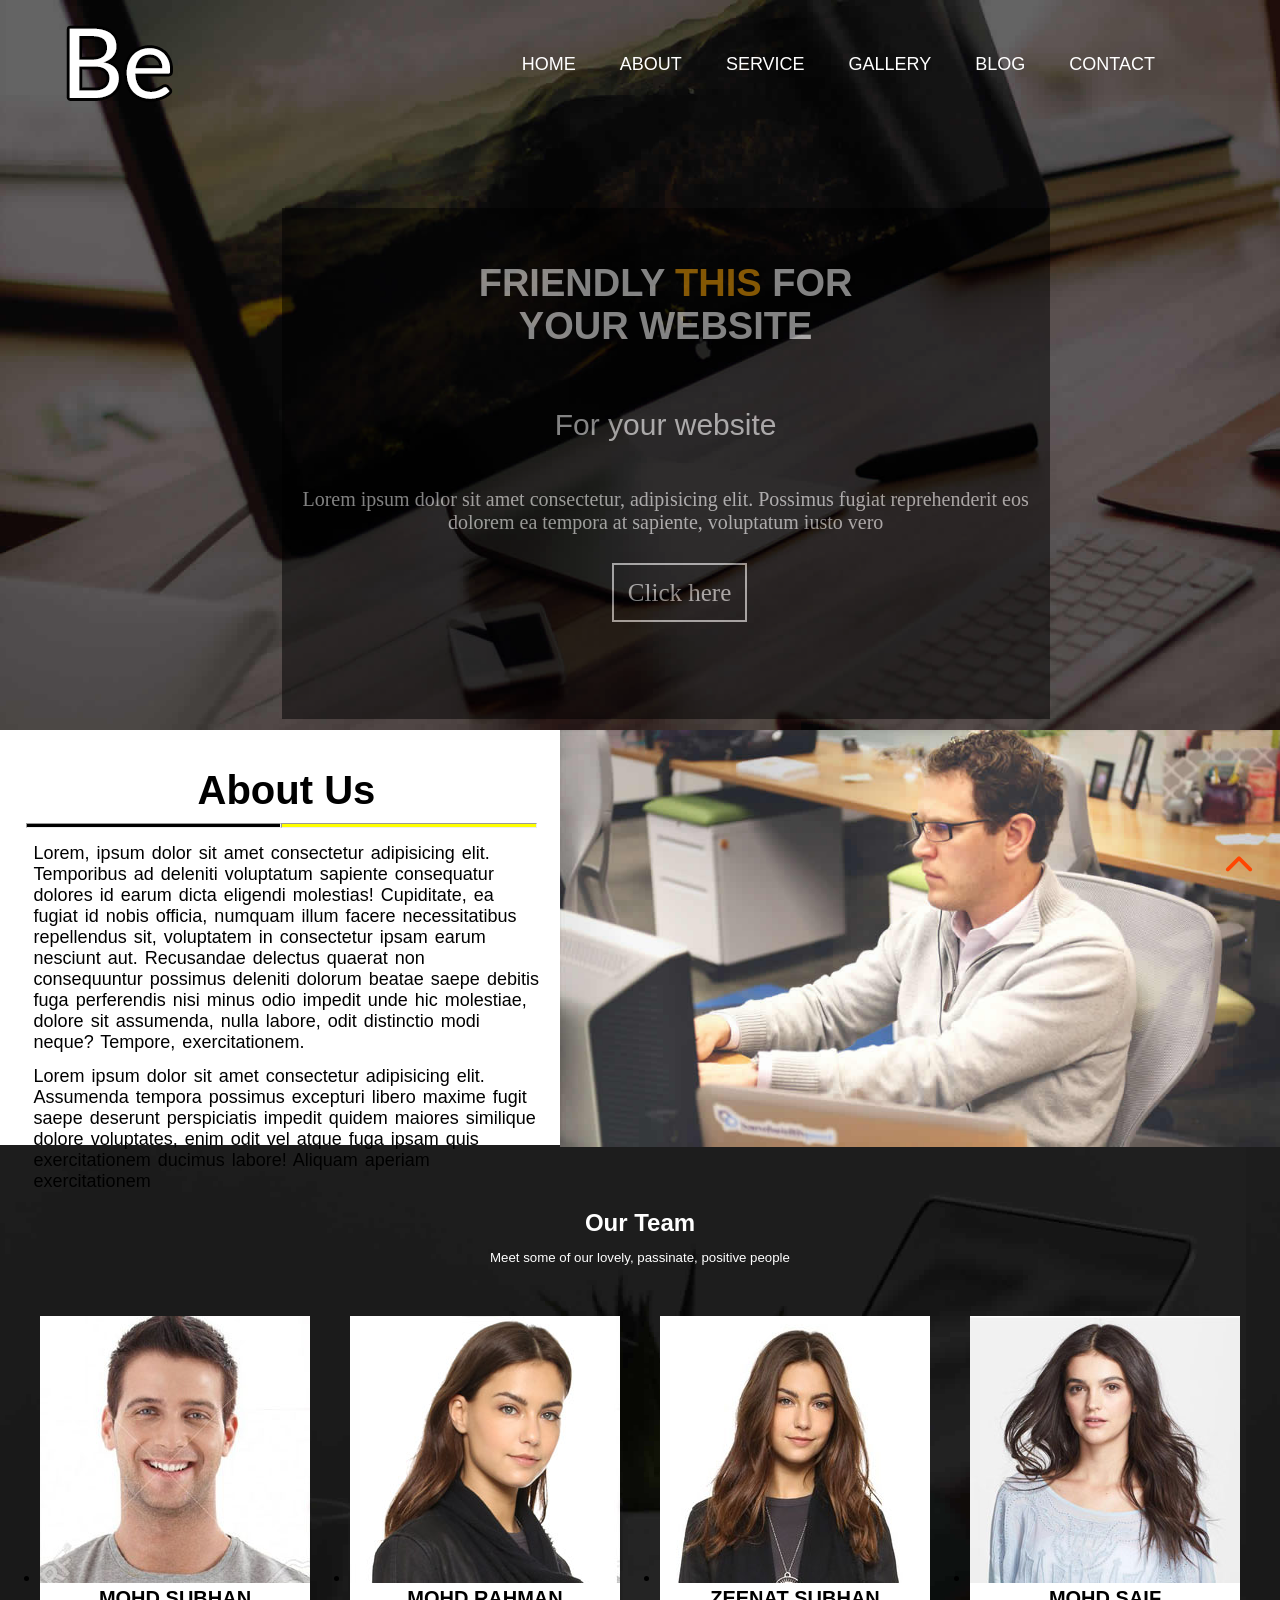
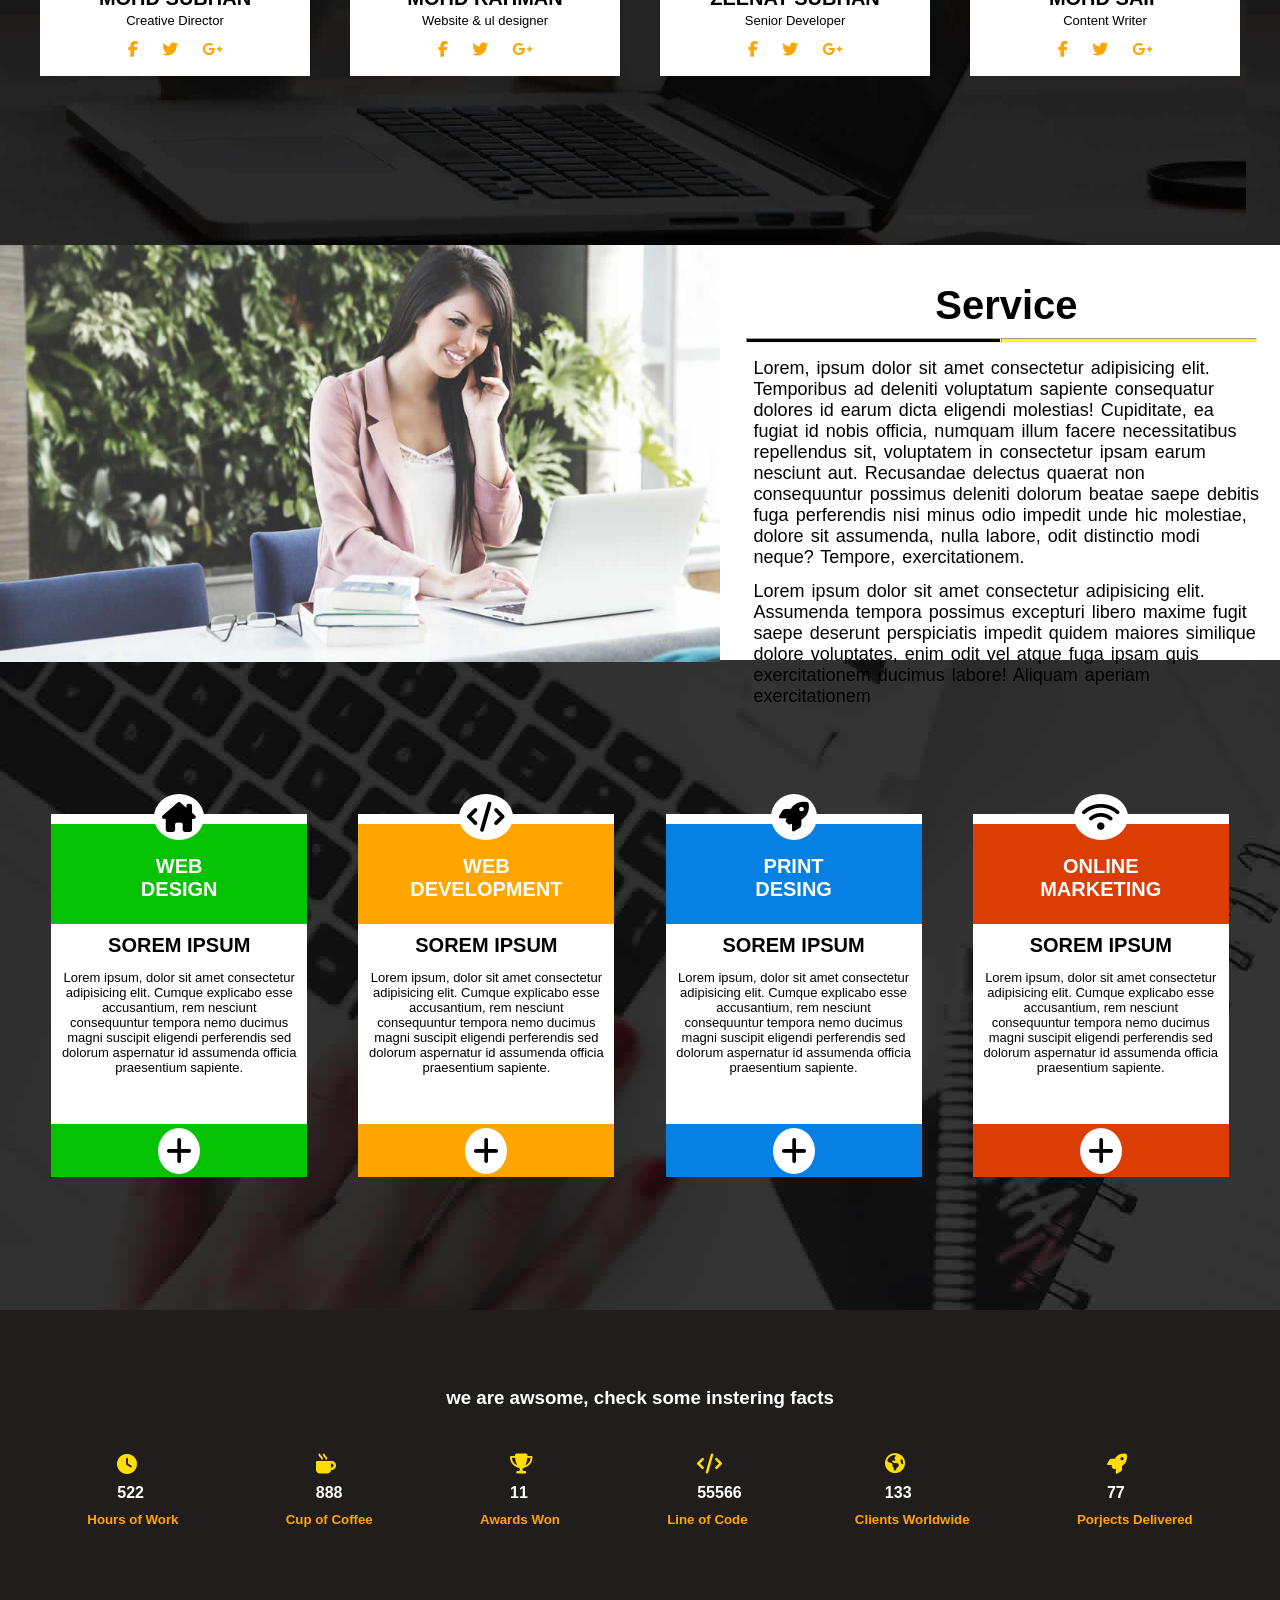
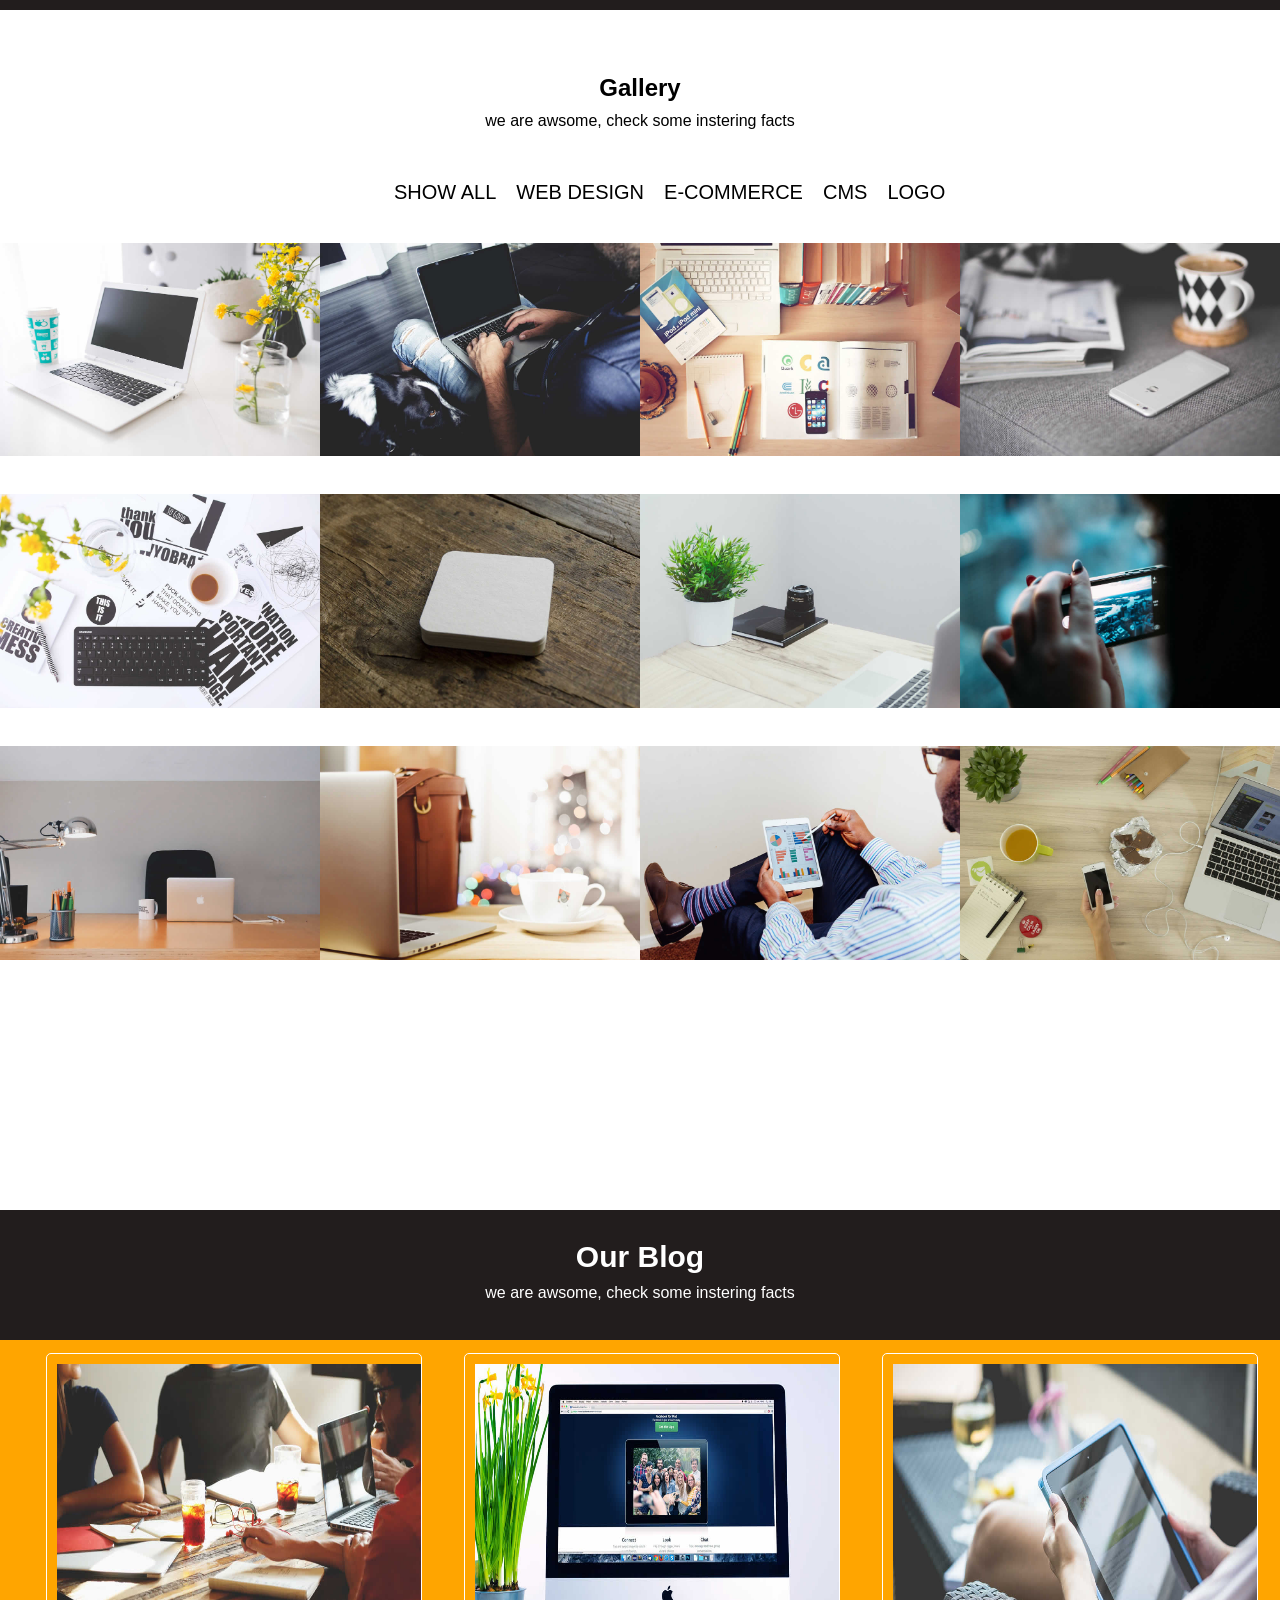
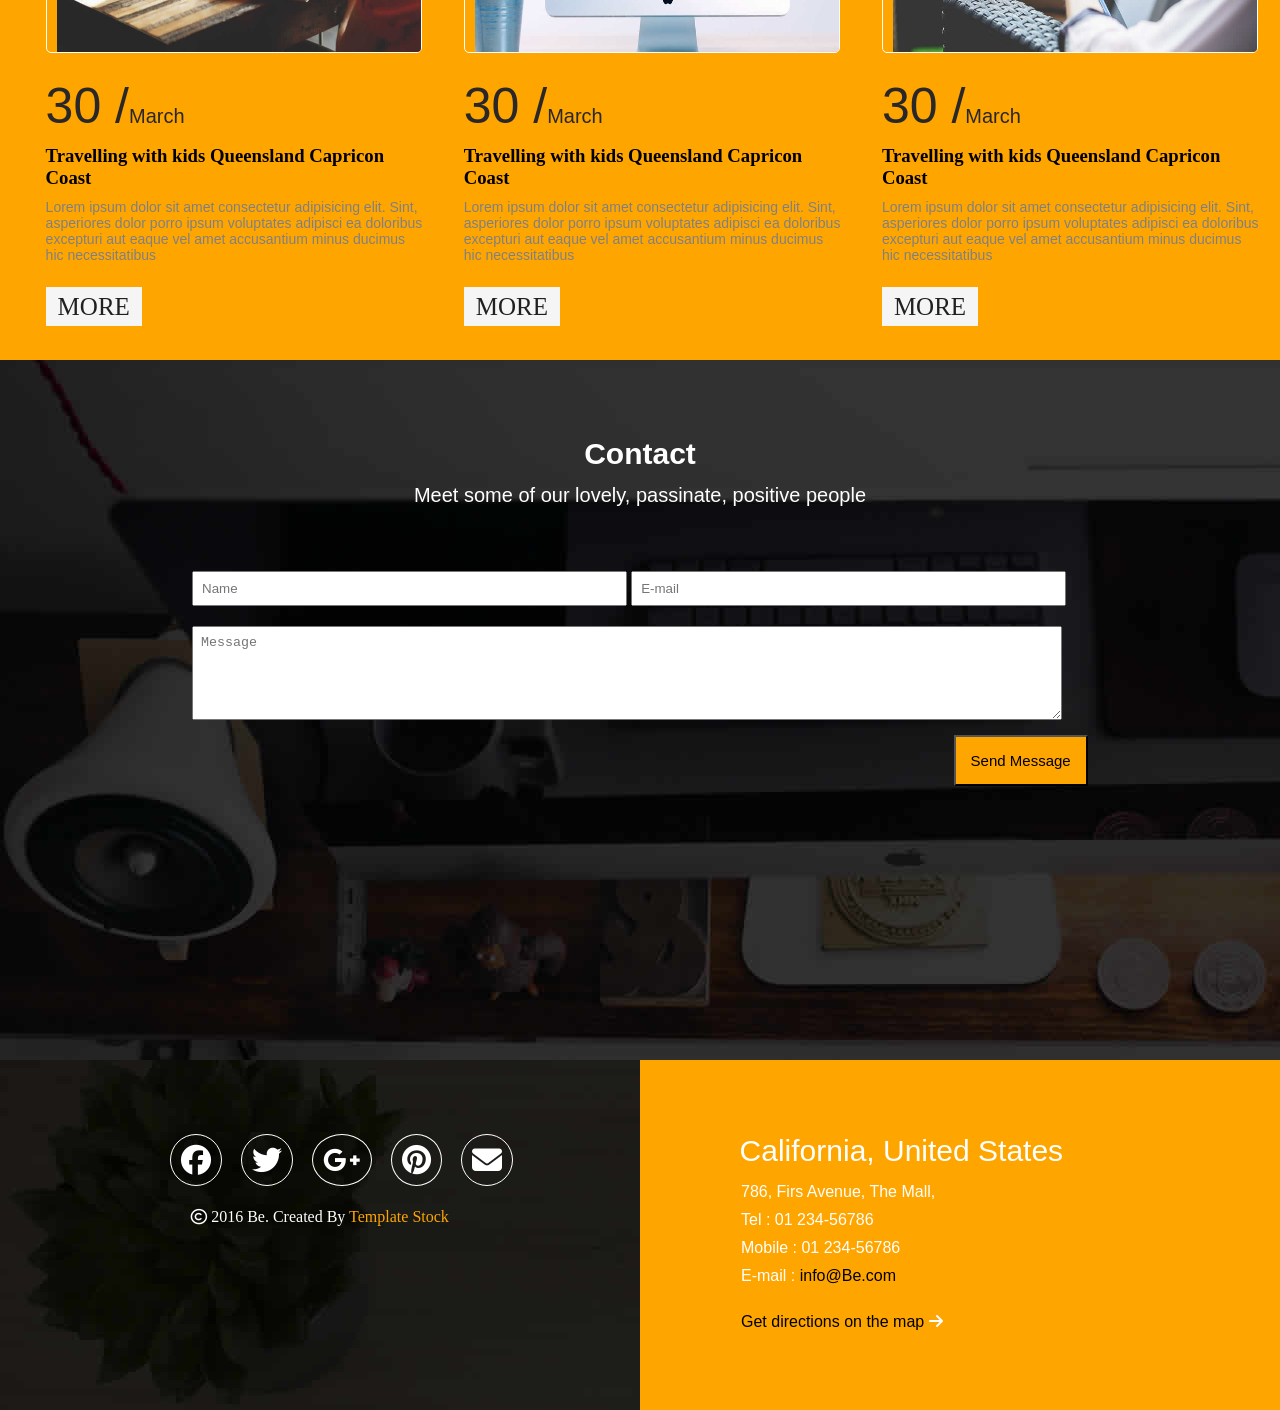
<file: Be/index.html>
<!DOCTYPE html>
<html lang="en">
  <head>
    <meta charset="UTF-8" />
    <meta name="viewport" content="width=device-width, initial-scale=1.0" />
    <title>Document</title>
    <link
      rel="stylesheet"
      href="https://cdnjs.cloudflare.com/ajax/libs/font-awesome/6.5.2/css/all.min.css"
      integrity="sha512-SnH5WK+bZxgPHs44uWIX+LLJAJ9/2PkPKZ5QiAj6Ta86w+fsb2TkcmfRyVX3pBnMFcV7oQPJkl9QevSCWr3W6A=="
      crossorigin="anonymous"
      referrerpolicy="no-referrer"
    />

    <link href="css/be.css" rel="stylesheet" />
  </head>
  <body>
    <div class="container">
      <!--container starts-->
      <!--home starts-->
      <div class="home">
        <!-- <div class="bars"><a href=""><i class="fa-solid fa-bars"></i></a></div> -->
        <img src="img/logo.png" class="logo-img" />
        <nav>
          <ul class="home-ul">
            <li><a href="">Home</a></li>
            <li><a href="#About">About</a></li>
            <li><a href="#service1">Service</a></li>
            <li><a href="#gallery">Gallery</a></li>
            <li><a href="#blog">Blog</a></li>
            <li><a href="#contact">Contact</a></li>
          </ul>
        </nav>
        <div class="black" id="black-div">
          <h2>Friendly <span> this </span> for <br />your website</h2>
          <h4>For your website</h4>
          <p>
            Lorem ipsum dolor sit amet consectetur, adipisicing elit. Possimus
            fugiat reprehenderit eos dolorem ea tempora at sapiente, voluptatum
            iusto vero
          </p>
          <a href="" class="black-work">Click here</a>
        </div>
      </div>
      <!--home ends-->
      <!--aboutUs starts-->
      <div class="aboutUs" id="About">
        <div class="about">
          <div id="div1">
            <h2>About Us</h2>
            <div id="about-hr">
              <hr id="black-hr" />
              <hr id="yellow-hr" />
            </div>
            <p>
              Lorem, ipsum dolor sit amet consectetur adipisicing elit.
              Temporibus ad deleniti voluptatum sapiente consequatur dolores id
              earum dicta eligendi molestias! Cupiditate, ea fugiat id nobis
              officia, numquam illum facere necessitatibus repellendus sit,
              voluptatem in consectetur ipsam earum nesciunt aut. Recusandae
              delectus quaerat non consequuntur possimus deleniti dolorum beatae
              saepe debitis fuga perferendis nisi minus odio impedit unde hic
              molestiae, dolore sit assumenda, nulla labore, odit distinctio
              modi neque? Tempore, exercitationem.
            </p>
            <p>
              Lorem ipsum dolor sit amet consectetur adipisicing elit. Assumenda
              tempora possimus excepturi libero maxime fugit saepe deserunt
              perspiciatis impedit quidem maiores similique dolore voluptates,
              enim odit vel atque fuga ipsam quis exercitationem ducimus labore!
              Aliquam aperiam exercitationem
            </p>
          </div>
          <div id="div2">
            <img src="img/about-img.jpg" id="aboutUs-image" />
          </div>
        </div>
      </div>
      <!--aboutUs ends-->
      <!--team starts-->
      <div class="team">
        <h2>Our Team</h2>
        <h5>Meet some of our lovely, passinate, positive people</h5>
        <ul class="black-ul">
          <li class="black-ul-li-1">
            <img src="img/team-img1.jpg" />
            <h4>Mohd subhan</h4>
            <p>Creative Director</p>
            <a href=""><i class="fa-brands fa-facebook-f"></i></a>
            <a href=""><i class="fa-brands fa-twitter"></i></a>
            <a href=""><i class="fa-brands fa-google-plus-g"></i></a>
          </li>
          <li>
            <img src="img/team-img2.jpg" />
            <h4>Mohd Rahman</h4>
            <p>Website & ul designer</p>
            <a href=""><i class="fa-brands fa-facebook-f"></i></a>
            <a href=""><i class="fa-brands fa-twitter"></i></a>
            <a href=""><i class="fa-brands fa-google-plus-g"></i></a>
          </li>
          <li class="black-ul-li-2">
            <img src="img/team-img3.jpg" />
            <h4>Zeenat subhan</h4>
            <p>Senior Developer</p>
            <a href=""><i class="fa-brands fa-facebook-f"></i></a>
            <a href=""><i class="fa-brands fa-twitter"></i></a>
            <a href=""><i class="fa-brands fa-google-plus-g"></i></a>
          </li>
          <li>
            <img src="img/team-img4.jpg" />
            <h4>Mohd saif</h4>
            <p>Content Writer</p>
            <a href=""><i class="fa-brands fa-facebook-f"></i></a>
            <a href=""><i class="fa-brands fa-twitter"></i></a>
            <a href=""><i class="fa-brands fa-google-plus-g"></i></a>
          </li>
        </ul>
      </div>
      <!--team ends -->
      <!--service starts-->
      <div class="service" id="service1">
        <div class="service-div">
          <div id="service-div1">
            <img src="img/services-img.jpg" id="service-image" />
          </div>
          <div id="service-div2">
            <h2>Service</h2>
            <div id="service-hr">
              <hr id="black-hr" />
              <hr id="yellow-hr" />
            </div>
            <p>
              Lorem, ipsum dolor sit amet consectetur adipisicing elit.
              Temporibus ad deleniti voluptatum sapiente consequatur dolores id
              earum dicta eligendi molestias! Cupiditate, ea fugiat id nobis
              officia, numquam illum facere necessitatibus repellendus sit,
              voluptatem in consectetur ipsam earum nesciunt aut. Recusandae
              delectus quaerat non consequuntur possimus deleniti dolorum beatae
              saepe debitis fuga perferendis nisi minus odio impedit unde hic
              molestiae, dolore sit assumenda, nulla labore, odit distinctio
              modi neque? Tempore, exercitationem.
            </p>
            <p>
              Lorem ipsum dolor sit amet consectetur adipisicing elit. Assumenda
              tempora possimus excepturi libero maxime fugit saepe deserunt
              perspiciatis impedit quidem maiores similique dolore voluptates,
              enim odit vel atque fuga ipsam quis exercitationem ducimus labore!
              Aliquam aperiam exercitationem
            </p>
          </div>
        </div>
      </div>
      <!--service ends-->
      <!--service2 starts-->
      <div class="service2">
        <ul class="service2-ul">
          <li class="service2-ul-li-1">
            <i class="fa-solid fa-house-chimney"></i>
            <div class="green">
              <h2>Web <br />design</h2>
              <div class="white">
                <h4>sorem ipsum</h4>
                <p>
                  Lorem ipsum, dolor sit amet consectetur adipisicing elit.
                  Cumque explicabo esse accusantium, rem nesciunt consequuntur
                  tempora nemo ducimus magni suscipit eligendi perferendis sed
                  dolorum aspernatur id assumenda officia praesentium sapiente.
                </p>
              </div>
              <div class="plus"><i class="fa-solid fa-plus"></i></div>
            </div>
          </li>
          <li class="service2-ul-li-2">
            <i class="fa-solid fa-code"></i>
            <div class="orange">
              <h2>Web <br />development</h2>
              <div class="white">
                <h4>sorem ipsum</h4>
                <p>
                  Lorem ipsum, dolor sit amet consectetur adipisicing elit.
                  Cumque explicabo esse accusantium, rem nesciunt consequuntur
                  tempora nemo ducimus magni suscipit eligendi perferendis sed
                  dolorum aspernatur id assumenda officia praesentium sapiente.
                </p>
              </div>
              <div class="plus"><i class="fa-solid fa-plus"></i></div>
            </div>
          </li>
          <li class="service2-ul-li-3">
            <i class="fa-solid fa-rocket"></i>
            <div class="blue">
              <h2>print <br />desing</h2>
              <div class="white">
                <h4>sorem ipsum</h4>
                <p>
                  Lorem ipsum, dolor sit amet consectetur adipisicing elit.
                  Cumque explicabo esse accusantium, rem nesciunt consequuntur
                  tempora nemo ducimus magni suscipit eligendi perferendis sed
                  dolorum aspernatur id assumenda officia praesentium sapiente.
                </p>
              </div>
              <div class="plus"><i class="fa-solid fa-plus"></i></div>
            </div>
          </li>
          <li class="service2-ul-li-4">
            <i class="fa-solid fa-wifi"></i>
            <div class="orangered">
              <h2>online <br />marketing</h2>
              <div class="white">
                <h4>sorem ipsum</h4>
                <p>
                  Lorem ipsum, dolor sit amet consectetur adipisicing elit.
                  Cumque explicabo esse accusantium, rem nesciunt consequuntur
                  tempora nemo ducimus magni suscipit eligendi perferendis sed
                  dolorum aspernatur id assumenda officia praesentium sapiente.
                </p>
              </div>
              <div class="plus"><i class="fa-solid fa-plus"></i></div>
            </div>
          </li>
        </ul>
      </div>
      <!--team ends -->
      <!--icons start-->
      <div class="icons">
        <h3>we are awsome, check some instering facts</h3>
        <ul class="icons-ul">
          <li>
            <i class="fa-solid fa-clock"></i>
            <h4>522</h4>
            <h5>Hours of Work</h5>
          </li>
          <li>
            <i class="fa-solid fa-mug-hot"></i>
            <h4>888</h4>
            <h5>Cup of Coffee</h5>
          </li>
          <li>
            <i class="fa-solid fa-trophy"></i>
            <h4>11</h4>
            <h5>Awards Won</h5>
          </li>
          <li>
            <i class="fa-solid fa-code"></i>
            <h4>55566</h4>
            <h5>Line of Code</h5>
          </li>
          <li>
            <i class="fa-solid fa-earth-americas"></i>
            <h4>133</h4>
            <h5>Clients Worldwide</h5>
          </li>
          <li>
            <i class="fa-solid fa-rocket"></i>
            <h4>77</h4>
            <h5>Porjects Delivered</h5>
          </li>
        </ul>
      </div>
      <!--icons ends-->
      <!--gallery starts-->
      <div class="gallery" id="gallery">
        <h2>Gallery</h2>
        <h4>we are awsome, check some instering facts</h4>
        <div class="gallery-nav">
          <ul class="gallery-ul">
            <li><a href="">Show all</a></li>
            <li><a href="">Web design</a></li>
            <li><a href="">E-commerce</a></li>
            <li><a href="">Cms</a></li>
            <li><a href="">logo</a></li>
          </ul>
        </div>
        <div class="image-row1">
          <img src="./img/gallery/emp-1.jpg" />
          <img src="./img/gallery/emp-2.jpg" />
          <img src="./img/gallery/emp-3.jpg" />
          <img src="./img/gallery/emp-4.jpg" />
        </div>
        <div class="image-row2">
          <img src="./img/gallery/emp-5.jpg" />
          <img src="./img/gallery/emp-6.jpg" />
          <img src="./img/gallery/emp-7.jpg" />
          <img src="./img/gallery/emp-8.jpg" />
        </div>
        <div class="image-row3">
          <img src="./img/gallery/emp-9.jpg" />
          <img src="./img/gallery/emp-10.jpg" />
          <img src="./img/gallery/emp-11.jpg" />
          <img src="./img/gallery/emp-12.jpg" />
        </div>
      </div>
      <!--gallery ends-->
      <!--blog starts-->
      <div class="blog" id="blog">
        <div class="blog-header">
          <h2>Our Blog</h2>
          <h4>we are awsome, check some instering facts</h4>
        </div>
        <div class="blog-main">
          <div class="blog-context">
            <div class="blog1">
              <img src="./img/blog1.jpg" />
              <div class="Content">
                <h1>30 /<span>March</span></h1>
                <h3>Travelling with kids Queensland Capricon Coast</h3>
                <p>
                  Lorem ipsum dolor sit amet consectetur adipisicing elit. Sint,
                  asperiores dolor porro ipsum voluptates adipisci ea doloribus
                  excepturi aut eaque vel amet accusantium minus ducimus hic
                  necessitatibus
                </p>
                <a href="">More</a>
              </div>
            </div>
            <div class="blog2">
              <img src="./img/blog2.jpg" />
              <div class="Content">
                <h1>30 /<span>March</span></h1>
                <h3>Travelling with kids Queensland Capricon Coast</h3>
                <p>
                  Lorem ipsum dolor sit amet consectetur adipisicing elit. Sint,
                  asperiores dolor porro ipsum voluptates adipisci ea doloribus
                  excepturi aut eaque vel amet accusantium minus ducimus hic
                  necessitatibus
                </p>
                <a href="">More</a>
              </div>
            </div>
            <div class="blog3">
              <img src="./img/blog3.jpg" />
              <div class="Content">
                <h1>30 /<span>March</span></h1>
                <h3>Travelling with kids Queensland Capricon Coast</h3>
                <p>
                  Lorem ipsum dolor sit amet consectetur adipisicing elit. Sint,
                  asperiores dolor porro ipsum voluptates adipisci ea doloribus
                  excepturi aut eaque vel amet accusantium minus ducimus hic
                  necessitatibus
                </p>
                <a href="">More</a>
              </div>
            </div>
          </div>
        </div>
      </div>
      <!--blog ends-->
      <!--contact starts-->
      <div class="contact" id="contact">
        <h2>Contact</h2>
        <h4>Meet some of our lovely, passinate, positive people</h4>
        <form>
          <div class="contact-div">
            <input type="text" placeholder="Name" />
            <input type="email" placeholder="E-mail" />
            <textarea placeholder="Message"></textarea>
          </div>
          <input type="submit" value="Send Message" />
        </form>
      </div>
      <!--contact ends-->
      <!--copyright starts-->
      <div class="copy">
        <div class="copy-div1">
          <div class="Beicons">
            <i class="fa-brands fa-facebook"></i>
            <i class="fa-brands fa-twitter"></i>
            <i class="fa-brands fa-google-plus-g"></i>
            <i class="fa-brands fa-pinterest"></i>
            <i class="fa-solid fa-envelope"></i>
          </div>
          <h2>
            <i class="fa-regular fa-copyright"></i> 2016 Be. Created By
            <span>Template Stock</span>
          </h2>
        </div>
        <div class="copy-div2">
          <h2>California, United States</h2>
          <h3>786, Firs Avenue, The Mall,</h3>
          <h3>Tel : 01 234-56786</h3>
          <h3>Mobile : 01 234-56786</h3>
          <h3>E-mail : <a href="">info@Be.com</a></h3>
          <br />
          <h3>
            <a
              href="https://www.google.com/maps/search/California,+United+States+786,+Firs+Avenue,+The+Mall,/@37.1514612,-124.5948433,6z/data=!3m1!4b1?authuser=0&entry=ttu"
              >Get directions on the map </a
            ><i class="fa-solid fa-arrow-right"></i>
          </h3>
        </div>
      </div>
      <!--copyright ends-->
      <a href="" class="arrow"><i class="fa-solid fa-chevron-up"></i></a>
    </div>
    <!--container ends-->
  </body>
</html>
</file>
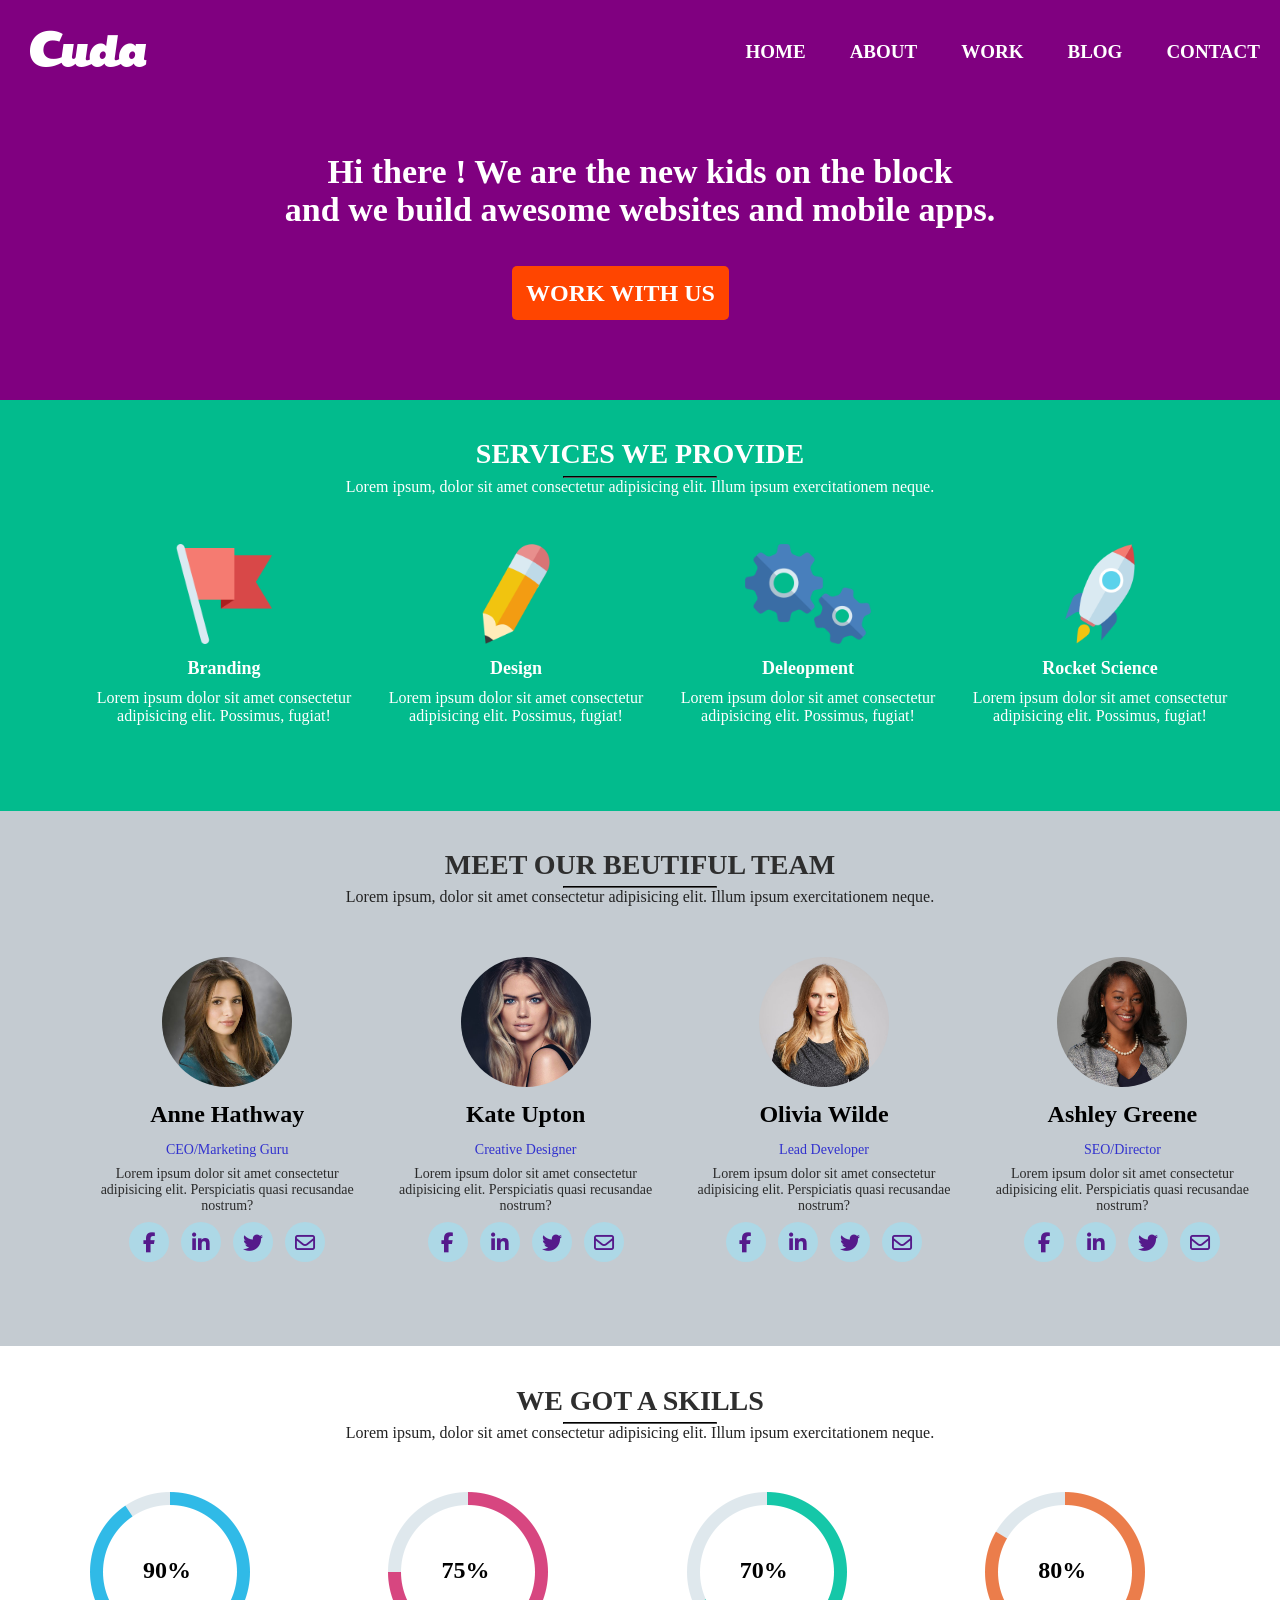
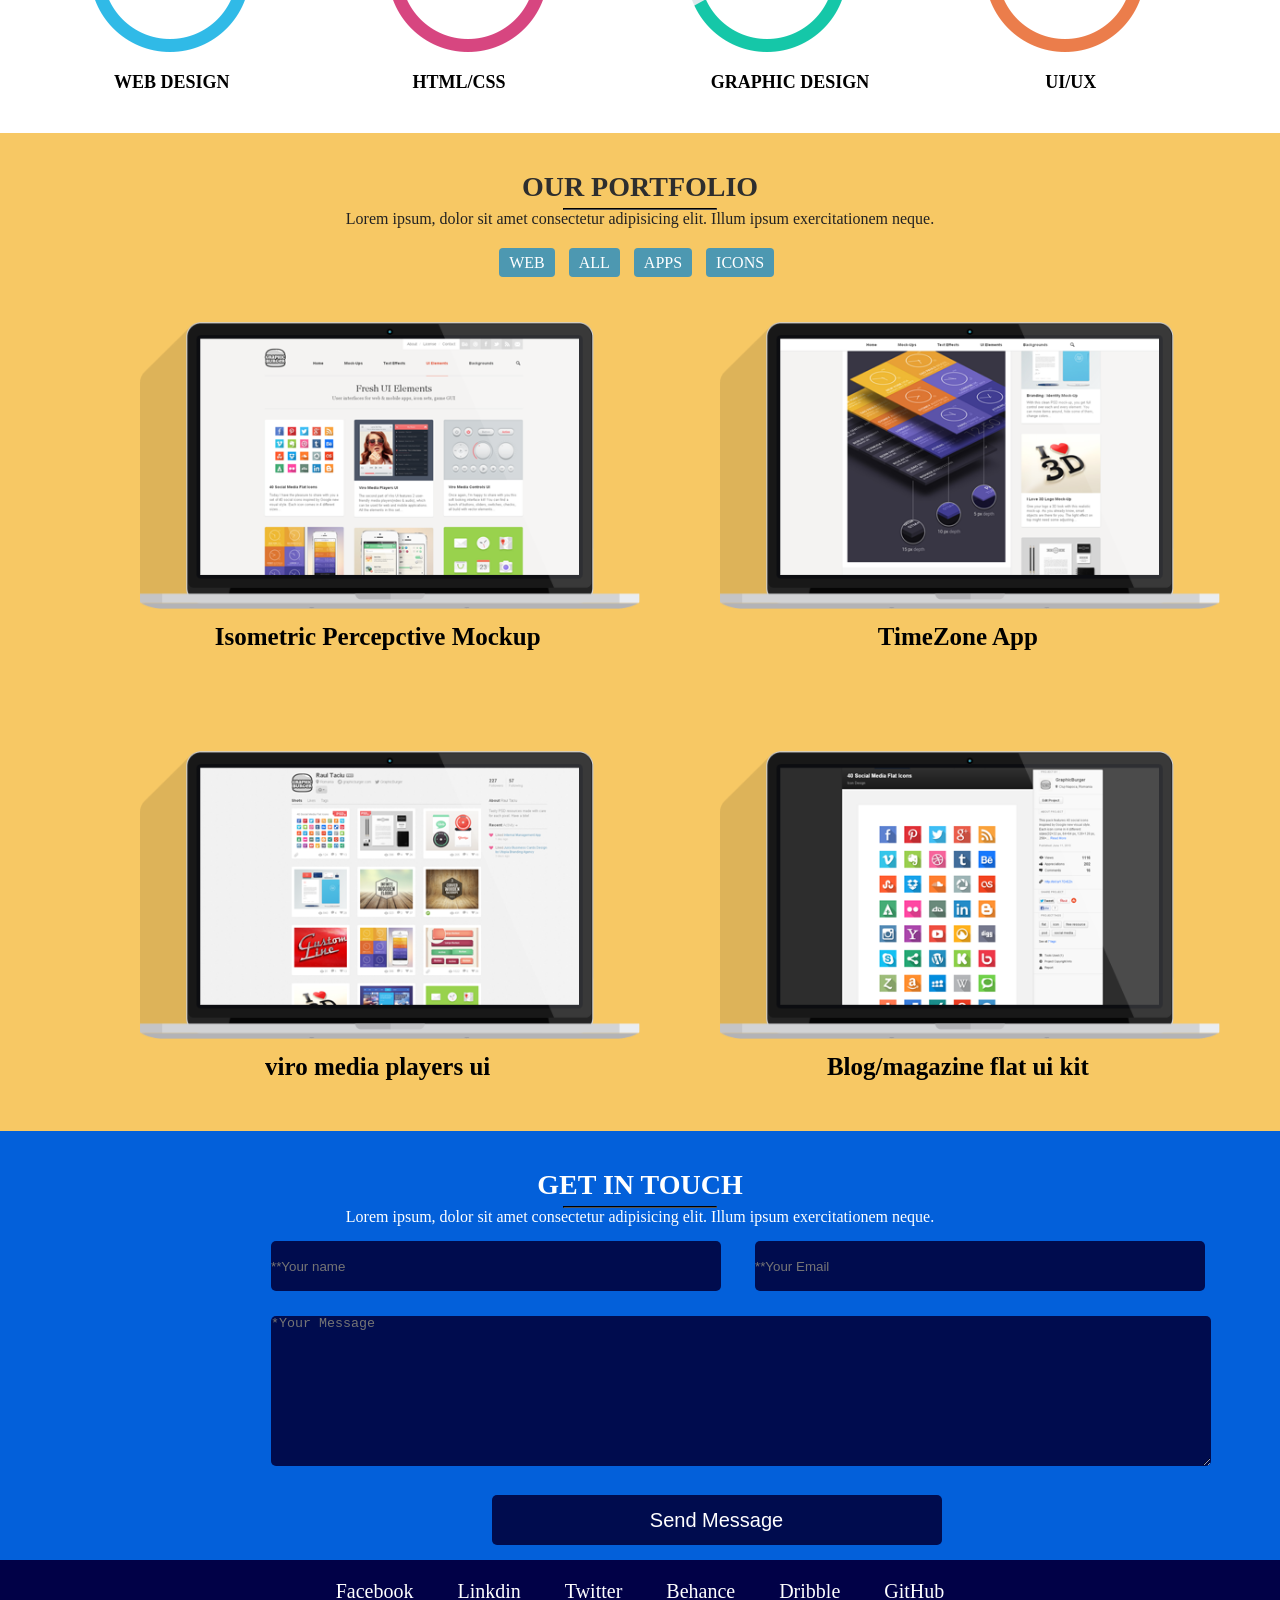
<file: Cuda/index.html>
<!DOCTYPE html>
<html lang="en">
  <head>
    <meta charset="UTF-8" />
    <meta name="viewport" content="width=device-width, initial-scale=1.0" />
    <title>Cuda</title>
    <link
      rel="stylesheet"
      href="https://cdnjs.cloudflare.com/ajax/libs/font-awesome/6.5.2/css/all.min.css"
      integrity="sha512-SnH5WK+bZxgPHs44uWIX+LLJAJ9/2PkPKZ5QiAj6Ta86w+fsb2TkcmfRyVX3pBnMFcV7oQPJkl9QevSCWr3W6A=="
      crossorigin="anonymous"
      referrerpolicy="no-referrer"
    />

    <link href="css/index.css" rel="stylesheet" />
  </head>
  <body>
    <div class="container">
      <div class="purple">
        <div class="bars">
          <a href=""><i class="fa-solid fa-bars"></i></a>
        </div>

        <img src="assets/logo.png" class="purple-img" />
        <ul class="purple-ul">
          <li><a href="">Home</a></li>
          <li><a href="">About</a></li>
          <li><a href="">Work</a></li>
          <li><a href="">Blog</a></li>
          <li><a href="">Contact</a></li>
        </ul>
        <h2 class="purple-h2">
          Hi there ! We are the new kids on the block <br />
          and we build awesome websites and mobile apps.
        </h2>

        <a href="" class="purple-work">WORK WITH US</a>
      </div>
      <!--purple is end here-->

      <div class="green">
        <h3>SERVICES WE PROVIDE</h3>
        <hr />
        <p class="green-p-1">
          Lorem ipsum, dolor sit amet consectetur adipisicing elit. Illum ipsum
          exercitationem neque.
        </p>

        <ul class="green-ul">
          <li class="li-cmn-1">
            <img src="assets/flag.png" />
            <h4>Branding</h4>
            <p>
              Lorem ipsum dolor sit amet consectetur adipisicing elit. Possimus,
              fugiat!
            </p>
          </li>
          <li class="li-cmn-1">
            <img src="assets/pencile.png" />
            <h4>Design</h4>
            <p>
              Lorem ipsum dolor sit amet consectetur adipisicing elit. Possimus,
              fugiat!
            </p>
          </li>

          <li class="li-cmn-2">
            <img src="assets/setti.png" height="100px" />
            <h4>Deleopment</h4>
            <p>
              Lorem ipsum dolor sit amet consectetur adipisicing elit. Possimus,
              fugiat!
            </p>
          </li>

          <li class="li-cmn-2">
            <img src="assets/rok.png" />
            <h4>Rocket Science</h4>
            <p>
              Lorem ipsum dolor sit amet consectetur adipisicing elit. Possimus,
              fugiat!
            </p>
          </li>
        </ul>
      </div>
      <!--green is end here-->
      <div class="white">
        <h3 style="color: rgb(46, 46, 46)">MEET OUR BEUTIFUL TEAM</h3>
        <hr />
        <p class="green-p-1" style="color: rgb(34, 34, 34)">
          Lorem ipsum, dolor sit amet consectetur adipisicing elit. Illum ipsum
          exercitationem neque.
        </p>

        <ul class="white-ul">
          <li class="white-ul-li-1">
            <img src="assets/anne-hathaway.jpg" />
            <h4>Anne Hathway</h4>
            <p>CEO/Marketing Guru</p>
            <p class="white-p-1">
              Lorem ipsum dolor sit amet consectetur adipisicing elit.
              Perspiciatis quasi recusandae nostrum?
            </p>
            <a href=""><i class="fa-brands fa-facebook-f"></i></a>
            <a href=""><i class="fa-brands fa-linkedin-in"></i></a>
            <a href=""><i class="fa-brands fa-twitter"></i></a>
            <a href=""><i class="fa-regular fa-envelope"></i></a>
          </li>
          <li>
            <img src="assets/Kate-Upton.jpg" />
            <h4>Kate Upton</h4>
            <p>Creative Designer</p>
            <p class="white-p-1">
              Lorem ipsum dolor sit amet consectetur adipisicing elit.
              Perspiciatis quasi recusandae nostrum?
            </p>
            <a href=""><i class="fa-brands fa-facebook-f"></i></a>
            <a href=""><i class="fa-brands fa-linkedin-in"></i></a>
            <a href=""><i class="fa-brands fa-twitter"></i></a>
            <a href=""><i class="fa-regular fa-envelope"></i></a>
          </li>

          <li class="white-ul-li-2">
            <img src="assets/Olivia-Wilde.jpg" />
            <h4>Olivia Wilde</h4>
            <p>Lead Developer</p>
            <p class="white-p-1">
              Lorem ipsum dolor sit amet consectetur adipisicing elit.
              Perspiciatis quasi recusandae nostrum?
            </p>
            <a href=""><i class="fa-brands fa-facebook-f"></i></a>
            <a href=""><i class="fa-brands fa-linkedin-in"></i></a>
            <a href=""><i class="fa-brands fa-twitter"></i></a>
            <a href=""><i class="fa-regular fa-envelope"></i></a>
          </li>
          <li>
            <img src="assets/Ashley-Greene.jpg" />
            <h4>Ashley Greene</h4>
            <p>SEO/Director</p>
            <p class="white-p-1">
              Lorem ipsum dolor sit amet consectetur adipisicing elit.
              Perspiciatis quasi recusandae nostrum?
            </p>
            <a href=""><i class="fa-brands fa-facebook-f"></i></a>
            <a href=""><i class="fa-brands fa-linkedin-in"></i></a>
            <a href=""><i class="fa-brands fa-twitter"></i></a>
            <a href=""><i class="fa-regular fa-envelope"></i></a>
          </li>
        </ul>
      </div>
      <!--white is end here-->

      <div class="grey">
        <h3 style="color: rgb(46, 46, 46)">WE GOT A SKILLS</h3>
        <hr />
        <p class="green-p-1" style="color: rgb(34, 34, 34)">
          Lorem ipsum, dolor sit amet consectetur adipisicing elit. Illum ipsum
          exercitationem neque.
        </p>

        <ul class="grey-ul">
          <li class="grey-li">
            <div class="grey-li-1"><span>90%</span></div>
            <h5>Web Design</h5>
          </li>
          <li class="grey-li2">
            <div class="grey-li-2"><span>75%</span></div>
            <h5>HTML/CSS</h5>
          </li>
          <li class="grey-li3" style="margin-top: 20px">
            <div class="grey-li-3"><span>70%</span></div>
            <h5>Graphic Design</h5>
          </li>

          <li class="grey-li2">
            <div class="grey-li-4"><span>80%</span></div>
            <h5 style="padding-left: 60px">UI/UX</h5>
          </li>
        </ul>
      </div>
      <!--GREY IS end here-->

      <div class="pitch">
        <h3 style="color: rgb(46, 46, 46)">OUR PORTFOLIO</h3>
        <hr />
        <p class="green-p-1" style="color: rgb(34, 34, 34); padding-bottom: 2%">
          Lorem ipsum, dolor sit amet consectetur adipisicing elit. Illum ipsum
          exercitationem neque.
        </p>
        <a href="" class="tab tab1">WEB</a>
        <a href="" class="tab">ALL</a>
        <a href="" class="tab">APPS</a>
        <a href="" class="tab">ICONS</a>

        <ul class="pitch-ul">
          <li>
            <img src="assets/timezone.png" />
            <p>Isometric Percepctive Mockup</p>
          </li>
          <li>
            <img src="assets/isomatric.png" />
            <p>TimeZone App</p>
          </li>
          <li>
            <img src="assets/viro.png" />
            <p>viro media players ui</p>
          </li>
          <li>
            <img src="assets/blog.png" />
            <p>Blog/magazine flat ui kit</p>
          </li>
        </ul>
      </div>
      <!--pitch is end here-->

      <div class="blue">
        <h3>GET IN TOUCH</h3>
        <hr />
        <p class="green-p-1">
          Lorem ipsum, dolor sit amet consectetur adipisicing elit. Illum ipsum
          exercitationem neque.
        </p>

        <form>
          <input type="text" placeholder="**Your name" />
          <input type="text" placeholder="**Your Email" /><br />
          <textarea class="textarea" placeholder="*Your Message"></textarea
          ><br />
          <input type="submit" value="Send Message" />
        </form>
        <div class="footer">
          <a href="" class="footer-a">Facebook</a>
          <a href="" class="footer-a">Linkdin</a>
          <a href="" class="footer-a">Twitter</a>
          <a href="" class="footer-a a">Behance</a>
          <a href="" class="footer-a a">Dribble</a>
          <a href="" class="footer-a git a">GitHub</a>
        </div>
      </div>
    </div>
    <!--container is end here-->
  </body>
</html>
</file>
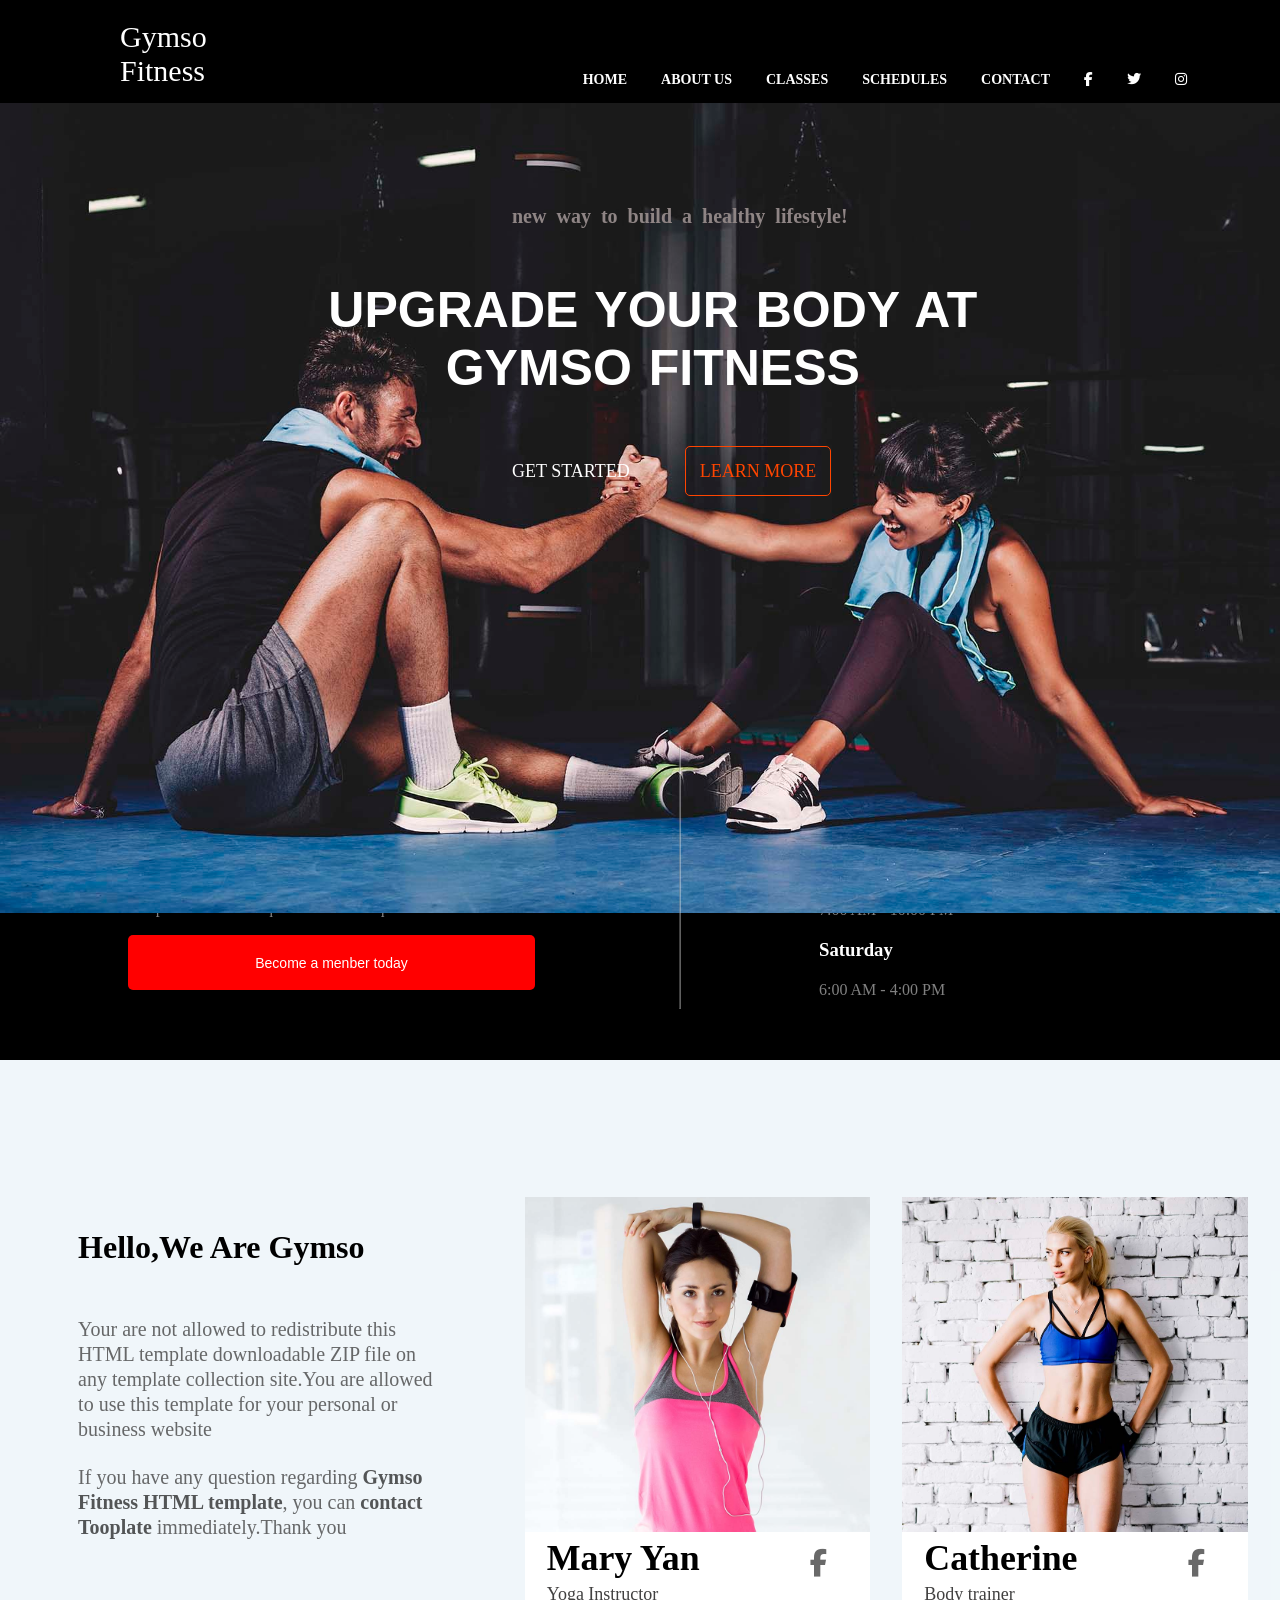
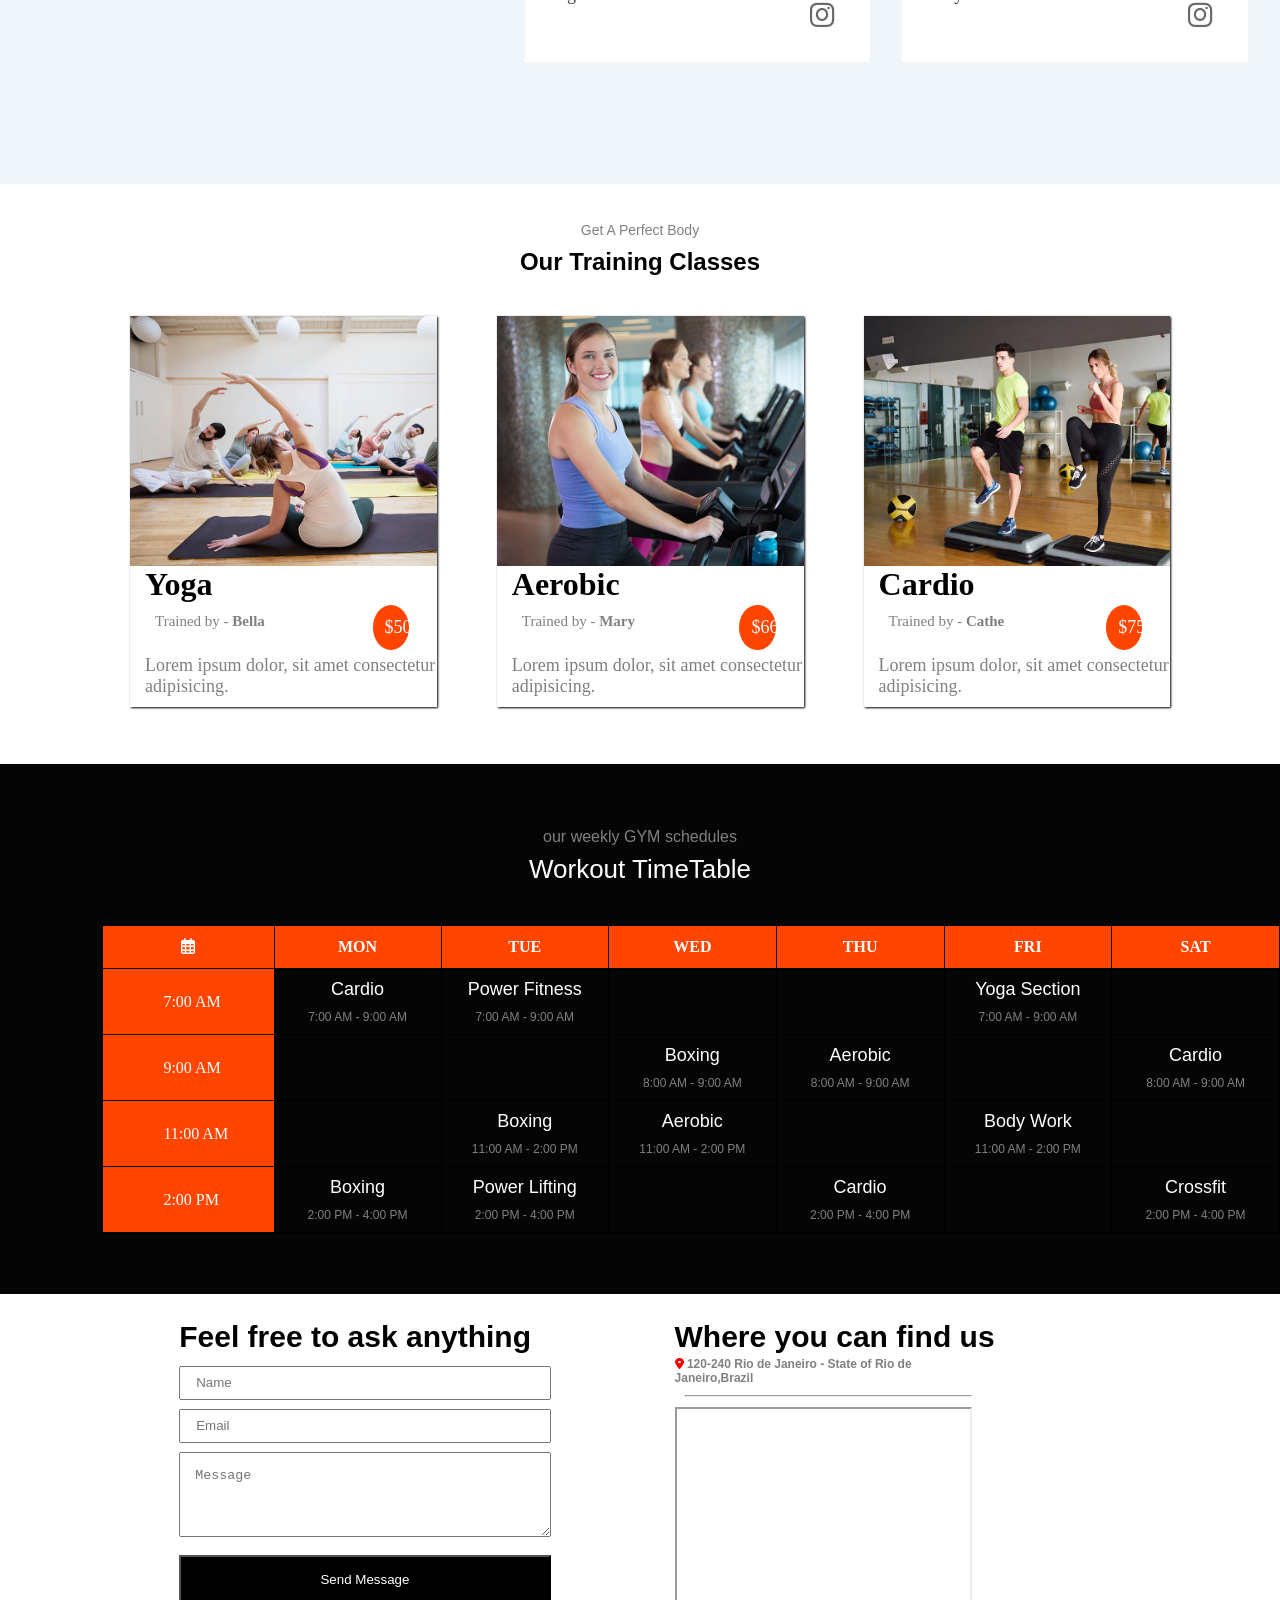
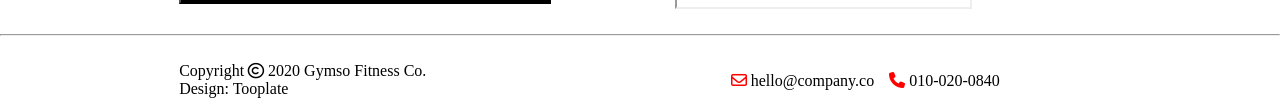
<file: Gymtso-Fitnesss/index.html>
<!DOCTYPE html>
<html lang="en">
  <head>
    <meta charset="UTF-8" />
    <meta name="viewport" content="width=device-width, initial-scale=1.0" />
    <title>Gymtso-Fitness</title>
    <link
      rel="stylesheet"
      href="https://cdnjs.cloudflare.com/ajax/libs/font-awesome/6.5.2/css/all.min.css"
      integrity="sha512-SnH5WK+bZxgPHs44uWIX+LLJAJ9/2PkPKZ5QiAj6Ta86w+fsb2TkcmfRyVX3pBnMFcV7oQPJkl9QevSCWr3W6A=="
      crossorigin="anonymous"
      referrerpolicy="no-referrer"
    />

    <link href="css/index.css" rel="stylesheet" />
  </head>
  <body>
    <div class="container">
      <!--container starts here -->
      <div class="black">
        <!--black starts here -->
        <div class="bars">
          <a href=""><i class="fa-solid fa-bars"></i></a>
        </div>
        <div class="black-b-1">Gymso Fitness</div>
        <ul class="black-ul">
          <li><a href="">Home</a></li>
          <li><a href="">About us</a></li>
          <li><a href="">Classes</a></li>
          <li><a href="">Schedules</a></li>
          <li><a href="">Contact</a></li>
          <li>
            <a href=""><i class="fa-brands fa-facebook-f"></i></a>
          </li>
          <li>
            <a href=""><i class="fa-brands fa-twitter"></i></a>
          </li>
          <li>
            <a href=""><i class="fa-brands fa-instagram"></i></a>
          </li>
        </ul>
        <div class="black-div1">
          <h2 class="black-h2">new way to build a healthy lifestyle!</h2>
          <h4 class="black-h4">UPGRADE YOUR BODY AT <br />GYMSO FITNESS</h4>
          <a href="" class="black-work1">GET STARTED</a>
          <a href="" class="black-work2">LEARN MORE</a>
        </div>
      </div>
      <!--black ends here -->
      <div class="black2">
        <!--black2 starts here -->
        <div class="black2-div1">
          <h1>New to the gymso?</h1>
          <h3>Your membership is up to 2 month FREE<br />($62.50 pre month)</h3>
          <p>
            Lorem ipsum dolor sit amet consectetur adipisicing elit. Explicabo
            ducimus quae soluta ad itaque nostrum.
          </p>
          <button type="submit" class="black2-work2">
            Become a menber today
          </button>
        </div>
        <hr />
        <div class="black2-div2">
          <h1>Working hours</h1>
          <h3>Sunday : Closed</h3>
          <h3>Monday - Friday</h3>
          <p>7:00 AM - 10:00 PM</p>
          <h3>Saturday</h3>
          <p>6:00 AM - 4:00 PM</p>
        </div>
      </div>
      <!--black2 ends here -->
      <div id="AboutUs">
        <!--grey start here -->
        <div class="AboutUsBoxes" id="AboutUsBox1">
          <h1>Hello,We Are Gymso</h1>
          <p>
            Your are not allowed to redistribute this HTML template downloadable
            ZIP file on any template collection site.You are allowed to use this
            template for your personal or business website
          </p>
          <p>
            If you have any question regarding
            <span>Gymso Fitness HTML template</span>, you can
            <span>contact Tooplate</span> immediately.Thank you
          </p>
        </div>
        <div class="AboutUsBoxes" id="AboutUsBox2">
          <div class="AboutUsBoxImages" id="AboutUsBox2Img"></div>
          <div class="AboutUsBoxContent" id="AboutUsBox2Content">
            <div class="TrainerInfo">
              <h1>Mary Yan</h1>
              <p>Yoga Instructor</p>
            </div>
            <div class="TrainerSocial-icons">
              <a href=""><i class="fa-brands fa-facebook-f"></i></a>
              <a href=""><i class="fa-brands fa-instagram"></i></a>
            </div>
          </div>
        </div>
        <div class="AboutUsBoxes" id="AboutUsBox3">
          <div class="AboutUsBoxImages" id="AboutUsBox3Img"></div>
          <div class="AboutUsBoxContent" id="AboutUsBox3Content">
            <div class="TrainerInfo">
              <h1>Catherine</h1>
              <p>Body trainer</p>
            </div>
            <div class="TrainerSocial-icons">
              <a href=""><i class="fa-brands fa-facebook-f"></i></a>
              <a href=""><i class="fa-brands fa-instagram"></i></a>
            </div>
          </div>
        </div>
      </div>
      <!--grey ends here -->
      <div class="white">
        <!--white start here-->
        <div class="white-div1">
          <h4>Get A Perfect Body</h4>
          <h2>Our Training Classes</h2>
        </div>
        <div class="white-class">
          <div class="class" id="yoga">
            <div class="WhiteImages1"></div>
            <div class="WhiteContent" id="White1Content">
              <div class="ClassInfo">
                <h1>Yoga</h1>
                <h3>Trained by - <b>Bella</b></h3>
                <div class="Classprice">
                  <p>$50</p>
                </div>
                <p>Lorem ipsum dolor, sit amet consectetur adipisicing.</p>
              </div>
            </div>
          </div>
          <div class="class" id="aerobic">
            <div class="WhiteImages2"></div>
            <div class="WhiteContent" id="White2Content">
              <div class="ClassInfo">
                <h1>Aerobic</h1>
                <h3>Trained by - <b>Mary</b></h3>
                <div class="Classprice">
                  <p>$66</p>
                </div>
                <p>Lorem ipsum dolor, sit amet consectetur adipisicing.</p>
              </div>
            </div>
          </div>
          <div class="class" id="cardio">
            <div class="WhiteImages3"></div>
            <div class="WhiteContent" id="White3Content">
              <div class="ClassInfo">
                <h1>Cardio</h1>
                <h3>Trained by - <b>Cathe</b></h3>
                <div class="Classprice">
                  <p>$75</p>
                </div>
                <p>Lorem ipsum dolor, sit amet consectetur adipisicing.</p>
              </div>
            </div>
          </div>
        </div>
      </div>
      <!--white ends here-->
      <div class="blackTable">
        <!--blackTable start here-->
        <div class="table-div">
          <h4>our weekly GYM schedules</h4>
          <h2>Workout TimeTable</h2>
        </div>
        <div class="table">
          <table
            border="2"
            cellspacing="30px"
            cellpadding="10px"
            style="border-collapse: collapse; border: 1px solid black"
          >
            <tr>
              <th><i class="fa-regular fa-calendar-days"></i></th>
              <th>MON</th>
              <th>TUE</th>
              <th>WED</th>
              <th>THU</th>
              <th>FRI</th>
              <th>SAT</th>
            </tr>
            <tr>
              <td class="time">7:00 AM</td>
              <td>
                <h3>Cardio</h3>
                <h4>7:00 AM - 9:00 AM</h4>
              </td>
              <td>
                <h3>Power Fitness</h3>
                <h4>7:00 AM - 9:00 AM</h4>
              </td>
              <td></td>
              <td></td>
              <td>
                <h3>Yoga Section</h3>
                <h4>7:00 AM - 9:00 AM</h4>
              </td>
              <td></td>
            </tr>
            <tr>
              <td class="time">9:00 AM</td>
              <td></td>
              <td></td>
              <td>
                <h3>Boxing</h3>
                <h4>8:00 AM - 9:00 AM</h4>
              </td>
              <td>
                <h3>Aerobic</h3>
                <h4>8:00 AM - 9:00 AM</h4>
              </td>
              <td></td>
              <td>
                <h3>Cardio</h3>
                <h4>8:00 AM - 9:00 AM</h4>
              </td>
            </tr>
            <tr>
              <td class="time">11:00 AM</td>
              <td></td>
              <td>
                <h3>Boxing</h3>
                <h4>11:00 AM - 2:00 PM</h4>
              </td>
              <td>
                <h3>Aerobic</h3>
                <h4>11:00 AM - 2:00 PM</h4>
              </td>
              <td></td>
              <td>
                <h3>Body Work</h3>
                <h4>11:00 AM - 2:00 PM</h4>
              </td>
              <td></td>
            </tr>
            <tr>
              <td class="time">2:00 PM</td>
              <td>
                <h3>Boxing</h3>
                <h4>2:00 PM - 4:00 PM</h4>
              </td>
              <td>
                <h3>Power Lifting</h3>
                <h4>2:00 PM - 4:00 PM</h4>
              </td>
              <td></td>
              <td>
                <h3>Cardio</h3>
                <h4>2:00 PM - 4:00 PM</h4>
              </td>
              <td></td>
              <td>
                <h3>Crossfit</h3>
                <h4>2:00 PM - 4:00 PM</h4>
              </td>
            </tr>
          </table>
        </div>
      </div>
      <!--blackTable ends here-->
      <div class="white2">
        <!--white2 starts here-->
        <div class="white2-div">
          <div class="form">
            <h2>Feel free to ask anything</h2>
            <form>
              <input type="text" placeholder="Name" /><br />
              <input type="email" placeholder="Email" /><br />
              <textarea placeholder="Message"></textarea><br />
              <input type="submit" value="Send Message" />
            </form>
          </div>
          <div class="map">
            <h2>Where you can find us</h2>
            <h4>
              <i class="fa-solid fa-location-dot"></i> 120-240 Rio de Janeiro -
              State of Rio de <br />Janeiro,Brazil
            </h4>
            <hr />
            <iframe
              src="https://www.google.com/maps/embed?pb=!1m18!1m12!1m3!1d58758.68119818322!2d-43.41930774701295!3d-23.008435287538546!2m3!1f0!2f0!3f0!3m2!1i1024!2i768!4f13.1!3m3!1m2!1s0x9bda4a27b6fe5d%3A0x63c3f6d1d89e0f4e!2sBarra%20da%20Tijuca%2C%20Rio%20de%20Janeiro%20-%20State%20of%20Rio%20de%20Janeiro%2C%20Brazil!5e0!3m2!1sen!2sin!4v1719133876047!5m2!1sen!2sin"
              width="60%"
              height="70%"
            ></iframe>
          </div>
        </div>
        <hr />
        <div class="footer">
          <div class="copyright">
            <p>
              Copyright <i class="fa-regular fa-copyright"></i> 2020 Gymso
              Fitness Co.<br />
              Design: Tooplate
            </p>
          </div>
          <div class="contact">
            <p><i class="fa-regular fa-envelope"></i> hello@company.co</p>
            <p><i class="fa-solid fa-phone"></i> 010-020-0840</p>
          </div>
        </div>
      </div>
      <!--white2 ends here-->
    </div>
    <!--container ends here -->
  </body>
</html>
</file>
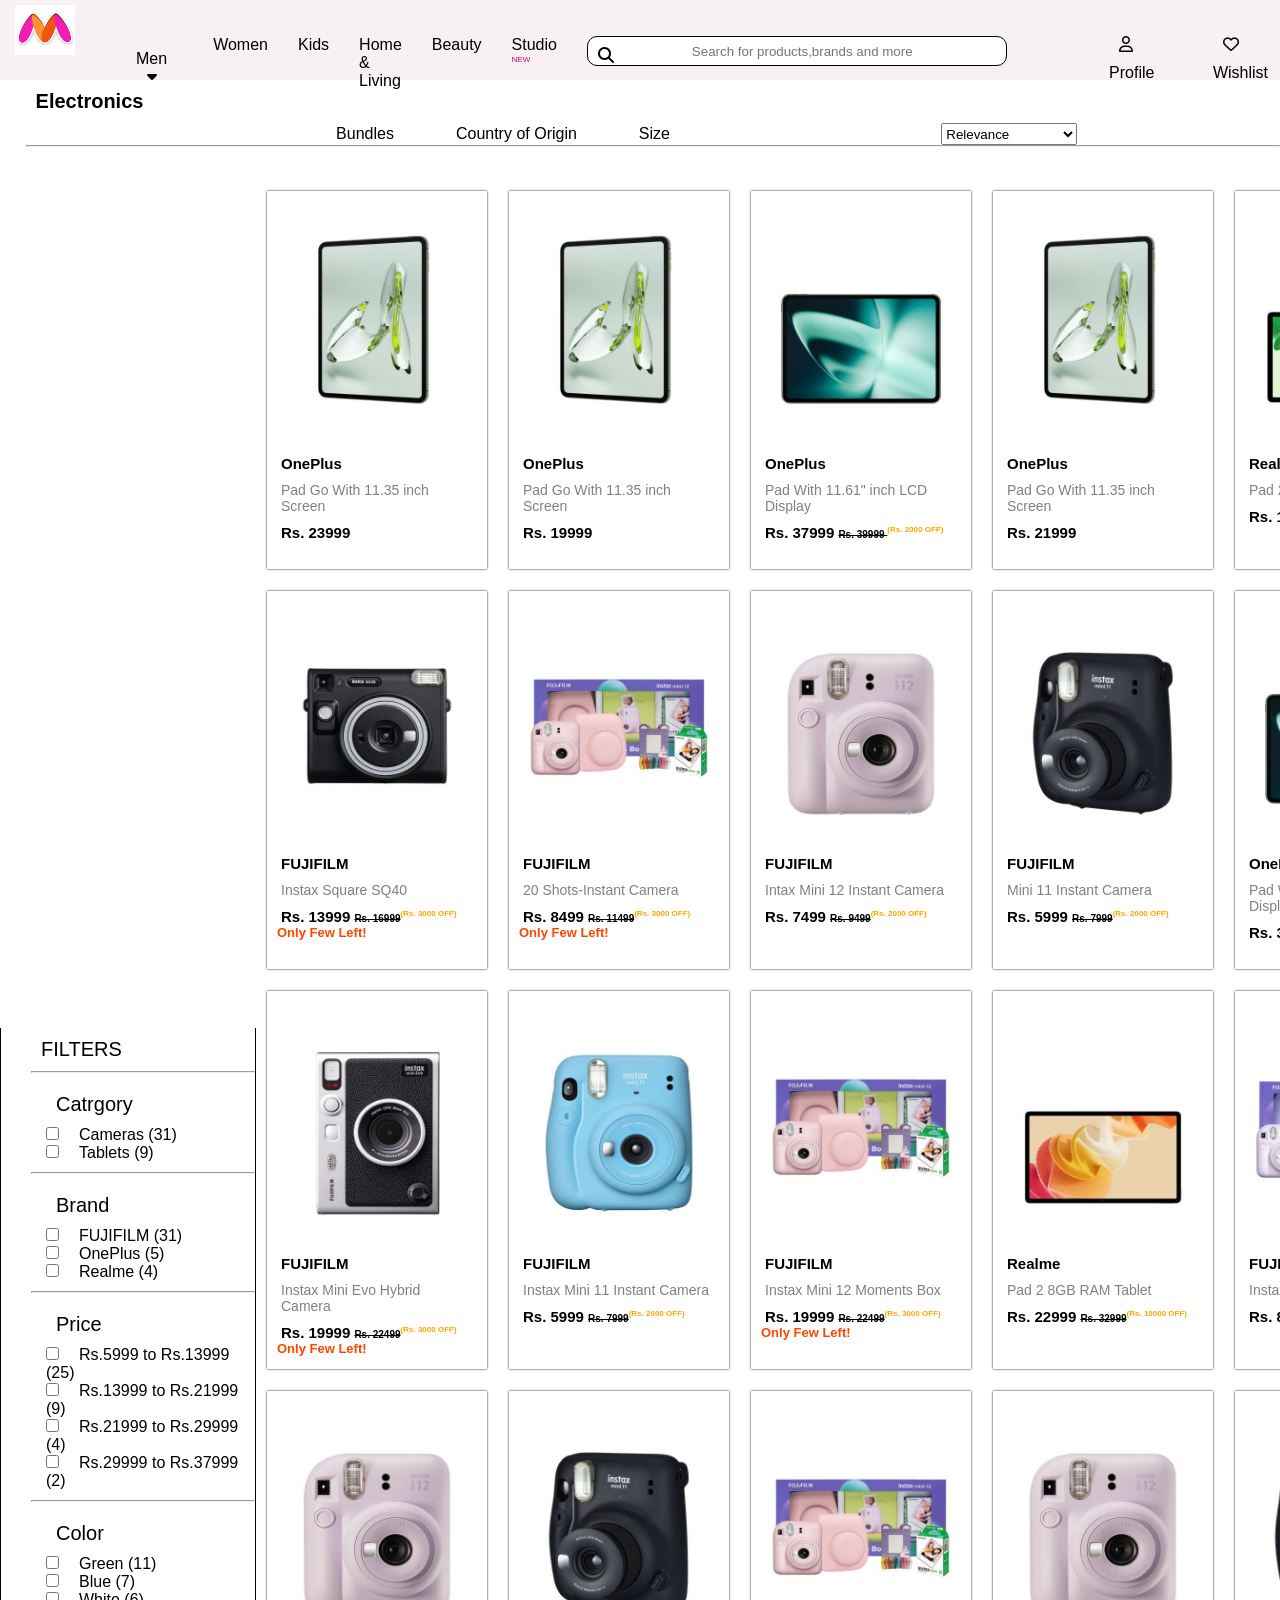
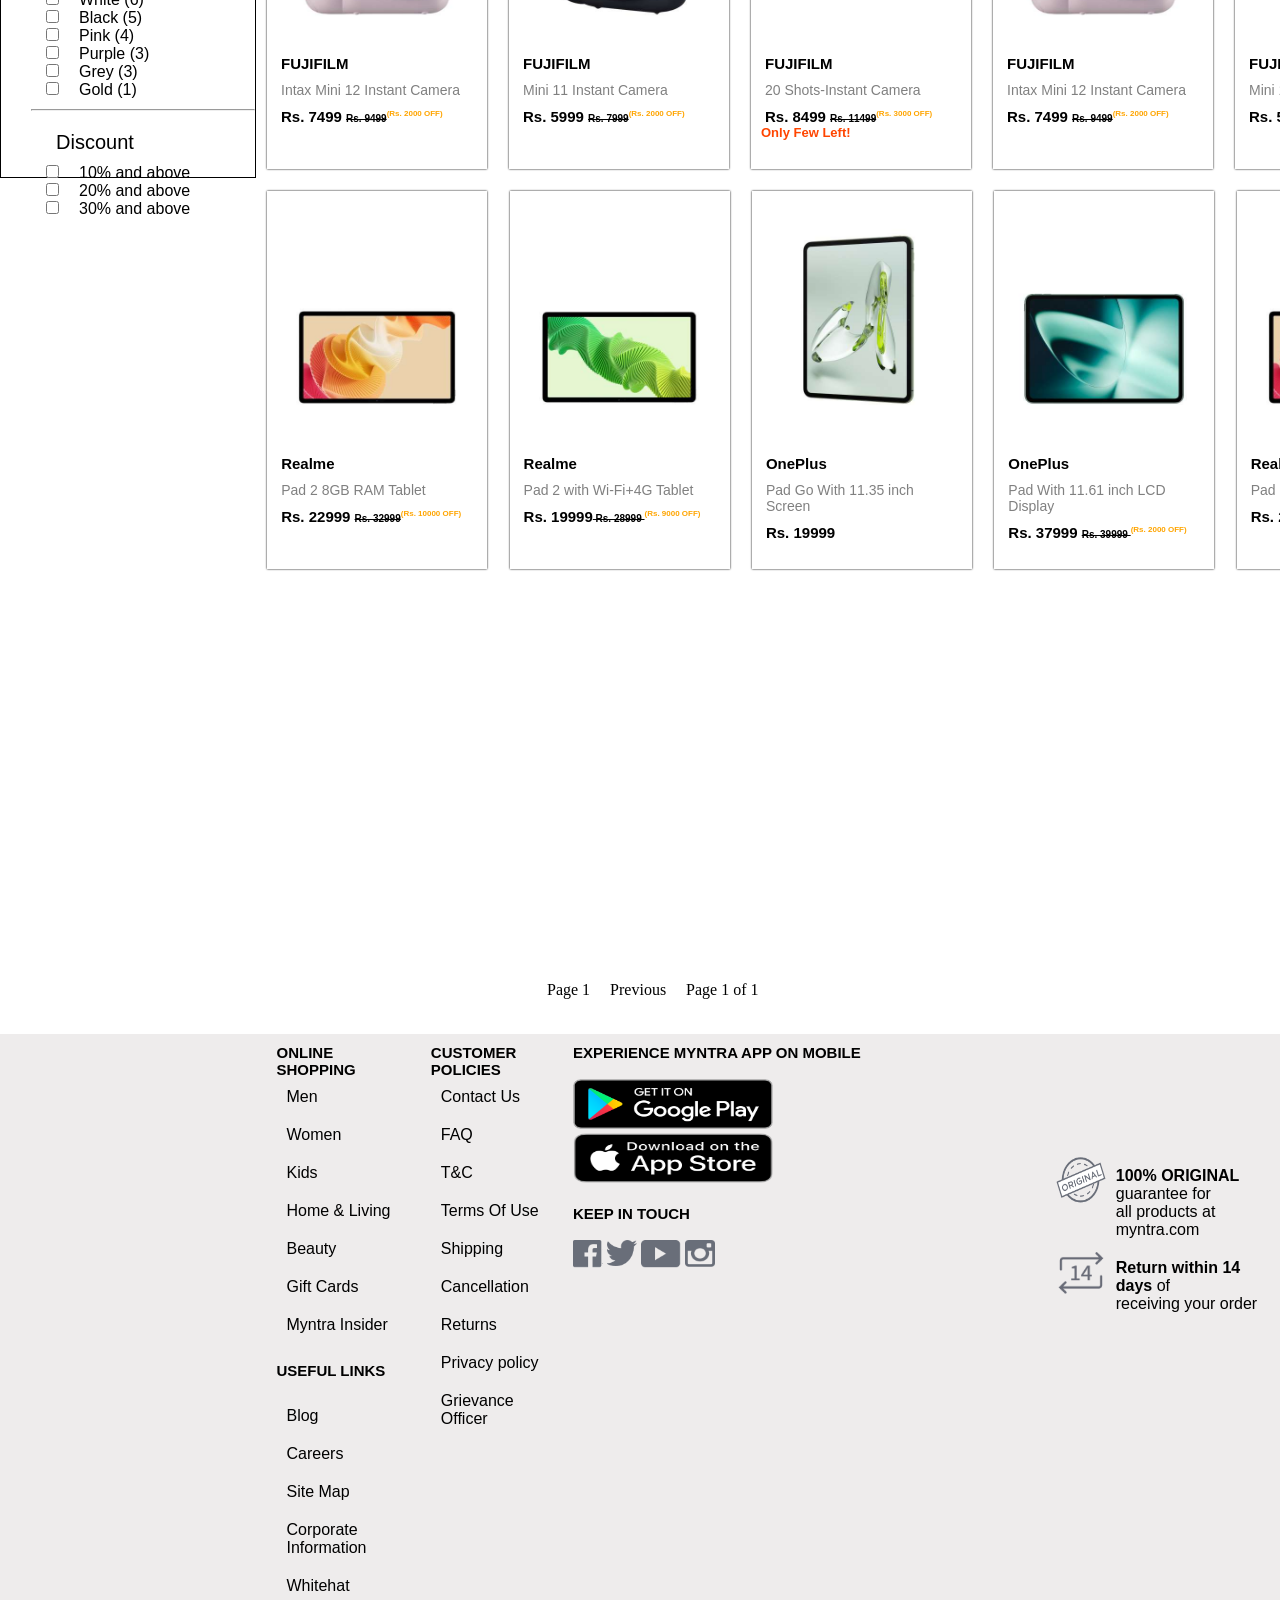
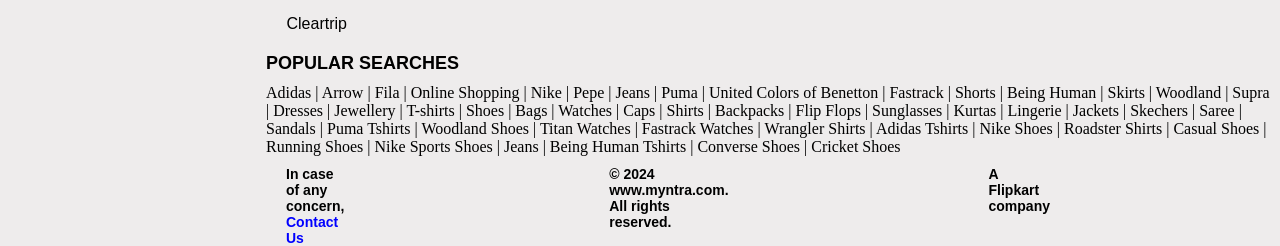
<file: Myntra/index.html>
<!DOCTYPE html>
<html lang="en">
<head>
    <meta charset="UTF-8">
    <meta name="viewport" content="width=device-width, initial-scale=1.0">
    <title>Document</title>

    <link rel="stylesheet" href="https://cdnjs.cloudflare.com/ajax/libs/font-awesome/6.5.2/css/all.min.css" integrity="sha512-SnH5WK+bZxgPHs44uWIX+LLJAJ9/2PkPKZ5QiAj6Ta86w+fsb2TkcmfRyVX3pBnMFcV7oQPJkl9QevSCWr3W6A==" crossorigin="anonymous" referrerpolicy="no-referrer"/>

    <link href="css/index.css" rel="stylesheet">
</head>
<body>
    <div class="container"><!--container starts-->
        <div class="navigation-bar"><!--navigation bar starts-->
            <img src="./images/logo.jpeg" width="70px" height="50px"/>
            <nav>
            <ul id="nav">
                <li>
                <div class="dropdown">
                    <button class="dropbtn">Men
                      <i class="fa fa-caret-down"></i>
                    </button>
                    <div class="dropdown-content">
                      <div class="header">
                        <h2>Mega Menu</h2>
                      </div>
                      <div class="row">
                        <div class="column">
                          <h3>Category 1</h3>
                          <a href="#">Link 1</a>
                          <a href="#">Link 2</a>
                          <a href="#">Link 3</a>
                        </div>
                        </div>
                        </div>
                        </div>
                    </li>
                <li><a href="">Women</a></li>
                <li><a href="">Kids</a></li>
                <li><a href="" id="home">Home & Living</a></li>
                <li><a href="">Beauty</a></li>
                <li><a href="">Studio <sup>NEW</sup></a></li>
                <br>
                <li>
                    <div class="search">
                    <i class="fa-solid fa-magnifying-glass"></i>
                    <input type="search" placeholder="Search for products,brands and more"/>
                    </div>  
                </li>
                <br>
                <li>
                    <div class="profile">
                        <i class="fa-regular fa-user"></i>
                        <p>Profile</p>
                    </div>
                </li>
                <li>
                    <div class="wishlist">
                        <i class="fa-regular fa-heart"></i>
                        <p>Wishlist</p>
                    </div>
                </li>
                <li>
                    <div class="bag">
                        <i class="fa-regular fa-bag-shopping"></i>
                        <p>Bag</p>
                    </div>
                </li>
            </ul>
            </nav>
        </div><!--navigation bar ends-->
        <div class="hover-nav">
            <div class="nav-detail">
                <div class="nav1">
                    <h4>Bed Linen & Furnishering</h4>
                    <ul id="detail">
                        <li><a href="">Product1</a></li>
                        <li><a href="">Product2</a></li>
                        <li><a href="">Product3</a></li>
                        <li><a href="">Product4</a></li>
                        <li><a href="">Product5</a></li>
                        <li><a href="">Product6</a></li>
                        <li><a href="">Product7</a></li>
                        <li><a href="">Product8</a></li>
                    </ul>
                </div>
                <div class="nav1">
                    <h4>Flooring</h4>
                    <ul id="detail">
                        <li><a href="">Product1</a></li>
                        <li><a href="">Product2</a></li>
                        <li><a href="">Product3</a></li>
                        <li><a href="">Product4</a></li>
                        <li><a href="">Product5</a></li>
                    </ul>
                </div>
                <div class="nav1">
                    <h4>Bath</h4>
                    <ul id="detail">
                        <li><a href="">Product1</a></li>
                        <li><a href="">Product2</a></li>
                        <li><a href="">Product3</a></li>
                        <li><a href="">Product4</a></li>
                        <li><a href="">Product5</a></li>
                        <li><a href="">Product6</a></li>
                        <li><a href="">Product7</a></li>
                        <li><a href="">Product8</a></li>
                        <li><a href="">Product9</a></li>
                        <li><a href="">Product10</a></li>
                    </ul>
                </div>
                <div class="nav1">
                    <h4>Home Decor</h4>
                    <ul id="detail">
                        <li><a href="">Product1</a></li>
                        <li><a href="">Product2</a></li>
                        <li><a href="">Product3</a></li>
                        <li><a href="">Product4</a></li>
                        <li><a href="">Product5</a></li>
                        <li><a href="">Product6</a></li>
                        <li><a href="">Product7</a></li>
                    </ul>
                </div>
            </div>
            </div>
        <div class="products"><!--products nav starts-->
            <h3>Electronics</h3>
            <div class="product-div">
            <ul id="product-ul">
                <li><a href="">Bundles</a></li>
                <li><a href="">Country of Origin</a></li>
                <li><a href="">Size</a></li>
            </ul>
            <select name="sort" value="Sort by :">
                <option value="relevance" selected><b>Relevance</b></option>
                <option value="new_arrivals">New Arrivals</option>
                <option value="price1">Price (High to Low)</option>
                <option value="price2">Price (Low to High)</option>
                <option value="rate">Rating</option>
                <option value="discount">Discount</option>
            </select>
            <br>
            </div>
            <hr>
        </div><!--products nav ends-->
    <div class="CD">
        <div class="categories-detail1"><!--categories starts-->
            <div class="categories1">
                <div class="image-1">
                <img src="./images/tablet.jpg"/>
                    <h3>OnePlus</h3>
                    <p>Pad Go With 11.35 inch Screen</p>
                    <h3>Rs. 23999</h3>
                </div>
                <div class="image-1">
                <img src="./images/tablet.jpg"/>
                    <h3>OnePlus</h3>
                    <p>Pad Go With 11.35 inch Screen</p>
                    <h3>Rs. 19999</h3>
                </div>
                <div class="image-1">
                <img src="./images/OnePlus-Unisex-Tablets.jpg"/>
                    <h3>OnePlus</h3>
                    <p>Pad With 11.61" inch LCD Display</p>
                    <h3>Rs. 37999 <span>Rs. 39999 </span><sup>(Rs. 2000 OFF)</sup></h3>
                </div>
                <div class="image-1">
                <img src="./images/tablet.jpg"/>
                    <h3>OnePlus</h3>
                    <p>Pad Go With 11.35 inch Screen</p>
                    <h3>Rs. 21999</h3>
                </div>
                <div class="image-1">
                <img src="./images/realme-Pad-2-6.jpg"/>
                    <h3>Realme</h3>
                    <p>Pad 2 with Wi-Fi+4G Tablet</p>
                    <h3>Rs. 19999<span> Rs. 28999 </span><sup>(Rs. 9000 OFF)</sup></h3>
                </div>
            </div>
        </div><!--categories ends-->
        <div class="categories-detail2"><!--categories starts-->
            <div class="categories1">
                <div class="image-1">
                <img src="./images/Cameras3.jpg"/>
                    <h3>FUJIFILM</h3>
                    <p>Instax Square SQ40</p>
                    <h3>Rs. 13999 <span>Rs. 16999</span><sup>(Rs. 3000 OFF)</sup></h3>
                    <h5>Only Few Left!</h5>
                </div>
                <div class="image-1">
                <img src="./images/Cameras7.jpg"/>
                    <h3>FUJIFILM</h3>
                    <p>20 Shots-Instant Camera</p>
                    <h3>Rs. 8499 <span>Rs. 11499</span><sup>(Rs. 3000 OFF)</sup></h3>
                    <h5>Only Few Left!</h5>
                </div>
                <div class="image-1">
                <img src="./images/Cameras2.jpg"/>
                    <h3>FUJIFILM</h3>
                    <p>Intax Mini 12 Instant Camera</p>
                    <h3>Rs. 7499 <span>Rs. 9499</span><sup>(Rs. 2000 OFF)</sup></h3>
                </div>
                <div class="image-1">
                <img src="./images/Cameras1.jpg"/>
                    <h3>FUJIFILM</h3>
                    <p>Mini 11 Instant Camera</p>
                    <h3>Rs. 5999 <span>Rs. 7999</span><sup>(Rs. 2000 OFF)</sup></h3>    
                </div>
                <div class="image-1">
                    <img src="./images/OnePlus-Unisex-Tablets.jpg"/>
                    <h3>OnePlus</h3>
                    <p>Pad With 11.61" inch LCD Display</p>
                    <h3>Rs. 37999 <span>Rs. 39999 </span><sup>(Rs. 2000 OFF)</sup></h3>
                </div>
            </div>
        </div><!--categories ends-->
        <div class="categories-detail3"><!--categories starts-->
            <div class="categories1">
                <div class="image-1">
                <img src="./images/Cameras4.jpg"/>
                    <h3>FUJIFILM</h3>
                    <p>Instax Mini Evo Hybrid Camera</p>
                    <h3>Rs. 19999 <span>Rs. 22499</span><sup>(Rs. 3000 OFF)</sup></h3>
                    <h5>Only Few Left!</h5>
                </div>
                <div class="image-1">
                <img src="./images/Cameras6.jpg"/>
                <h3>FUJIFILM</h3>
                <p>Instax Mini 11 Instant Camera</p>
                <h3>Rs. 5999 <span>Rs. 7999</span><sup>(Rs. 2000 OFF)</sup></h3>
                </div>
                <div class="image-1">
                <img src="./images/Cameras7.jpg"/>
                    <h3>FUJIFILM</h3>
                    <p>Instax Mini 12 Moments Box</p>
                    <h3>Rs. 19999 <span>Rs. 22499</span><sup>(Rs. 3000 OFF)</sup></h3>
                    <h5>Only Few Left!</h5>
                </div>
                <div class="image-1">
                <img src="./images/realme-Pad-2-8.jpg"/>
                    <h3>Realme</h3>
                    <p>Pad 2 8GB RAM Tablet</p>
                    <h3>Rs. 22999 <span>Rs. 32999</span><sup>(Rs. 10000 OFF)</sup></h3>
                </div>
                <div class="image-1">
                <img src="./images/Cameras5.jpg"/>
                    <h3>FUJIFILM</h3>
                    <p>Instax Mini 12 Moments Box</p>
                    <h3>Rs. 8499 <span>Rs. 11499</span><sup>(Rs. 3000 OFF)</sup></h3>
                </div>
            </div>
        </div><!--categories ends-->
        <div class="categories-detail4"><!--categories starts-->
            <div class="categories1">
                <div class="image-1">
                    <img src="./images/Cameras2.jpg"/>
                        <h3>FUJIFILM</h3>
                        <p>Intax Mini 12 Instant Camera</p>
                        <h3>Rs. 7499 <span>Rs. 9499</span><sup>(Rs. 2000 OFF)</sup></h3>
                    </div>
                    <div class="image-1">
                    <img src="./images/Cameras1.jpg"/>
                        <h3>FUJIFILM</h3>
                        <p>Mini 11 Instant Camera</p>
                        <h3>Rs. 5999 <span>Rs. 7999</span><sup>(Rs. 2000 OFF)</sup></h3>    
                    </div>
                <div class="image-1">
                    <img src="./images/Cameras7.jpg"/>
                        <h3>FUJIFILM</h3>
                        <p>20 Shots-Instant Camera</p>
                        <h3>Rs. 8499 <span>Rs. 11499</span><sup>(Rs. 3000 OFF)</sup></h3>
                        <h5>Only Few Left!</h5>
                    </div>
                    <div class="image-1">
                    <img src="./images/Cameras2.jpg"/>
                        <h3>FUJIFILM</h3>
                        <p>Intax Mini 12 Instant Camera</p>
                        <h3>Rs. 7499 <span>Rs. 9499</span><sup>(Rs. 2000 OFF)</sup></h3>
                    </div>
                    <div class="image-1">
                    <img src="./images/Cameras1.jpg"/>
                        <h3>FUJIFILM</h3>
                        <p>Mini 11 Instant Camera</p>
                        <h3>Rs. 5999 <span>Rs. 7999</span><sup>(Rs. 2000 OFF)</sup></h3>    
                    </div>
            </div>
        </div><!--categories ends-->
        <div class="categories-detail5"><!--categories starts-->
            <div class="categories1">
                <div class="image-1">
                    <img src="./images/realme-Pad-2-8.jpg"/>
                        <h3>Realme</h3>
                        <p>Pad 2 8GB RAM Tablet</p>
                        <h3>Rs. 22999 <span>Rs. 32999</span><sup>(Rs. 10000 OFF)</sup></h3>
                </div>
                <div class="image-1">
                    <img src="./images/realme-Pad-2-6.jpg"/>
                    <h3>Realme</h3>
                    <p>Pad 2 with Wi-Fi+4G Tablet</p>
                    <h3>Rs. 19999<span> Rs. 28999 </span><sup>(Rs. 9000 OFF)</sup></h3>
                </div>
                <div class="image-1">
                <img src="./images/tablet.jpg"/>
                    <h3>OnePlus</h3>
                    <p>Pad Go With 11.35 inch Screen</p>
                    <h3>Rs. 19999</h3>
                </div>
                <div class="image-1">
                <img src="./images/OnePlus-Unisex-Tablets.jpg"/>
                    <h3>OnePlus</h3>
                    <p>Pad With 11.61 inch LCD Display</p>
                    <h3>Rs. 37999 <span>Rs. 39999 </span><sup>(Rs. 2000 OFF)</sup></h3>

                </div>
                <div class="image-1">
                    <img src="./images/realme-Pad-2-8.jpg"/>
                        <h3>Realme</h3>
                        <p>Pad 2 8GB RAM Tablet</p>
                        <h3>Rs. 22999 <span>Rs. 32999</span><sup>(Rs. 10000 OFF)</sup></h3>
                    </div>
                <div class="image-1">
            </div>
        </div><!--categories ends-->
    </div>
        <div class="filter"><!--filter starts-->
            <h2>FILTERS</h2>
            <hr>
            <div class="div1">
                <div class="category">
                    <h2>Catrgory</h2>
                    <input type="checkbox"/><span><a href="">Cameras (31)</a></span><br>
                    <input type="checkbox"/><span><a href="">Tablets (9)</a></span><br>
                </div>
                <hr>
                <div class="category">
                    <h2>Brand</h2>
                    <input type="checkbox"/><span><a href="">FUJIFILM (31)</a></span><br>
                    <input type="checkbox"/><span><a href="">OnePlus (5)</a></span><br>
                    <input type="checkbox"/><span><a href="">Realme (4)</a></span><br>
                </div>
                <hr>
                <div class="category">
                    <h2>Price</h2>
                    <input type="checkbox"/><span><a href="">Rs.5999 to Rs.13999 (25)</a></span><br>
                    <input type="checkbox"/><span><a href="">Rs.13999 to Rs.21999 (9)</a></span><br>
                    <input type="checkbox"/><span><a href="">Rs.21999 to Rs.29999 (4)</a></span><br>
                    <input type="checkbox"/><span><a href="">Rs.29999 to Rs.37999 (2)</a></span><br>
                </div>
                <hr>
                <div class="category">
                    <h2>Color</h2>
                    <input type="checkbox"/><span><a href="">Green (11)</a></span><br>
                    <input type="checkbox"/><span><a href="">Blue (7)</a></span><br>
                    <input type="checkbox"/><span><a href="">White (6)</a></span><br>
                    <input type="checkbox"/><span><a href="">Black (5)</a></span><br>
                    <input type="checkbox"/><span><a href="">Pink (4)</a></span><br>
                    <input type="checkbox"/><span><a href="">Purple (3)</a></span><br>
                    <input type="checkbox"/><span><a href="">Grey (3)</a></span><br>
                    <input type="checkbox"/><span><a href="">Gold (1)</a></span><br>
                </div>
                <hr>
                <div class="category">
                    <h2>Discount</h2>
                    <input type="checkbox"/><span><a href="">10% and above</a></span><br>
                    <input type="checkbox"/><span><a href="">20% and above</a></span><br>
                    <input type="checkbox"/><span><a href="">30% and above</a></span><br>
                </div>
            </div>
        </div><!--filter ends-->
        <div class="page">
            <div class="pages-div">
                <a href="">Page 1</a>
                <a href="">Previous</a>
                <br>
                <p>Page 1 of 1</p>
            </div>
        </div>
        <div class="footer">
            <div class="online">
                <h3>ONLINE SHOPPING</h3>
                <p><a href="">Men</a></p>
                <p><a href="">Women</a></p>
                <p><a href="">Kids</a></p>
                <p><a href="">Home & Living</a></p>
                <p><a href="">Beauty</a></p>
                <p><a href="">Gift Cards</a></p>
                <p><a href="">Myntra Insider</a></p>
                <br>
                <h3>USEFUL LINKS</h3>
                <br>
                <p><a href="">Blog</a></p>
                <p><a href="">Careers</a></p>
                <p><a href="">Site Map</a></p>
                <p><a href="">Corporate Information</a></p>
                <p><a href="">Whitehat</a></p>
                <p><a href="">Cleartrip</a></p>
            </div>
            <div class="policy">
                <h3>CUSTOMER POLICIES</h3>
                <p><a href="">Contact Us</a></p>
                <p><a href="">FAQ</a></p>
                <p><a href="">T&C</a></p>
                <p><a href="">Terms Of Use</a></p>
                <p><a href="">Shipping</a></p>
                <p><a href="">Cancellation</a></p>
                <p><a href="">Returns</a></p>
                <p><a href="">Privacy policy</a></p>
                <p><a href="">Grievance Officer</a></p>
            </div>
            <div class="app">
                <h3>EXPERIENCE MYNTRA APP ON MOBILE</h3><br>
                <a href=""><img src="./images/google_play.png" width="200px" height="50px"></a>
                <a href=""><img src="./images/apple_store.png" width="200px" height="50px"></a>
                <br><br>
                <h3>KEEP IN TOUCH</h3><br>
                <a href=""><img src="./images/fb.png" width="30px" height="30px"></a>
                <a href=""><img src="./images/twitter.png" width="30px" height="30px"></a>
                <a href=""><img src="./images/yt.png" width="40px" height="30px"></a>
                <a href=""><img src="./images/insta.png" width="30px" height="30px"></a>
            </div>
            <div class="original">
                <div class="original-div1">
                    <img src="./images/original.png" width="50px" height="50px"/>
                    <p><span>100% ORIGINAL</span> guarantee for <br>all products at myntra.com</p>
                </div>
                <div class="original-div1">
                    <img src="./images/Return-Window-image.png" width="50px" height="50px"/>
                    <p><span>Return within 14 days</span> of <br>receiving your order</p>
                </div>
            </div>
        </div>
        <div class="footer-search">
            <h2>POPULAR SEARCHES</h2>
            <p><a href="">Adidas</a> | <a href="">Arrow</a> | <a href="">Fila</a> | <a href="">Online Shopping</a> | <a href="">Nike</a> | <a href="">Pepe</a> | <a href="">Jeans</a> | <a href="">Puma</a> | <a href="">United Colors of Benetton</a> | <a href="">Fastrack</a> | 
               <a href="">Shorts</a> | <a href="">Being Human</a> | <a href="">Skirts</a> | <a href="">Woodland</a> | <a href="">Supra</a> | <a href="">Dresses</a> | <a href="">Jewellery</a> | <a href="">T-shirts</a> | <a href="">Shoes</a> | <a href="">Bags</a> | 
               <a href="">Watches</a> | <a href="">Caps</a> | <a href="">Shirts</a> | <a href="">Backpacks</a> | <a href="">Flip Flops</a> | <a href="">Sunglasses</a> | <a href="">Kurtas</a> | <a href="">Lingerie</a> | <a href="">Jackets</a> | <a href="">Skechers</a> | 
               <a href="">Saree</a> | <a href="">Sandals</a> | <a href="">Puma Tshirts</a> | <a href="">Woodland Shoes</a> | <a href="">Titan Watches</a> | <a href="">Fastrack Watches</a> | <a href="">Wrangler Shirts</a> | <a href="">Adidas Tshirts</a> | <a href="">Nike Shoes</a> | <a href="">Roadster Shirts</a> | 
               <a href="">Casual Shoes</a> | <a href="">Running Shoes</a> | <a href="">Nike Sports Shoes</a> | <a href="">Jeans</a> | <a href="">Being Human Tshirts</a> | <a href="">Converse Shoes</a> | <a href="">Cricket Shoes</a></p>
        </div>
        <div class="footer-end">
            <h4>In case of any concern, <span><a>Contact Us</a></span></h4>
            <h4>© 2024 www.myntra.com. All rights reserved.</h4>
            <h4>A Flipkart company</h4>
        </div>
    </div><!--container ends-->
</body>
</html>
</file>
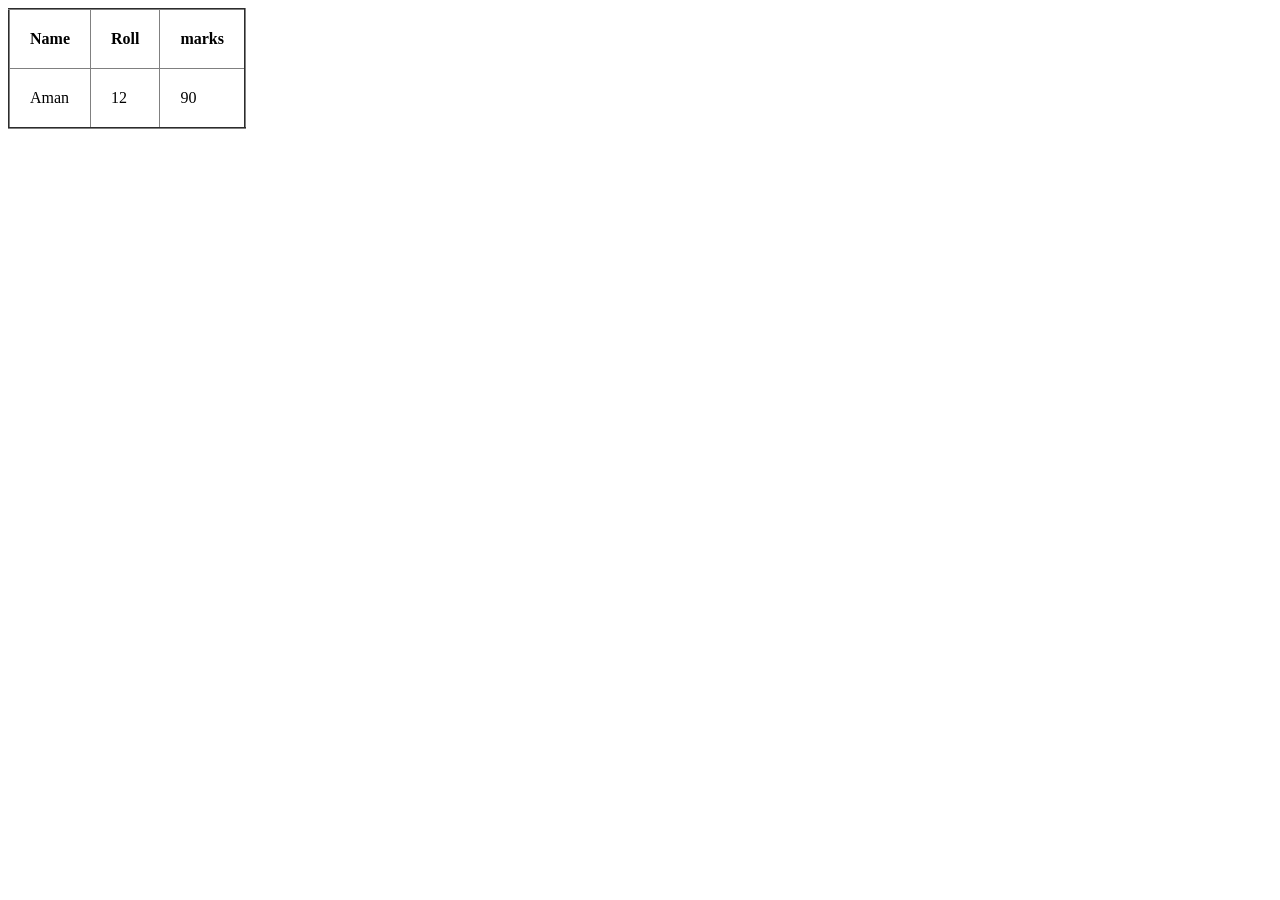
<file: index (1).html>
<!DOCTYPE html>
<html lang="en">
<head>
  <meta charset="UTF-8">
  <meta name="viewport" content="width=e, initial-scale=1.0">
  <title>Document</title>
</head>
<body>
  <table border="2" cellspacing="20px" cellpadding="20px" style="border-collapse: collapse;">
    <tr>
      <th>Name</th>
      <th>Roll</th>
      <th>marks</th>
    </tr>
    <tr>
      <td>Aman</td>
      <td>12</td>
      <td>90</td>
    </tr>
  </table>
</body>
</html>
</file>
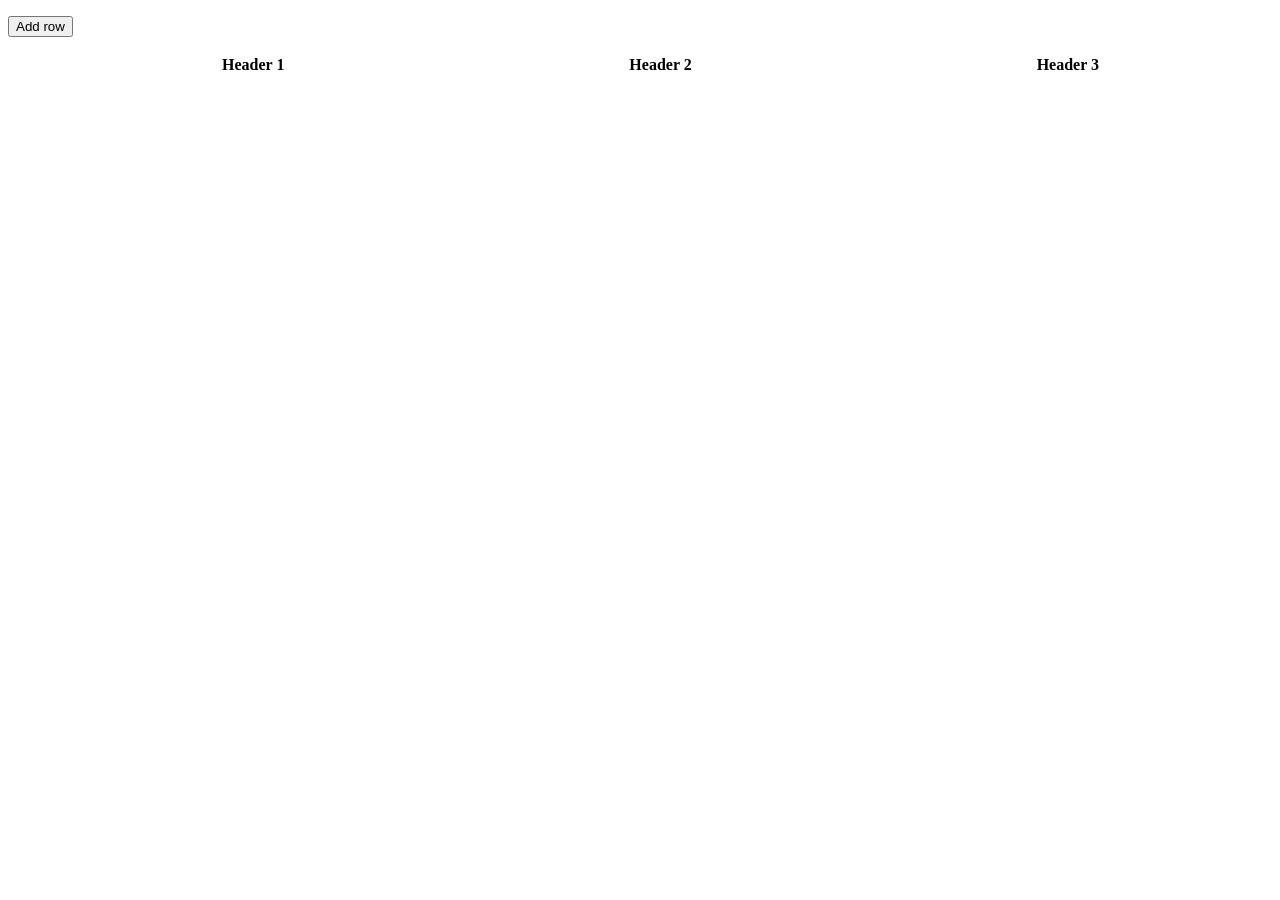
<file: javascript-question/1.html>
<!DOCTYPE html>
<html>
<head>
  <style>
    table{
       width: 100%; 
      }
    table, th, td { 
      border: solid 1px #fefefe;
      border-collapse: collapse; 
      padding: 2px 3px; 
      text-align: center;
    }
  </style>
</head>
<body>
  <p>
    <input type="button" id="bt" value="Add row" onclick="addRow()" />
  </p>

  <div id="container">
    <table id='tab'>
      <tr>
        <th></th>
        <th>Header 1</th>
        <th>Header 2</th>
        <th>Header 3</th>
      </tr>
    </table>
  </div>

  <script>
    let iCnt = 1;
  
    let addRow = () => {
      let myTable = document.getElementById('tab');
  
      let rowCnt = myTable.rows.length; 
      let tr = myTable.insertRow(rowCnt);   
      let headCount = myTable.rows[0].getElementsByTagName('th').length;	

      for (let c = 0; c < headCount; c++) {
        let td = document.createElement('td');    
        td = tr.insertCell(c);
  
        if (c === 0) {      
          let span = document.createElement('span');
  
          span.innerHTML = iCnt;
          td.appendChild(span);
        }
        else {
          let ele = document.createElement('input');
          ele.setAttribute('type', 'text');
          ele.setAttribute('value', '');
  
          td.appendChild(ele);
        }
      }
      iCnt += 1;
    }
  </script>
</body>
</html>
</file>
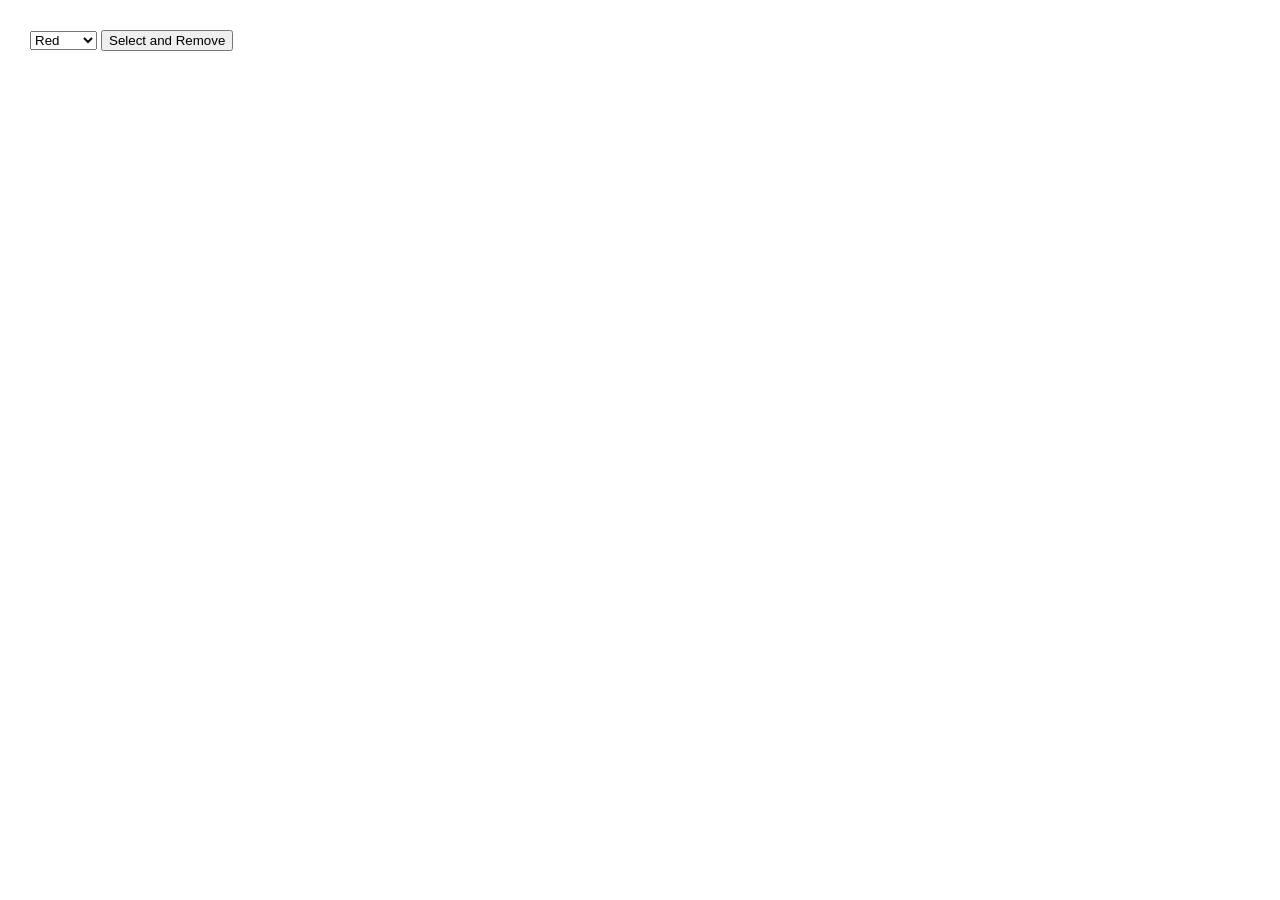
<file: javascript-question/2.html>
<!DOCTYPE html>
<html>
    <head> 
    <meta charset=utf-8 /> 
    <title>Remove items from a dropdown list</title> 
    <style type="text/css"> 
        body{
            margin: 30px;
        } 
    </style>  
    </head>
<body>
    <form> 
        <select id="colorSelect"> 
            <option>Red</option> 
            <option>Green</option> 
            <option>White</option> 
            <option>Black</option>
            <option>Blue</option> 
            <option>Yellow</option> 
            <option>Pink</option> 
            <option>Purple</option> 
            <option>Orange</option> 
            <option>Brown</option> 
        </select> 
        <input type="button" onclick="removecolor()" value="Select and Remove"> 
    </form>
    <script>
        function removecolor(){
            var x=document.getElementById("colorSelect");
            x.remove(x.selectedIndex);
        }
    </script>
</body>
</html>
</file>
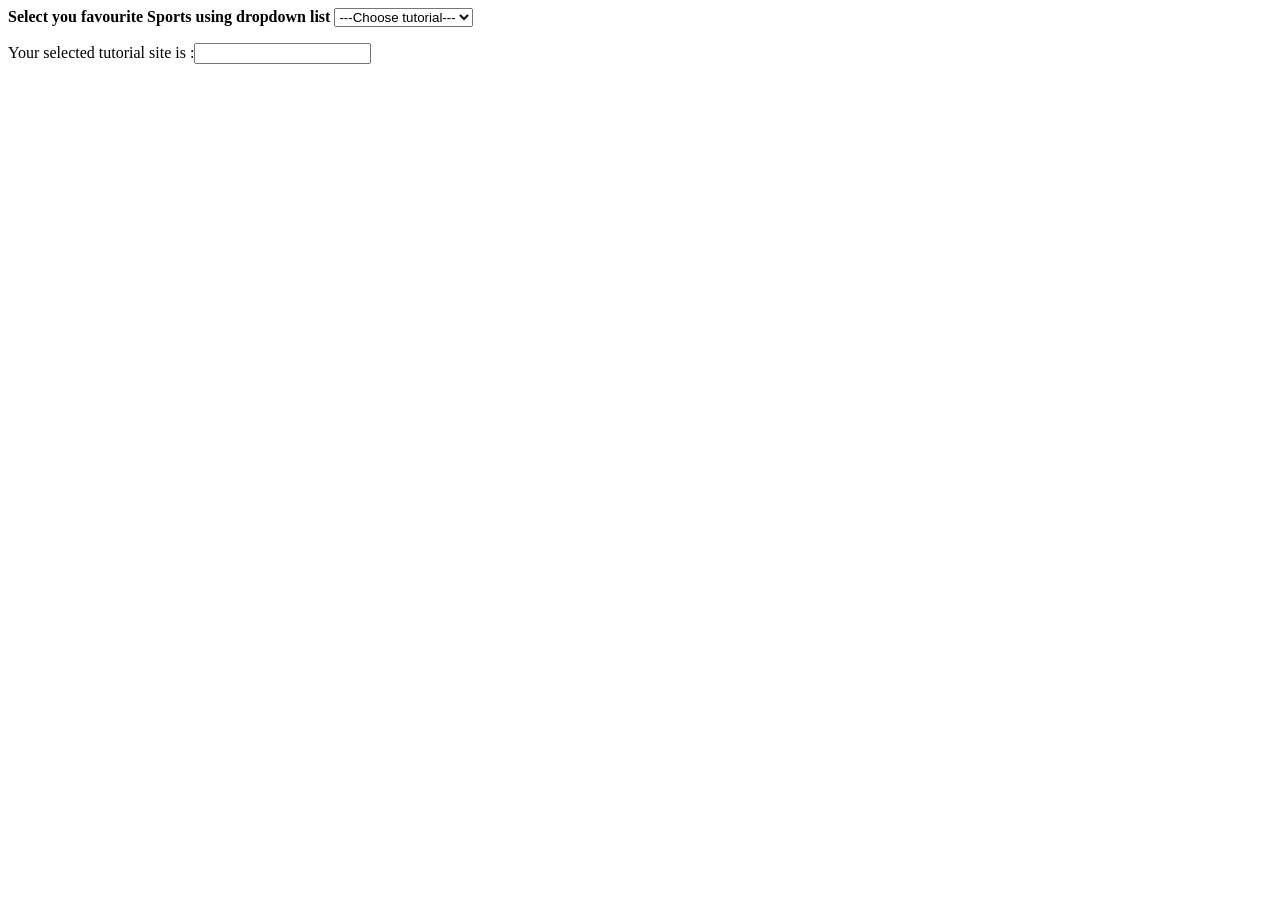
<file: javascript-question/3.html>
<html>  
    <head>  
        <title>dropdown menu using select tab</title>  
    </head>  
    <script>  
        function favTutorial() {  
            var mylist = document.getElementById("myList");  
            document.getElementById("favourite").value = mylist.options[mylist.selectedIndex].text;  
        }  
    </script>  
  
<body>  
    <form>  
        <b> Select you favourite Sports using dropdown list </b>  
        <select id = "myList" onchange = "favTutorial()" >  
            <option> ---Choose tutorial--- </option>  
            <option> Football </option>  
            <option> Cricket </option>  
            <option> Tennis </option>  
            <option> Hockey </option>  
        </select>  
        <p> Your selected tutorial site is :<input type = "text" id = "favourite" size = "20"></p>  
    </form>  
</body>  
</html>
</file>
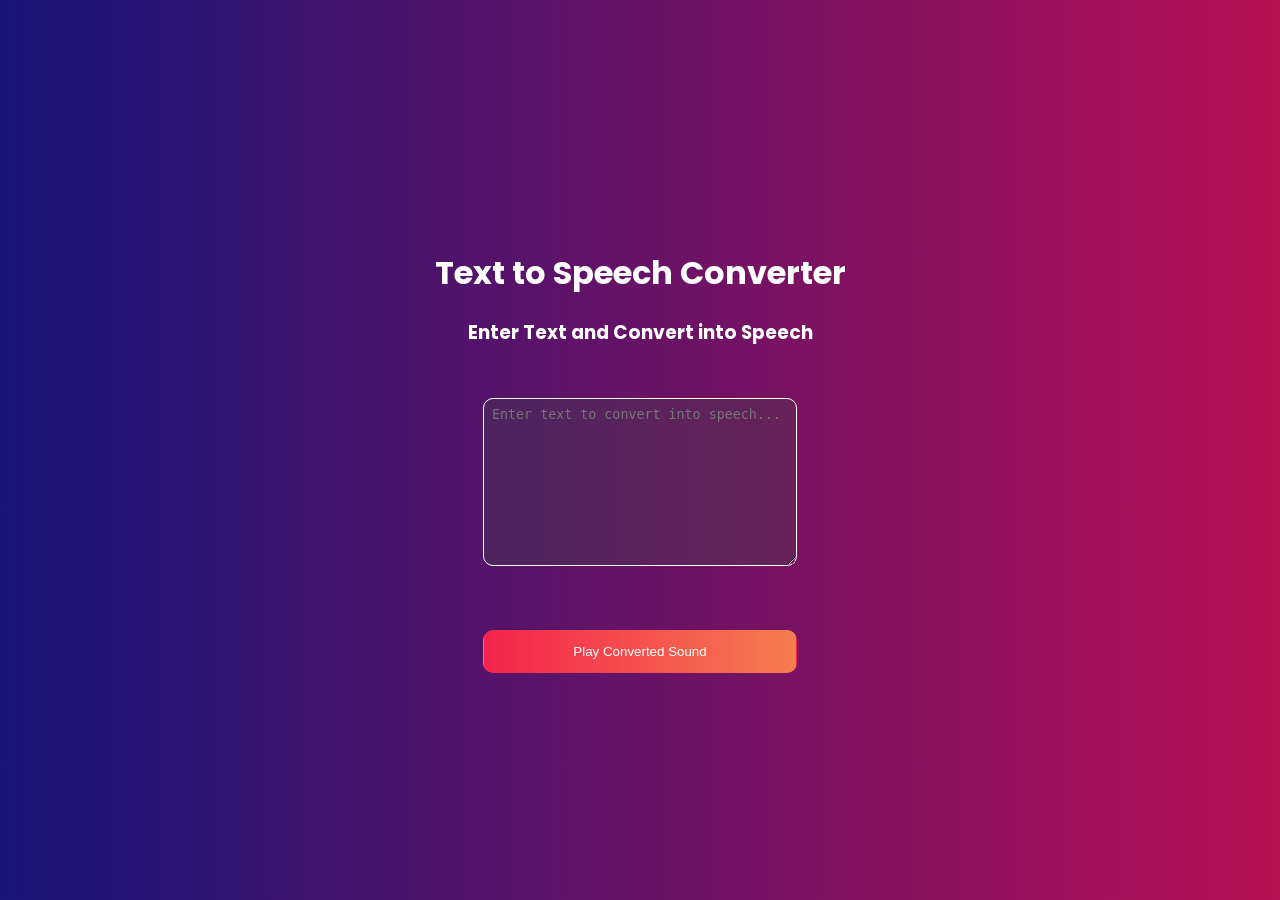
<file: javascript-question/7.html>
<!DOCTYPE html>
<html lang="en">

<head>
    <meta charset="UTF-8">
    <meta name="viewport" content="width=device-width, initial-scale=1.0">
    <title>Text to Speech Converter</title>
    <style>
        @import url('https://fonts.googleapis.com/css2?family=Poppins&display=swap');

        body {
            padding: 0;
            margin: 0;
            box-sizing: border-box;
            font-family: "Poppins", sans-serif;
        }

        .container {
            height: 100vh;
            width: 100%;
            display: flex;
            align-items: center;
            justify-content: center;
            background-image: linear-gradient(90deg, #161578, #b81055);
        }

        .app-container {
            display: flex;
            align-items: center;
            justify-content: center;
            flex-direction: column;
            text-align: center;
            color: #fff;
        }

        .headings-container {
            padding: 0 1rem;
        }

        .interaction-container {
            display: flex;
            align-items: normal;
            justify-content: center;
            flex-direction: column;
            text-align: center;
            padding: 0 1rem;
        }

        .text-control {
            padding: 0.5rem;
            margin: 2rem 0;
            background-color: #3f464a52;
            color: #fff;
            border: 1px solid #fff;
            border-radius: 10px;
        }

        .text-control:focus-visible {
            outline: none;
        }

        .error-para {
            color: red;
        }

        .btn {
            padding: 0.8rem;
            background-image: linear-gradient(90deg, #F4244C, #F57D4E);
            border: 1px solid transparent;
            border-radius: 10px;
            color: #fff;
            cursor: pointer;
            transition: all 0.25s;
        }

        .btn:hover {
            padding: 1rem;
        }
    </style>
</head>

<body>
    <div class="container">
        <div class="app-container">
            <div class="headings-container">
                <h1>Text to Speech Converter</h1>
                <h3>Enter Text and Convert into Speech</h3>
            </div>

            <div class="interaction-container">
                <textarea id="textToConvert" 
                    placeholder="Enter text to convert into speech..." 
                    id="" cols="35" rows="10" 
                    class="text-control"></textarea>

                <p class="error-para"></p>

                <button class="btn" id="convertBtn">
                    Play Converted Sound
                </button>
            </div>
        </div>
    </div>

    <script>
        const text = document.getElementById("textToConvert");
        const convertBtn = document.getElementById("convertBtn");

        convertBtn.addEventListener('click', function () {
            const speechSynth = window.speechSynthesis;
            const enteredText = text.value;
            const error = document.querySelector('.error-para');

            if (!speechSynth.speaking &&
                !enteredText.trim().length) {
                error.textContent = `Nothing to Convert! 
                Enter text in the text area.`
            }
            
            if (!speechSynth.speaking && enteredText.trim().length) {
                error.textContent = "";
                const newUtter =
                    new SpeechSynthesisUtterance(enteredText);
                speechSynth.speak(newUtter);
                convertBtn.textContent = "Sound is Playing..."
            }
            
            setTimeout(() => {
                convertBtn.textContent = "Play Converted Sound"
            }, 5000);
        });

    </script>
</body>

</html>
</file>
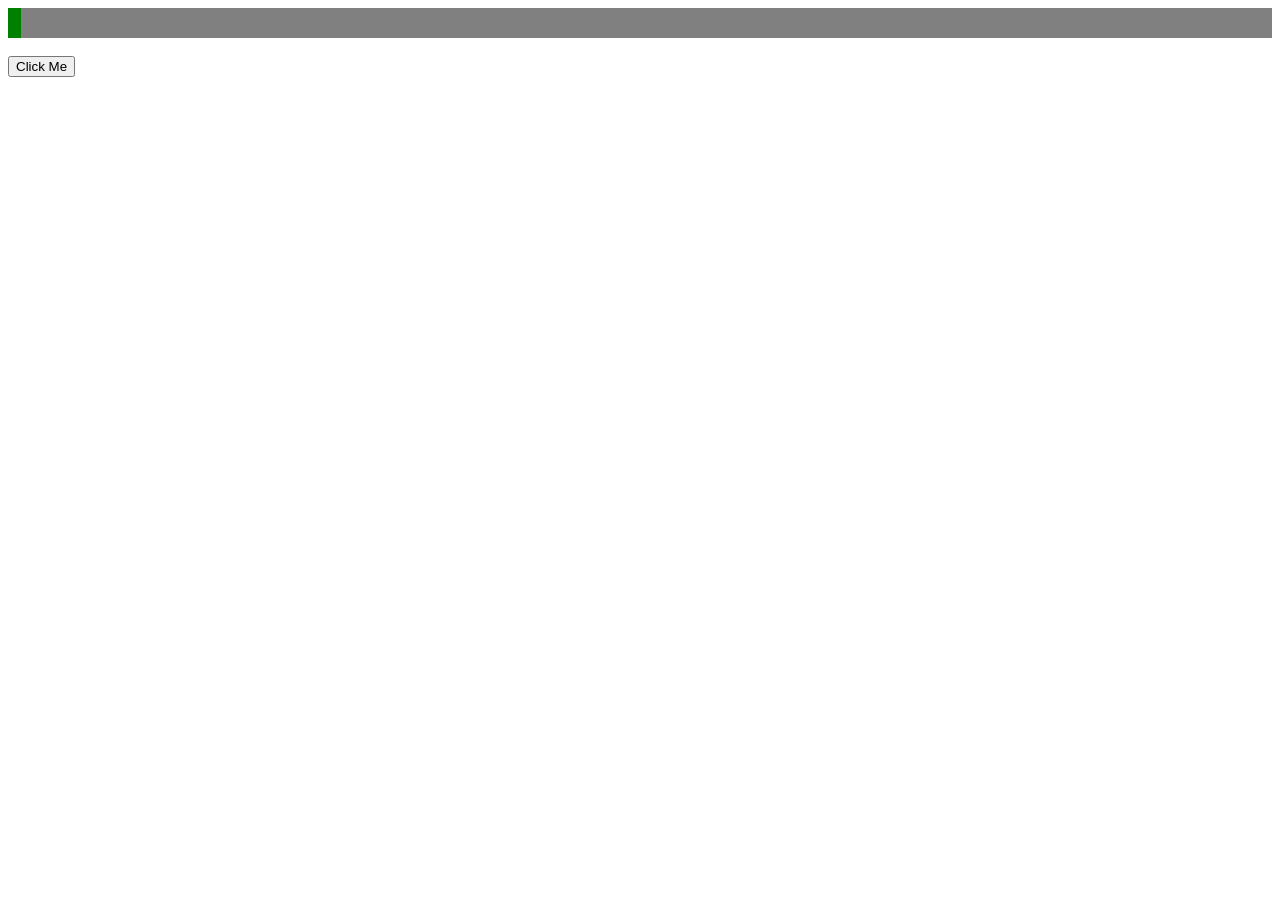
<file: javascript-question/8.html>
<!DOCTYPE html>
<html lang="en">
<head>
    <meta charset="UTF-8">
    <meta name="viewport" content="width=device-width, initial-scale=1.0">
    <title>Document</title>
    <style>
        #myProgress {
            width: 100%;
            background-color: grey;
          }
          
          #myBar {
            width: 1%;
            height: 30px;
            background-color: green;
          }
    </style>
</head>
<body>
    <div id="myProgress">
        <div id="myBar"></div>
    </div>
    <br>
    <button onclick="move()">Click Me</button>     

    <script>
        var i = 0;
        function move() {
            if (i == 0) {
                i = 1;
                var elem = document.getElementById("myBar");
                var width = 1;
                var id = setInterval(frame, 10);
                function frame() {
                    if (width >= 100) {
                        clearInterval(id);
                        i = 0;
                    } else {
                        width++;
                        elem.style.width = width + "%";
                    }
                }
            }
        }
    </script>
</body>
</html>
</file>
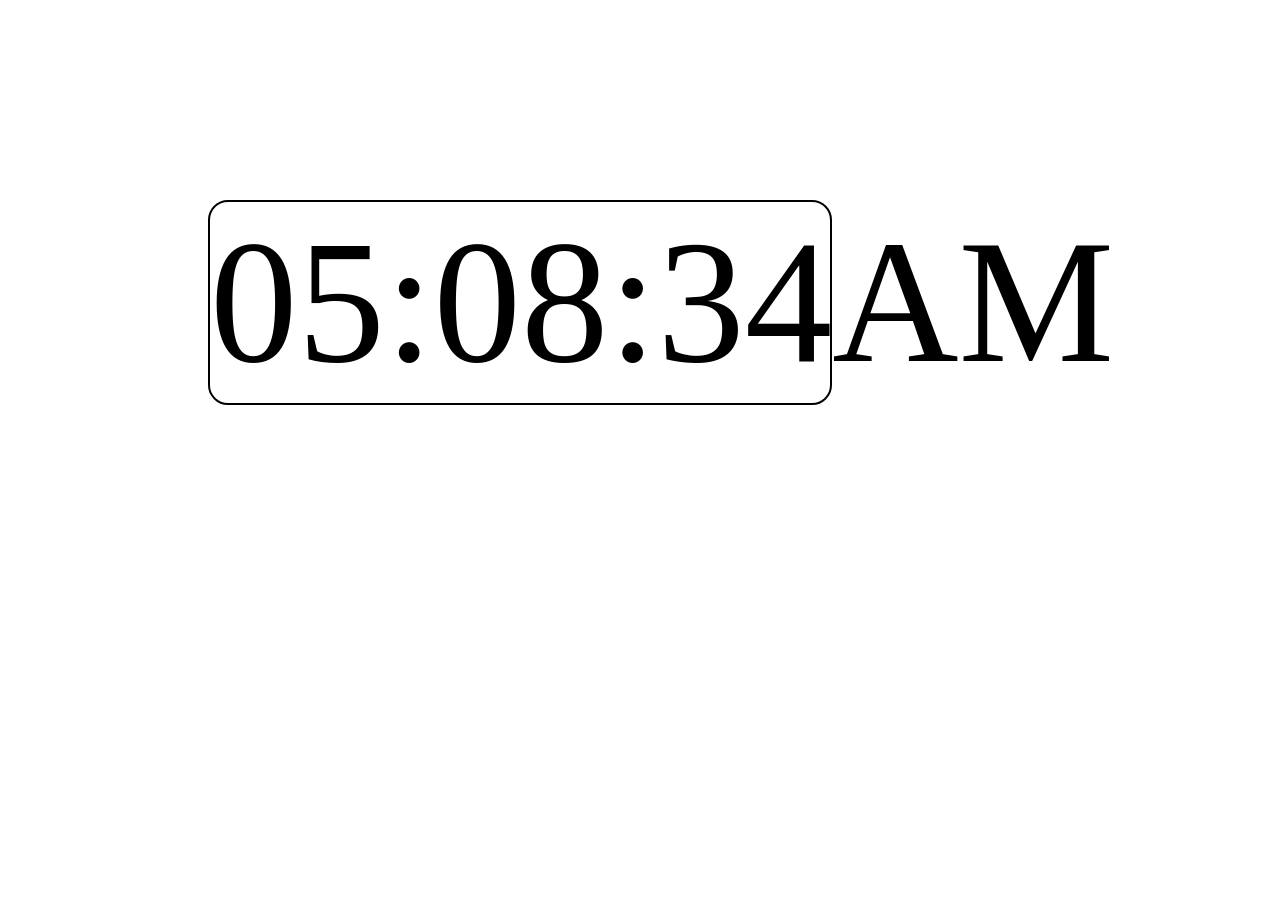
<file: javascript-question/9.html>
<!DOCTYPE html>
<html lang="en">
<head>
	<meta charset="UTF-8">
	<meta name="viewport" content="width=device-width, initial-scale=1.0">
	<title>Digital Clock</title>
    <style>
        #clock {
            font-size: 175px;
            width: 620px;
            margin: 200px;
            text-align: center;
            border: 2px solid black;
            border-radius: 20px;
        }        
    </style>
</head>
<body>
	<div id="clock">8:10:45</div>

	<script>
        setInterval(showTime, 1000);

        function showTime() {
        let time = new Date();
        let hour = time.getHours();
        let min = time.getMinutes();
        let sec = time.getSeconds();
        am_pm = "AM";

	if (hour >= 12) {
		if (hour > 12) hour -= 12;
		am_pm = "PM";
	} else if (hour == 0) {
		hr = 12;
		am_pm = "AM";
	}

	hour =hour < 10 ? "0" + hour : hour;
	min = min < 10 ? "0" + min : min;
	sec = sec < 10 ? "0" + sec : sec;

	let currentTime =hour +	":" + min +	":" + sec +	am_pm;

	document.getElementById("clock").innerHTML = currentTime;
    }
    showTime();

    </script>
</body>
</html>
</file>
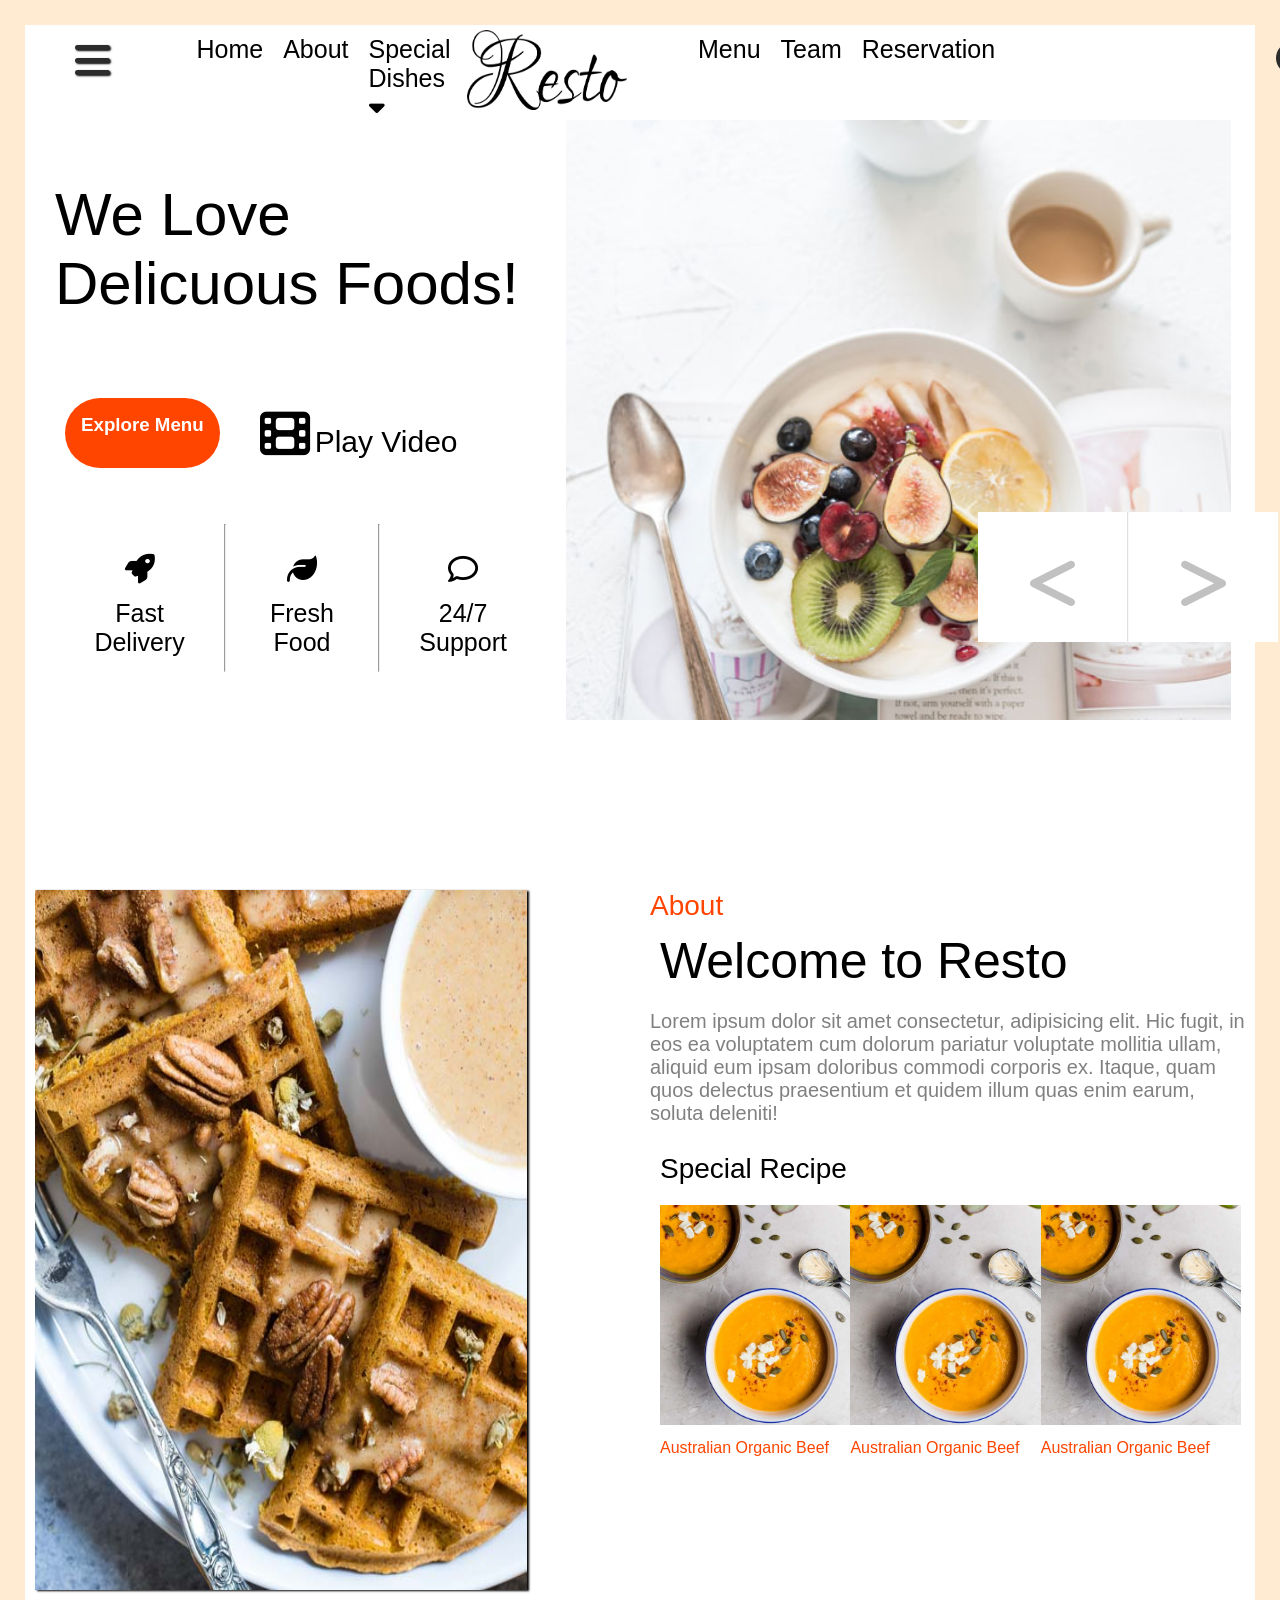
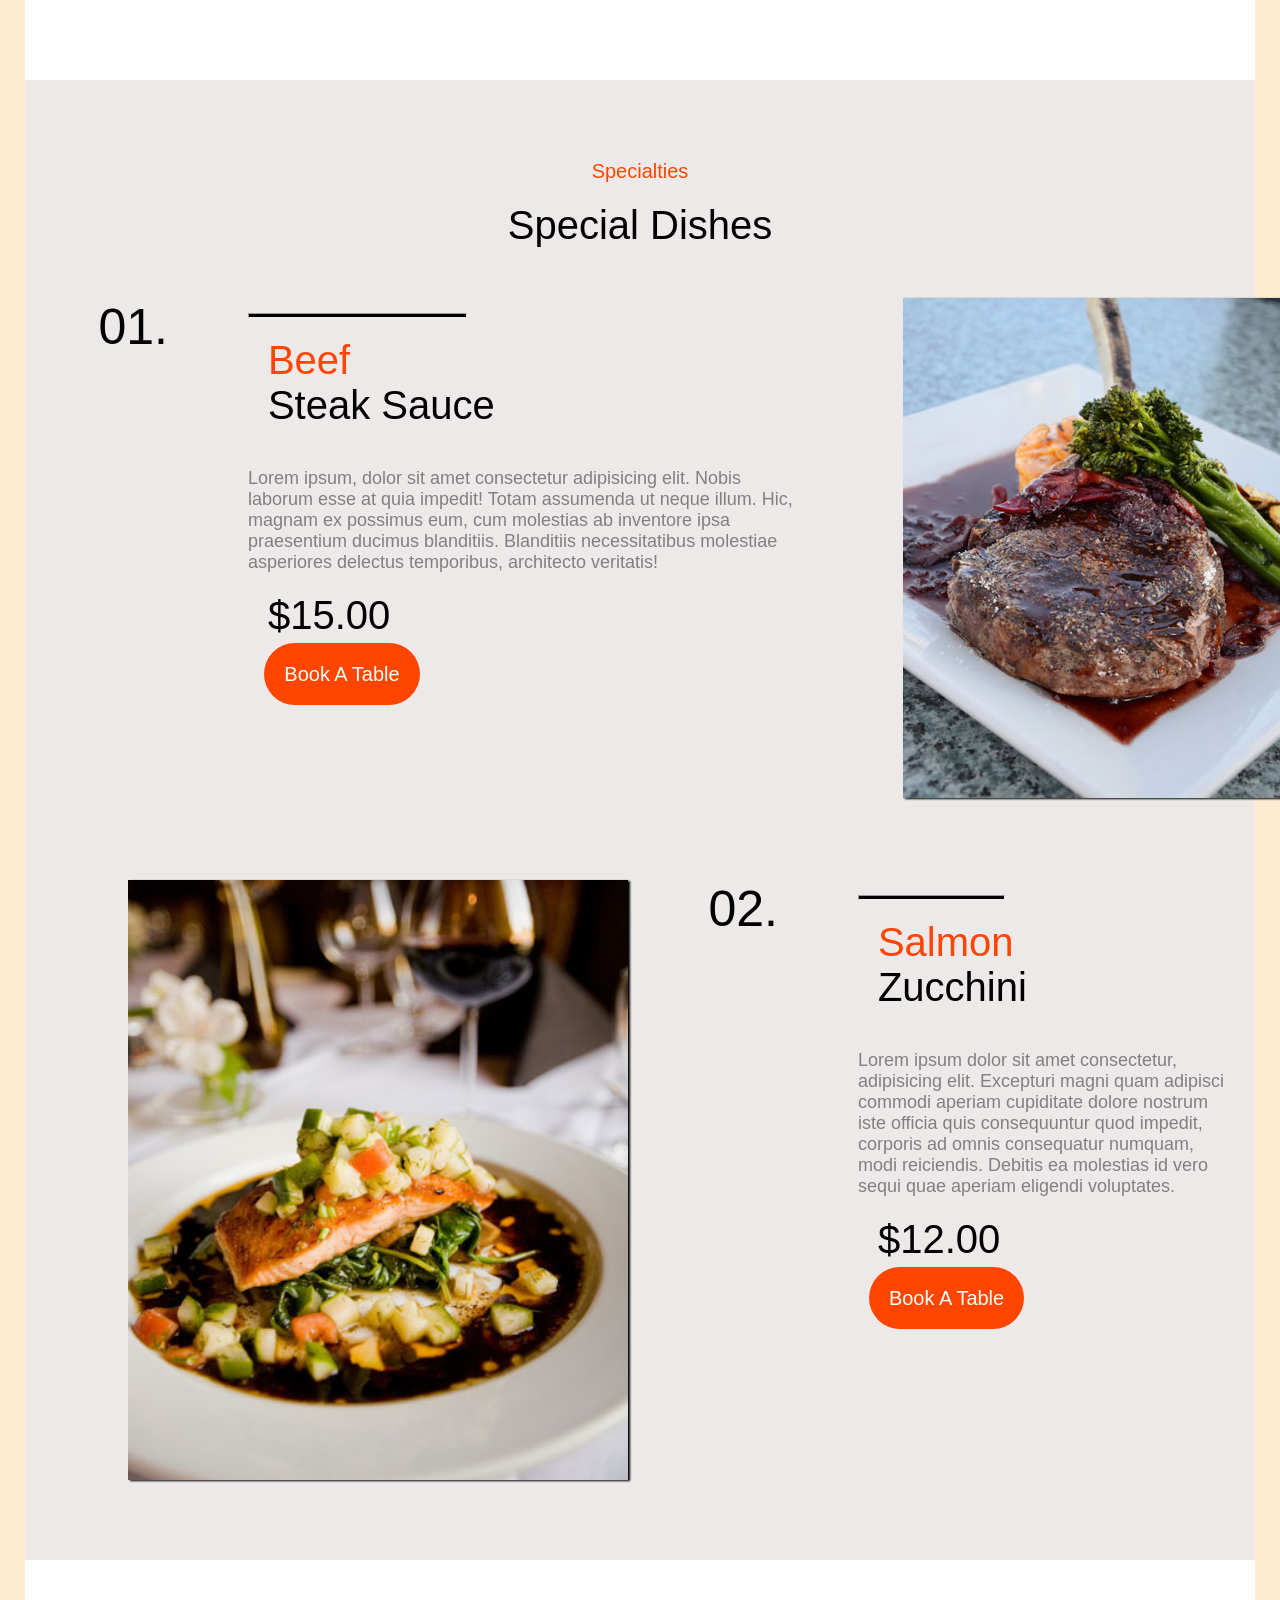
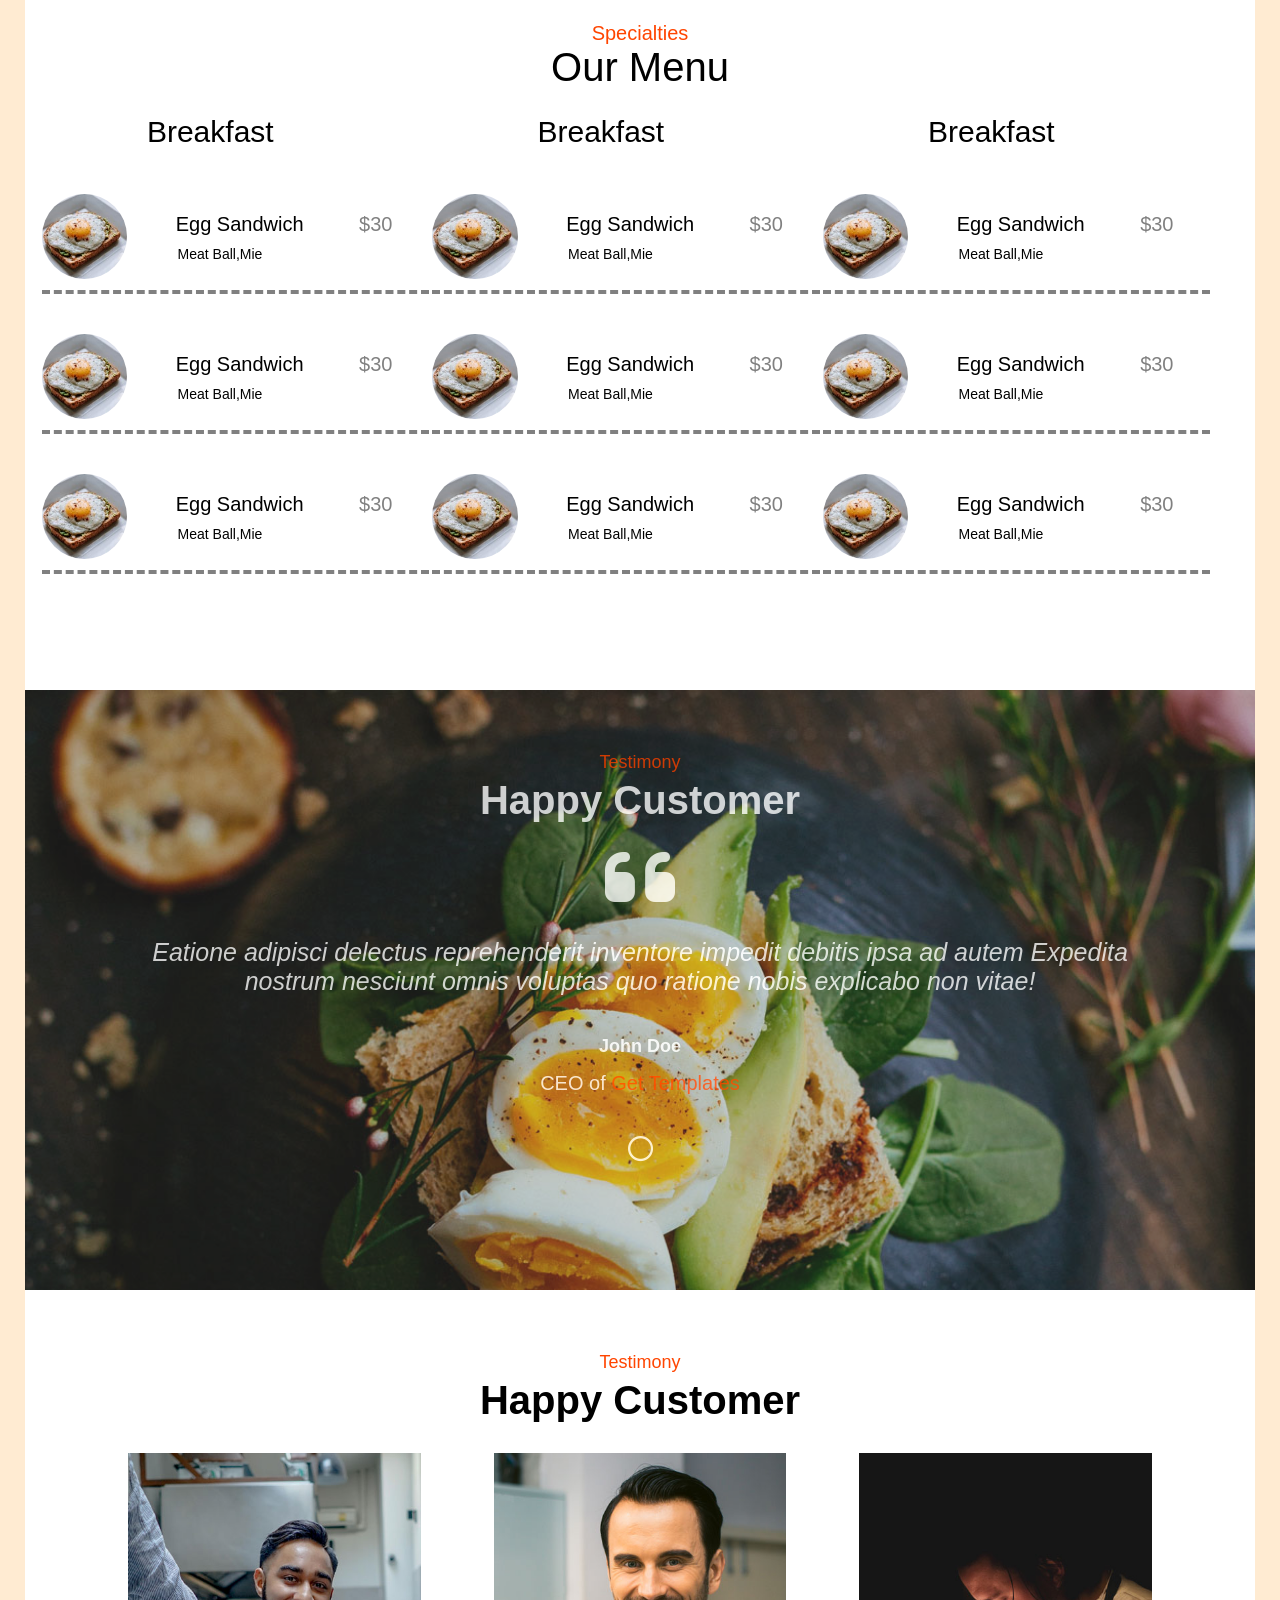
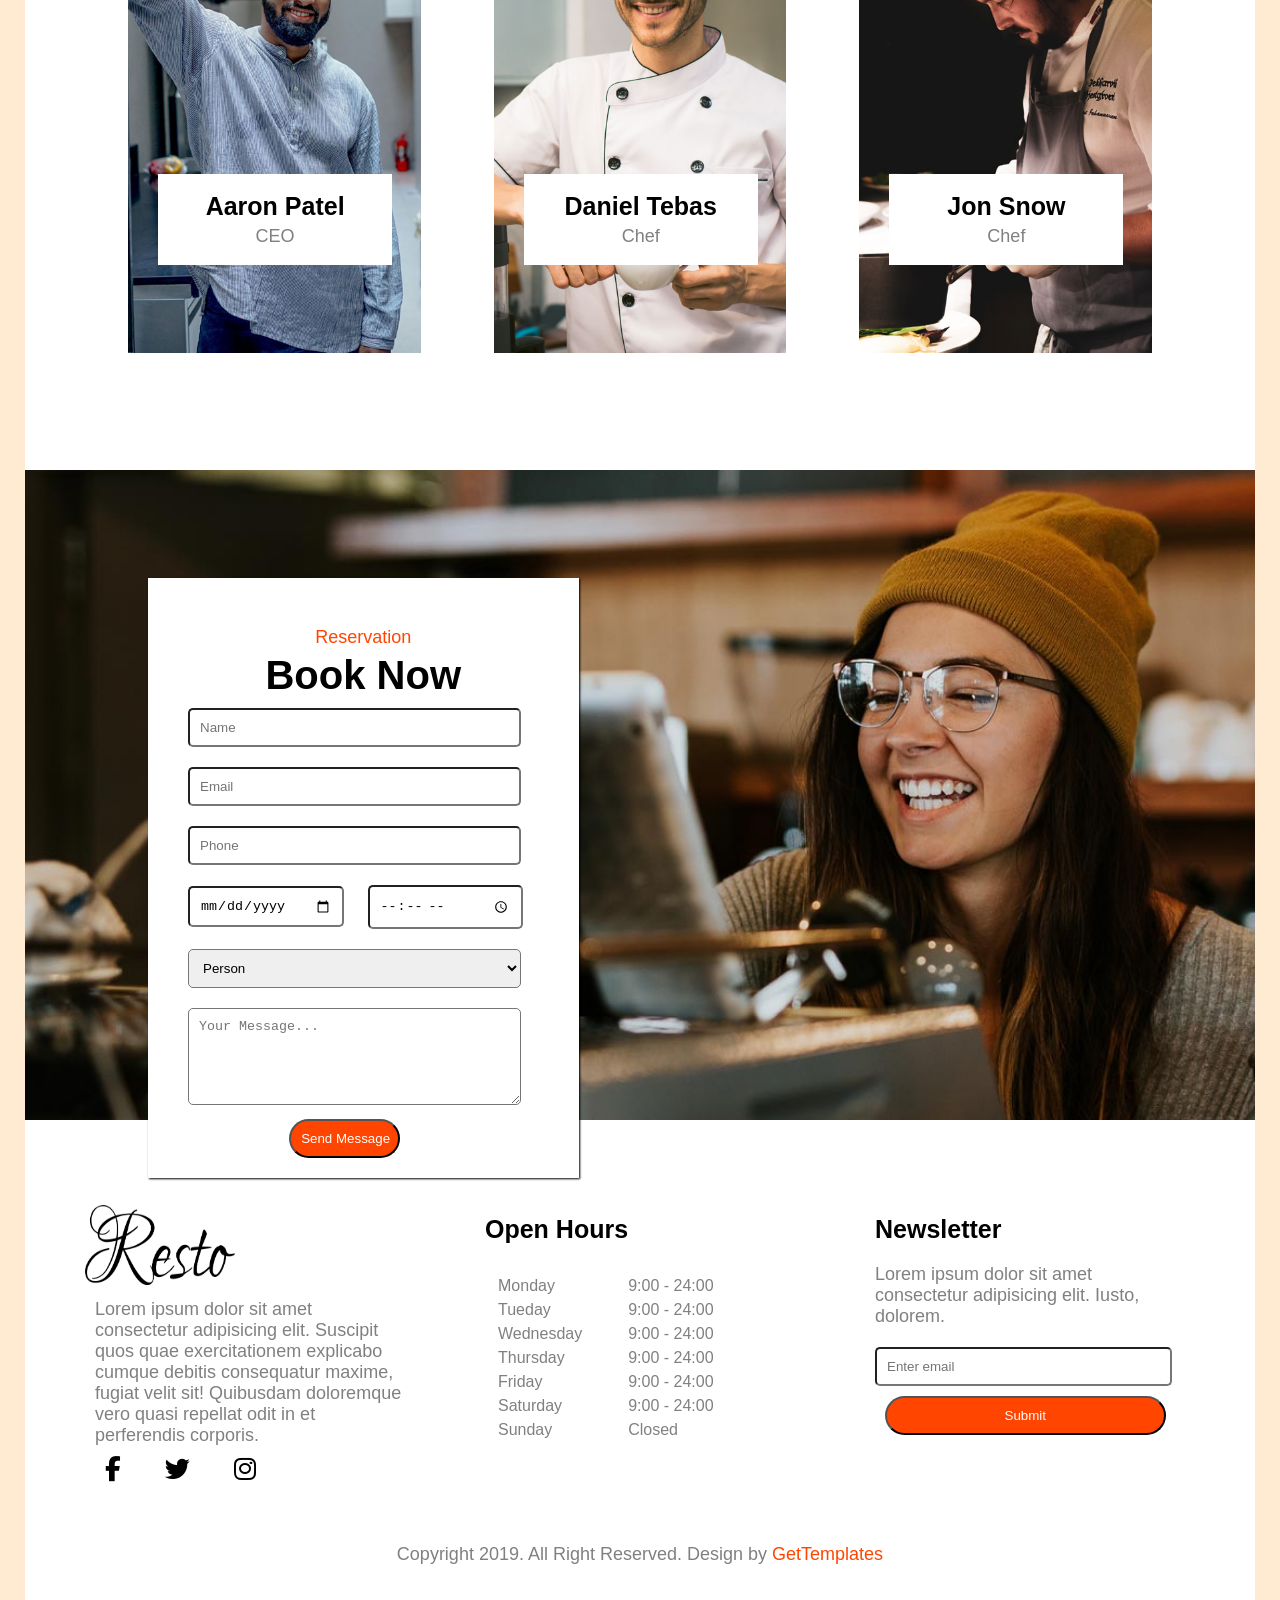
<file: Resto/resto.html>
<!DOCTYPE html>
<html lang="en">
  <head>
    <meta charset="UTF-8" />
    <meta name="viewport" content="width=device-width, initial-scale=1.0" />
    <title>Resto</title>

    <link
      rel="stylesheet"
      href="https://cdnjs.cloudflare.com/ajax/libs/font-awesome/6.5.2/css/all.min.css"
      integrity="sha512-SnH5WK+bZxgPHs44uWIX+LLJAJ9/2PkPKZ5QiAj6Ta86w+fsb2TkcmfRyVX3pBnMFcV7oQPJkl9QevSCWr3W6A=="
      crossorigin="anonymous"
      referrerpolicy="no-referrer"
    />

    <link href="css/resto.css" rel="stylesheet" />
  </head>
  <body>
    <div class="container">
      <!--container starts here -->
      <div class="navbar">
        <!--navbar starts here -->
        <nav>
          <div class="bars">
            <a href=""><i class="fa-solid fa-bars"></i></a>
          </div>
          <ul class="navbar-ul">
            <li><a href="#">Home</a></li>
            <li><a href="#about">About</a></li>
            <li>
              <div class="dropdown">
                <a href="" class="dropbtn"
                  >Special Dishes
                  <i class="fa fa-caret-down"></i>
                </a>
                <div class="dropdown-content">
                  <a href="#rec1">Australian Organic Beef</a>
                  <a href="#info1">Beef Streak Sauce</a>
                  <a href="#info2">Salmon Zucchini</a>
                </div>
              </div>
            </li>
          </ul>
          <div id="Resto">
            <img src="./img/logo.png" height="80px" width="160px" />
          </div>
          <ul class="navbar-ul">
            <li><a href="#menu">Menu</a></li>
            <li><a href="#team">Team</a></li>
            <li><a href="#book">Reservation</a></li>
          </ul>
          <div class="search">
            <a href=""><i class="fa-solid fa-magnifying-glass"></i></a>
          </div>
        </nav>
      </div>
      <!--navbar ends here -->
      <div class="home">
        <!--home starts here -->
        <div id="home1">
          <h1>We Love <br />Delicuous Foods!</h1>
          <div class="home-button">
            <h3><a href="">Explore Menu</a></h3>
            <p>
              <a href=""><i class="fa-solid fa-film"></i>Play Video</a>
            </p>
          </div>
          <div class="home-info">
            <div class="info">
              <i class="fa-sharp fa-solid fa-rocket"></i>
              <p>Fast Delivery</p>
            </div>
            <hr />
            <div class="info">
              <i class="fa-solid fa-leaf"></i>
              <p>Fresh Food</p>
            </div>
            <hr />
            <div class="info">
              <i class="fa-regular fa-comment"></i>
              <p>24/7 Support</p>
            </div>
          </div>
        </div>
        <div class="home-img">
          <div class="move">
            <div class="front">
              <h3><i class="fa-solid fa-less-than"></i></h3>
            </div>
            <hr />
            <div class="back">
              <h3><i class="fa-solid fa-greater-than"></i></h3>
            </div>
          </div>
        </div>
      </div>
      <!--home ends here -->
      <div class="about" id="about">
        <!--about starts here -->
        <div class="about-img">
          <img src="./img/hero-2.jpg" />
        </div>
        <div class="aboutUs">
          <h5>About</h5>
          <h2>Welcome to Resto</h2>
          <p>
            Lorem ipsum dolor sit amet consectetur, adipisicing elit. Hic fugit,
            in eos ea voluptatem cum dolorum pariatur voluptate mollitia ullam,
            aliquid eum ipsam doloribus commodi corporis ex. Itaque, quam quos
            delectus praesentium et quidem illum quas enim earum, soluta
            deleniti!
          </p>
          <br />
          <h3>Special Recipe</h3>
          <div id="recipe">
            <div class="rec1" id="rec1">
              <img src="./img/hero-3.jpg" />
              <p>Australian Organic Beef</p>
            </div>
            <div class="rec1">
              <img src="./img/hero-3.jpg" />
              <p>Australian Organic Beef</p>
            </div>
            <div class="rec1">
              <img src="./img/hero-3.jpg" />
              <p>Australian Organic Beef</p>
            </div>
          </div>
        </div>
      </div>
      <!--about ends here -->
      <div class="dish">
        <!--dish start here -->
        <h5>Specialties</h5>
        <h3>Special Dishes</h3>
        <div class="dish1">
          <div class="dis1-info">
            <h1>01.</h1>
            <div class="info1" id="info1">
              <hr />
              <h2><span>Beef</span><br />Steak Sauce</h2>
              <p>
                Lorem ipsum, dolor sit amet consectetur adipisicing elit. Nobis
                laborum esse at quia impedit! Totam assumenda ut neque illum.
                Hic, magnam ex possimus eum, cum molestias ab inventore ipsa
                praesentium ducimus blanditiis. Blanditiis necessitatibus
                molestiae asperiores delectus temporibus, architecto veritatis!
              </p>
              <h2>$15.00</h2>
              <h4><a href="">Book A Table</a></h4>
            </div>
            <div class="dish1-img">
              <img src="./img/steak.jpg" width="400px" height="500px" />
            </div>
          </div>
        </div>
        <br />
        <div class="dish2">
          <div class="dis2-info">
            <div class="dish2-img">
              <img
                src="./img/salmon-zucchini.jpg"
                width="500px"
                height="600px"
              />
            </div>
            <h1>02.</h1>
            <div class="info1" id="info2">
              <hr />
              <h2><span>Salmon</span><br />Zucchini</h2>
              <p>
                Lorem ipsum dolor sit amet consectetur, adipisicing elit.
                Excepturi magni quam adipisci commodi aperiam cupiditate dolore
                nostrum iste officia quis consequuntur quod impedit, corporis ad
                omnis consequatur numquam, modi reiciendis. Debitis ea molestias
                id vero sequi quae aperiam eligendi voluptates.
              </p>
              <h2>$12.00</h2>
              <h4><a href="">Book A Table</a></h4>
            </div>
          </div>
        </div>
      </div>
      <!--dish ends here -->
      <div class="menu" id="menu">
        <!--menu starts here-->
        <h5>Specialties</h5>
        <h3>Our Menu</h3>
        <div class="menu-div">
          <div class="div-breakfast">
            <div class="div-breakfast1">
              <div class="BT">
                <h2>Breakfast</h2>
              </div>
              <div class="div1">
                <img src="./img/breakfast-1.jpg" />
                <h3>Egg Sandwich <span>$30</span></h3>
                <p>Meat Ball,Mie</p>
              </div>
              <div class="div1">
                <img src="./img/breakfast-1.jpg" />
                <h3>Egg Sandwich <span>$30</span></h3>
                <p>Meat Ball,Mie</p>
              </div>
              <div class="div1">
                <img src="./img/breakfast-1.jpg" />
                <h3>Egg Sandwich <span>$30</span></h3>
                <p>Meat Ball,Mie</p>
              </div>
            </div>
            <div class="div-breakfast1">
              <div class="BT">
                <h2>Breakfast</h2>
              </div>
              <div class="div1">
                <img src="./img/breakfast-1.jpg" />
                <h3>Egg Sandwich <span>$30</span></h3>
                <p>Meat Ball,Mie</p>
              </div>
              <div class="div1">
                <img src="./img/breakfast-1.jpg" />
                <h3>Egg Sandwich <span>$30</span></h3>
                <p>Meat Ball,Mie</p>
              </div>
              <div class="div1">
                <img src="./img/breakfast-1.jpg" />
                <h3>Egg Sandwich <span>$30</span></h3>
                <p>Meat Ball,Mie</p>
              </div>
            </div>
            <div class="div-breakfast1">
              <div class="BT">
                <h2>Breakfast</h2>
              </div>
              <div class="div1">
                <img src="./img/breakfast-1.jpg" />
                <h3>Egg Sandwich <span>$30</span></h3>
                <p>Meat Ball,Mie</p>
              </div>
              <div class="div1">
                <img src="./img/breakfast-1.jpg" />
                <h3>Egg Sandwich <span>$30</span></h3>
                <p>Meat Ball,Mie</p>
              </div>
              <div class="div1">
                <img src="./img/breakfast-1.jpg" />
                <h3>Egg Sandwich <span>$30</span></h3>
                <p>Meat Ball,Mie</p>
              </div>
            </div>
          </div>
        </div>
      </div>
      <!--menu ends here-->
      <div class="customer">
        <!--customer starts here-->
        <div class="transparent">
          <h5>Testimony</h5>
          <h2>Happy Customer</h2>
          <h1><i class="fa-solid fa-quote-left"></i></h1>
          <p>
            Eatione adipisci delectus reprehenderit inventore impedit debitis
            ipsa ad autem Expedita nostrum nesciunt omnis voluptas quo ratione
            nobis explicabo non vitae!
          </p>
          <h3>John Doe</h3>
          <h4>CEO of <span>Get Templates</span></h4>
          <p id="cir"><i class="fa-regular fa-circle"></i></p>
        </div>
      </div>
      <!--customer ends here-->
      <div class="team" id="team">
        <!--team starts here-->
        <h5>Testimony</h5>
        <h2>Happy Customer</h2>
        <div class="team-class">
          <div class="class" id="team1">
            <div class="team-info">
              <h3>Aaron Patel</h3>
              <p>CEO</p>
            </div>
          </div>
          <div class="class" id="team2">
            <div class="team-info">
              <h3>Daniel Tebas</h3>
              <p>Chef</p>
            </div>
          </div>
          <div class="class" id="team3">
            <div class="team-info">
              <h3>Jon Snow</h3>
              <p>Chef</p>
            </div>
          </div>
        </div>
      </div>
      <!--team ends here-->
      <div class="book" id="book">
        <!--book starts here-->
        <br /><br /><br /><br /><br /><br />
        <div class="book-form">
          <h5>Reservation</h5>
          <h2>Book Now</h2>
          <form action="">
            <input type="text" placeholder="Name" />
            <input type="email" placeholder="Email" />
            <input type="tel" placeholder="Phone" />
            <input type="date" placeholder="Date" />
            <input type="time" placeholder="Time" />
            <select name="person" id="persons">
              <option value="single">Person</option>
              <option value="double">2 Persons</option>
              <option value="multi">2 or More Persons</option>
              <option value="family">Whole Family / Friends</option>
            </select>
            <textarea
              name="message"
              placeholder="Your Message..."
              rows="5"
            ></textarea>
            <input type="submit" value="Send Message" />
          </form>
        </div>
      </div>
      <!--book ends here-->
      <div class="footer">
        <!--footer starts here-->
        <div class="footer-info">
          <div class="footer1">
            <img src="./img/logo.png" height="80px" width="150px" />
            <p>
              Lorem ipsum dolor sit amet consectetur adipisicing elit. Suscipit
              quos quae exercitationem explicabo cumque debitis consequatur
              maxime, fugiat velit sit! Quibusdam doloremque vero quasi repellat
              odit in et perferendis corporis.
            </p>
            <div class="icons">
              <a href=""><i class="fa-brands fa-facebook-f"></i></a>
              <a href=""><i class="fa-brands fa-twitter"></i></a>
              <a href=""><i class="fa-brands fa-instagram"></i></a>
            </div>
          </div>
          <div class="footer2">
            <h2>Open Hours</h2>
            <div class="footer-table">
              <ul class="days">
                <li>Monday</li>
                <li>Tueday</li>
                <li>Wednesday</li>
                <li>Thursday</li>
                <li>Friday</li>
                <li>Saturday</li>
                <li>Sunday</li>
              </ul>
              <ul class="time">
                <li>9:00 - 24:00</li>
                <li>9:00 - 24:00</li>
                <li>9:00 - 24:00</li>
                <li>9:00 - 24:00</li>
                <li>9:00 - 24:00</li>
                <li>9:00 - 24:00</li>
                <li>Closed</li>
              </ul>
            </div>
          </div>
          <div class="footer3">
            <h2>Newsletter</h2>
            <p>
              Lorem ipsum dolor sit amet consectetur adipisicing elit. Iusto,
              dolorem.
            </p>
            <form action="">
              <input type="email" placeholder="Enter email" />
              <input type="submit" value="Submit" />
            </form>
          </div>
        </div>
        <div class="footer-copy">
          <h3>
            Copyright 2019. All Right Reserved. Design by
            <a href="">GetTemplates</a>
          </h3>
        </div>
      </div>
      <!--footer ends here-->
    </div>
    <!--container ends here -->
  </body>
</html>
</file>
<file: Be/css/be.css>
*{
    margin: 0;
    padding: 0;
    box-sizing: border-box;
}
html{
    scroll-behavior: smooth;
}
/*________________________________________________home________________________________________________*/
.home{
    background-image: url(../img/header.jpg);
    background-repeat: no-repeat;
    background-color: white;
    background-size: cover;
    height: 730px;
}
.bars{
    margin-left: 30px;
    display: none;
}
.bars a i{
    color: white;
    font-size: 40px;
    margin-left: 20px;
    margin-top: 10px;
    padding-top: 25px;
    margin-right: 15px;
}
.logo-img{
    margin-left: 50px;
    margin-top: 20px;
}
nav{
    margin-right: 80px;
    margin-top: -9%;
}
.home-ul{
    list-style-type: none;
    text-align: right;
    padding: 25px;
}
.home-ul li{
    display: inline-block;
    height: 100px;
    padding-top: 35px;
}
.home-ul li:hover{
    background-color: orange;
}
.home-ul li a{
    color: white;
    text-decoration: none;
    font-size: 18px;
    margin-top: 30px;
    font-family: Arial, Helvetica, sans-serif;
    margin: 20px;
    text-transform: uppercase;
    font-weight: 400;
}
/* .bars{
    margin-left: 30px;
    display: none;
}
.bars a i{
    font-size: 40px;
    color: white;
    padding-top: 15px;
} */
.black{
    margin-top: 5%;
    margin-left: 22%;
}
#black-div{
    background-color: black;
    width: 60%;
    height: 70%;
    opacity: 50%;
}
.black h2{
    color: white;
    font-weight: 700;
    font-size: 38px;
    font-family: Arial, Helvetica, sans-serif;
    text-align: center;
    padding-top:7%;
    text-transform: uppercase;
    padding-bottom: 4%;
}
.black h2 span{
    color: orange;
}
.black h4{
    color: white;
    font-family: Arial, Helvetica, sans-serif;
    font-weight: 100;
    font-size: 30px;
    text-align: center;
    padding: 30px;
}
.black p{
    color: white;
    font-size: 20px;
    text-align: center;
    margin: 2%;
    padding-bottom: 30px;
}
.black a{
    text-decoration: none;
    color: white;
    font-size: 25px;
    font-weight: 200;
    border: 2px solid white;
    padding-left: 35px;
    padding-right: 35px;
    padding: 14px;
    margin-top: 5%;
    margin-left: 43%;
}
.black-work:hover{
    background-color: orange;
    color: black;
}
/*________________________________________________home ends________________________________________________*/
/*________________________________________________aboutUs starts________________________________________________*/
.aboutUs{
    background-color: white;
    height: 415px;
}
.about{
    display: flex;
}
#div1{
    margin-left: 2%;
    margin-top: 3%;
    margin-right: 1%;
    width: 50%;
    height: 800px;
}
#div1 h2{
    font-size: 40px;
    font-family: Arial, Helvetica, sans-serif;
    text-align: center;
    padding-bottom: 10px;
}
#div1 p{
    font-size: 18px;
    font-family: Arial, Helvetica, sans-serif;
    padding: 8px;
    padding-top: 5px;
    word-spacing: 2px;
}
#about-hr{
    display: flex;
    padding-bottom: 10px;
}
#about-hr #black-hr,#about-hr #yellow-hr{
    width: 49%;
    height: 5px;
}
#about-hr #black-hr{
    background-color: black;
}
#about-hr #yellow-hr{
    background-color: yellow;
}
#aboutUs-image{
    width: 720px;
}
/*________________________________________________aboutUs ends________________________________________________*/
/*________________________________________________team starts________________________________________________*/
.team{
    background-image: url(../img/team-bg.jpg);
    height: 700px;
    background-size: contain;
}
.team h2{
    color: white;
    text-align: center;
    font-family: Arial, Helvetica, sans-serif;
    padding-top: 5%;
}
.team h5{
    color: white;
    text-align: center;
    font-family: Arial, Helvetica, sans-serif;
    font-weight: 100;
    padding-top: 1%;
    padding-bottom: 4%;
}
.black-ul{
    display: flex;
    height: 40%;
    justify-content: space-evenly;
    transition: transform, 2s;
}
.black-ul li{
    text-align: center;
    background-color: white;
    height: 360px;
}
.black-ul li:hover{
    transform: scale(1.1,1.1);
}
.black-ul li h4{
    font-size: 20px;
    text-transform: uppercase;
    font-family: Arial, Helvetica, sans-serif;
    padding-bottom: 3px;
}
.black-ul li:hover h4{
    color: orange;
}
.black-ul li p{
    font-size: 13px;
    font-family: Arial, Helvetica, sans-serif;
    padding-bottom: 3px;
}
.black-ul li i{
    color: orange;
    padding: 10px;
    padding-bottom: 3px;
}
/*________________________________________________aboutUs ends________________________________________________*/
/*________________________________________________service starts________________________________________________*/
.service{
    background-color: white;
    height: 415px;
}
.service-div{
    display: flex;
}
#service-div2{
    margin-left: 2%;
    margin-top: 3%;
    margin-right: 1%;
    width: 50%;
    height: 800px;
}
#service-div2 h2{
    font-size: 40px;
    font-family: Arial, Helvetica, sans-serif;
    text-align: center;
    padding-bottom: 10px;
}
#service-div2 p{
    font-size: 18px;
    font-family: Arial, Helvetica, sans-serif;
    padding: 8px;
    padding-top: 5px;
    word-spacing: 2px;
}
#service-hr{
    display: flex;
    padding-bottom: 10px;
}
#service-hr #black-hr,#service-hr #yellow-hr{
    width: 49%;
    height: 5px;
}
#service-hr #black-hr{
    background-color: black;
}
#service-hr #yellow-hr{
    background-color: yellow;
}
#service-image{
    width: 720px;
}
/*________________________________________________service ends________________________________________________*/
/*________________________________________________service2 starts________________________________________________*/
.service2{
    background-image: url(../img/services-bg.jpg);
    height: 650px;
}
.service2-ul{
    display: flex;
    height: 40%;
    justify-content: space-evenly;
    transition: transform, 2s;
    list-style-type: none;
}
.service2-ul li{
    text-align: center;
    background-color: white;
    height: 360px;
    width: 20%;
    margin-top: 12%;
}
.service2-ul li h2{
    font-size: 20px;
    text-transform: uppercase;
    font-family: Arial, Helvetica, sans-serif;
    padding-bottom: 3px;
    color: white;
}
.service2-ul li h4{
    font-size: 20px;
    text-transform: uppercase;
    font-family: Arial, Helvetica, sans-serif;
    padding-bottom: 3px;
}
.service2-ul li p{
    font-size: 13px;
    font-family: Arial, Helvetica, sans-serif;
    padding-bottom: 3px;
}
.service2-ul li:hover{
    transform: scale(1.1,1.1);
}
.service2-ul li:hover i{
    color: orange;
    background-color: black;
}
.service2-ul li i{
    padding: 8px;
    color: black;
    background-color: white;
    border-radius: 50%;
    font-size: 30px;
    margin-top: -10%;
}
.service2-ul li .green{
    margin-top: -6%;
    padding-top: 12%;
    background-color: rgb(5, 194, 5);
}
.service2-ul li .orange{
    margin-top: -6%;
    padding-top: 12%;
    background-color: orange;
}
.service2-ul li .blue{
    margin-top: -6%;
    padding-top: 12%;
    background-color: rgb(7, 128, 227);
}
.service2-ul li .orangered{
    margin-top: -6%;
    padding-top: 12%;
    background-color: rgb(219, 61, 4);
}
.white{
    margin-top: 20px;
    height: 200px;
    background-color: white;
}
.white h4{
    padding-top: 4%;
}
.white p{
    padding-top: 2%;
    padding: 10px;
    font-size: 18px;
}
.plus {
    color: white;  
    text-align: center;
    font-size: 1px;
    padding: 3px;
    margin-top: 10%;
}
/*________________________________________________service2 ends________________________________________________*/
/*________________________________________________icons starts________________________________________________*/
.icons{
    background-color: rgb(34, 29, 29);
    height: 300px;
}
.icons-ul{
    justify-content: space-evenly;
    display: flex;
    list-style-type: none;
    margin-top: 2%;
}
.icons-ul li{
    padding: 20px;
    justify-content: center;
}
.icons h3{
    text-align: center;
    color: white;
    font-family: Arial, Helvetica, sans-serif;
    padding-top: 6%;
}
.icons i{
    color: rgb(255, 221, 0);
    text-align: center;
    font-size: 20px;
    padding-bottom: 10px;
    padding-left: 30px;
}
.icons h4{
    color: white;
    padding-left: 30px;
    font-family: Arial, Helvetica, sans-serif;
    padding-bottom: 10px;
}
.icons h5{
    color: orange;
    font-family: Arial, Helvetica, sans-serif;
    padding-bottom: 10px;
}

/*________________________________________________icons ends________________________________________________*/
/*________________________________________________gallery starts________________________________________________*/
.gallery{
    background-color: white;
    height: 1200px;
}
.gallery h2{
    padding-top: 5%;
    text-align: center;
    font-family: Arial, Helvetica, sans-serif;
}
.gallery h4{
    padding-top: 10px;
    text-align: center;
    font-family: Arial, Helvetica, sans-serif;
    font-weight: 100;
}
.gallery-nav{
    margin-top: 4%;
    margin-left: 30%;
}
.gallery-ul{
    list-style-type: none;
    display: flex;
}
.gallery-ul li a{
    text-decoration: none;
    color: black;
    font-size: 20px;
    font-family: Arial, Helvetica, sans-serif;
    padding: 10px;
    text-transform: uppercase;
}
.gallery-ul li a:hover{
    color: orange;
    text-decoration: underline;
}
.image-row1,.image-row2,.image-row3{
    margin-top: 3%;
    display: flex;
}
.image-row1 img{
    width: 25%;
}
.image-row2 img{
    width: 25%;
}
.image-row3 img{
    width: 25%;
}
/*________________________________________________gallery ends________________________________________________*/
/*________________________________________________blog starts________________________________________________*/
.blog{
    background-color: orange;
    height: 750px;
}
.blog-header{
    background-color: rgb(34, 29, 29);
    height: 130px;
}
.blog-header h2{
    padding-top: 30px;
    text-align: center;
    color: white;
    font-size: 30px;
    font-family: Arial, Helvetica, sans-serif;
}
.blog-header h4{
    padding-top: 10px;
    text-align: center;
    color: white;
    font-weight: 100;
    font-family: Arial, Helvetica, sans-serif;
}
.blog-main{
    margin-left: 2%;
}
.blog-context{
    display: flex;
    transition: transform, 2s;
}
.blog1:hover,.blog2:hover,.blog3:hover{
    transform: scale(1.1,1.1);
}
.blog1 img,.blog2 img,.blog3 img{
    margin-top: 3%;
    border: 1px solid white;
    border-radius: 5px;
    height: 300px;
    width: 90%;
    padding-top: 10px;
    padding-left: 10px;
    margin-left: 20px;
}
.Content{
    padding: 20px;
}
.Content h1{
    color: rgb(41, 39, 39);
    font-size: 50px;
    font-weight: 100;
    font-family: Arial, Helvetica, sans-serif;
}
.Content h1 span{
    font-size: 20px;
}
.Content h3{
    padding-top: 10px;
} 
.Content p{
    color: gray;
    padding-top: 10px;
    font-size: 14px;
    font-weight: 100;
    font-family: Arial, Helvetica, sans-serif;
    padding-bottom: 30px;
}
.Content a{
    font-size: 25px;
    text-decoration: none;
    background-color: whitesmoke;
    color: rgb(33, 31, 31);
    padding: 6px;
    padding-left: 12px;
    padding-right: 12px;
    text-transform: uppercase;
}
.Content a:hover{
    background-color: orange;
    color: white;
    border: 2px solid white;
}
/*________________________________________________blog ends________________________________________________*/
/*________________________________________________contact starts________________________________________________*/
.contact{
    background-image: url(../img/contact-bg.jpg);
    height: 700px;
}
.contact h2{
    padding-top: 6%;
    color: white;
    text-align: center;
    font-size: 30px;
    font-family: Arial, Helvetica, sans-serif;
}
.contact h4{
    padding-top: 1%;
    color: white;
    text-align: center;
    font-size: 20px;
    font-weight: 100;
    font-family: Arial, Helvetica, sans-serif;
    padding-bottom: 5%;
}
.contact form{
    margin-left: 15%;
}
input[type=text],
input[type=email]{
    width: 40%;
    padding: 8px;
}
textarea{
    margin-top: 20px;
    width: 80%;
    padding: 8px;
    padding-bottom: 5%;
}
input[type=submit]{
    background-color: orange;
    color: black;
    padding: 15px;
    margin-left: 70%;
    margin-top: 1%;
    font-size: 15px;
}
input[type=submit]:hover{
    color: orange;
    border: 1px solid orange;
    background-color: black;
    opacity: 40%;
}
/*________________________________________________contact ends________________________________________________*/
/*________________________________________________copy starts________________________________________________*/
.copy{
    display: flex;
    height: 350px;
    margin-bottom: -10%;
}
.copy-div1{
    background-image: url(../img/footer-bg.jpg);
    width: 50%;
    height: 350px;
}
.Beicons{
    padding-top: 10%;
    display: flex;
    margin-left: 25%;
}
.Beicons i{
    border: 1px solid white;
    color: white;
    margin: 2%;
    padding: 10px;
    font-size: 30px;
    border-radius: 50%;
}
.Beicons i:hover{
    color: black;
    background-color: orange;
}
.copy-div1 h2{
    text-align: center;
    color: white;
    padding-top: 2%;
    font-size: 16px;
    font-weight: 100;
}
.copy-div1 h2 span{
    color: orange;
}
.copy-div2{
    background-color: orange;
    width: 50%;
}
.copy-div2 h2{
    color: white;
    margin-top: 10%;
    margin-left: 14%;
    font-size: 30px;
    font-weight: 100;
    font-family: Arial, Helvetica, sans-serif;
    padding: 10px;
}
.copy-div2 h3{
    color: white;
    margin-left: 15%;
    padding: 5px;
    font-size: 16px;
    font-weight: 100;
    font-family: Arial, Helvetica, sans-serif;
}
.copy-div2 h3 a{
    text-decoration: none;
    color: black;
}
/*________________________________________________copy ends________________________________________________*/
/*________________________________________________Arrow________________________________________________*/
.arrow{
    color: orangered;
    padding: 8px;
    font-size: 30px;
    position: sticky;
    left: 95%;
    bottom: 1%;
    line-height: 20px;
}
/*________________________________________________Arrow________________________________________________*/

@media (max-width:768px){
    .home{
        height: 550px;
    }
    .logo-img{
        margin-left: 20px;
        margin-top: 20px;
        width: 15%;
    }
    nav{
        margin-right: 10px;
    }
    .home-ul{
        padding: 10px;
    }
    .home-ul li{
        height: 70px;
        padding-top: 34px;
    }
    .home-ul li a{
        font-size: 14px;
    }
    .black h2{
        font-size: 30px;
    }
    .black h4{
        font-size: 28px;
    }
    .black p{
        font-size: 18px;
    }
    .black a{
        font-size: 20px;
        margin-left: 40%;
    }/*____________________________*/
    .aboutUs{
        height: 850px;
    }
    .about{
        height: 800px;
        background-color: white;
        width: 768px;
        display: block;
    }
    #div1{
        width: 100%;
        height: 400px;
        margin-left: 5%;
    }
    #div1 h2{
        font-size: 32px;
    }
    #div1 p{
        font-size: 20px;
    }
    #about-hr{
        display: flex;
        padding-bottom: 10px;
    }
    #about-hr #black-hr,#about-hr #yellow-hr{
        width: 49%;
        height: 5px;
    }
    #div2{
        width: 50%;
        margin-left: 6%;
    }
    .aboutUs-image{
        height: 592px;
        width: 80%;
    } 
    /*____________________________*/
    .team{
        height: 1700px;
    }
    .team h2{
        font-size: 50px;
    }
    .team h5{
        font-size: 20px;
    }
    .black-ul{
        display: block;
        margin-left: 35%;
    }
    .black-ul li{
        width: 52%;
        margin-top: 10px;
    }
    /*____________________________*/
    .service{
        height: 815px;
    }
    .service-div{
        display: block;
        margin-left: 5%;
        width: 90%;
    }
    #service-div2{
        width: 100%;
        height: 400px;
    }
    /*____________________________*/
    .service2-ul{
        display: flex;
    }
    .service2-ul li{
        width: 24%;
    }
    .white h4{
        font-size: 16px;
    }
    /*____________________________*/
    .icons-ul{
        margin-top: 5%;
    }
    .icons-ul li{
        padding: 10px;
    }
    .icons h3{
        padding-top: 8%;
    }
    /*____________________________*/
    .gallery{
        height: 680px;
    }
    .gallery-nav{
        margin-left: 16%;
    }
    /*____________________________*/
    .blog{
        height: 850px;
    }
    .blog-main{
        margin-left: 10px;
    }
    .blog1,.blog2,.blog3{
        height: 200px;
    }
    /*____________________________*/
    .contact{
        height: 400px;
    }
    .contact form{
        margin-left: 5%;
    }
    input[type=text],
    input[type=email]{
    width: 45%;
    padding: 8px;
    }
    textarea{
        width: 90%;
    }
    input[type=submit]{
        margin-left: 73%;
    }
    /*____________________________*/
    .copy{
        height: 250px;
    }
    .copy-div1{
        height: 250px;
    }
    .Beicons{
        padding-top: 15%;
        margin-left: 8%;
    }
    .Beicons i{
        margin: 2%;
        padding: 10px;
        font-size: 30px;
        border-radius: 50%;
    }
    .copy-div2 h2{
        margin-top: 6%;
        font-size: 20px;
    }
    /*____________________________*/
}

@media (max-width:428px){
    .logo-img{
        margin-left: 190px;
        margin-top: 20px;
        padding-bottom: 10px;
    }
    nav{
        margin-top: -3%;
    }
    .home-ul{
        padding: 10px;
        margin-left: 18px;
        padding-right: 40px;
    }
    .home-ul li{
        padding-top: 20px;
        width: 33;
        padding-left: 20px;
        padding-right: 15px;
    }
    .black{
        margin-top: 3%;
        margin-left: 10%;
    }
    #black-div{
        background-color: black;
        width: 80%;
        height: 55%;
        opacity: 50%;
    }
    .black h2{
        font-size: 22px;
    }
    .black h4{
        font-size: 18px;
    }
    .black p{
        font-size: 14px;
    }
    .black a{
        font-size: 18px;
        padding: 10px;
        margin-left: 35%;
    }
    /*____________________________*/
    .aboutUs{
        height: 650px;
    }
    .about{
        display: contents;
    }
    #div1{
        margin-left: 5%;
        width: 90%;
    }
    #div1 h2{
        font-size: 22px;
    }
    #div1 p{
        font-size: 14px;
    }
    #div1 h2{
        font-size: 30px;
    }
    #div{
        margin: -1%;
    }
    #div2 img{
        margin: -1%;
        margin-top: -25%;
        margin-left: -10%;
        width: 480px;
        height: 300px;
    }
    /*____________________________*/
    .team h2{
        font-size: 30px;
    }
    .team h5{
        font-size: 18px;
    }
    .black-ul{
        display: block;
        margin-left: 14%;
        padding-top: 20px;
    }
    .black-ul li{
        width: 80%;
    }
    /*____________________________*/
    .service{
        height: 650px;
    }
    .service-div{
        display: block;
        margin-left: 2%;
        width: 90%;
    }
    #service-div1 img{
        margin-left: -2%;
        width: 480px;
        height: 300px;
    }
    #service-div2{
        width: 100%;
        height: 400px;
    }
    #service-div2 h2{
        font-size: 22px;
    }
    #service-div2 p{
        font-size: 14px;
    }
    /*____________________________*/
    .service2{
        height: 1700px;
    }
    .service2-ul{
        display: block;
        padding-top: 5%;
        margin-left: 15%;
    }
    .service2-ul li{
        width: 70%;
    }
    .white h4{
        font-size: 18px;
    }
    /*____________________________*/
    .icons{
        height: 220px;
    }
    .icons-ul{
        margin-top: 5%;
    }
    .icons-ul li{
        padding: 1px;
    }
    .icons-ul li i{
        font-size: 30px;
    }
    .icons-ul li h5{
        margin-left: 15px;
    }
    /*____________________________*/
    .gallery{
        height: 450px;
    }
    .gallery-nav{
        margin-left: 2%;
    }
    .gallery-ul li a{
        font-size: 16px;
        margin-left: -5%;
    }
    /*____________________________*/
    .blog{
        height: 1880px;
    }
    .blog-context{
        display: block;
    }
    .blog1,.blog2,.blog3{
        
        height: 25%;
    }
    /*____________________________*/
    .contact{
        height: 350px;
    }
    input[type=text],
    input[type=email]{
        width: 45%;
        padding: 10px;
    }
    textarea{
        margin-top: 20px;
        width: 92%;
        padding: 10px;
        padding-bottom: 6%;
    }
    input[type=submit]{
        background-color: orange;
        color: black;
        padding: 15px;
        margin-left: 63%;
        margin-top: 1%;
        font-size: 15px;
    }
    /*____________________________*/
    .copy{
        height: 200px;
    }
    .copy-div1{
        height: 200px;
    }
    .Beicons{
        padding-top: 20%;
        margin-left: 1%;
    }
    .Beicons i{
        border: 1px solid white;
        color: white;
        margin: 1%;
        padding: 10px;
        font-size: 20px;
        border-radius: 50%;
    }
    .copy-div1 h2{
        font-size: 14px;
        font-weight: 100;
    }
    .copy-div2 h2{
        margin-top: 5%;
        margin-left: 8%;
        font-size: 16px;
        padding: 10px;
    }
    .copy-div2 h3{
        font-size: 14px;
    }
    /*____________________________*/
}
</file>
<file: Cuda/css/index.css>
*{
    margin: 0;
    padding: 0;
    box-sizing: border-box;
}
.purple{
    background-color: purple;
    height: 400px;
}
.purple-img{
    margin-left: 30px;
    margin-top: 30px;
}
.purple-ul{
    list-style-type: none;
    text-align: right;
    margin-top: -30px;
}
.purple-ul li{
    display: inline-block;
}
.purple-ul li a{
    color: white;
    text-decoration: none;
    font-size: 19px;
    padding: 20px;
    text-transform: uppercase;
    font-weight: 800;
}
.bars{
    margin-left: 30px;
    display: none;
}
.bars a i{
    font-size: 40px;
    color: white;
    padding-top: 15px;
}
.purple-h2{
    color: white;
    font-weight: 700;
    font-size: 34px;
    text-align: center;
    padding-top:7%;
    padding-bottom: 4%;

}
.purple-work{
    text-decoration: none;
    color: white;
    font-size: 24px;
    font-weight: 600;
    background-color: orangered;
    padding: 14px;
    border-radius: 5px;
    margin-left: 40%;
}
.green{
    background-color: rgb(2, 187, 141);
    padding-bottom: 80px;
}
 h3{
color: white;
font-weight: 900;
text-align: center;
padding-top: 3%;
font-size: 28px;
}
hr{
    width: 12%;
    border-color: black;
    margin-left: 44%;
    margin-top: 0.4%;
}
.green-p-1{
    color: white;
    text-align: center;
    font-size: 16px;
}

.green-ul{
    list-style-type: none;
    margin-left: 80px;
}
.green-ul li{
    width: 23%;
    display: inline-block;
    text-align: center;
    margin: 0.5%;
    margin-top: 4%;


}
.green-ul li img{
   
    height: 100px;
}
.green-ul li h4{
    color: white;
    padding: 10px;
    font-size: 18px;
}
.green-ul li p{
    color: white;
}
.white-ul{
    list-style: none;
    padding-top: 4%;
    padding-bottom: 80px;  
}
.white-ul li{
    width: 23%;
    display: inline-block;
    text-align: center;
}
.white-ul-li-1{
    margin-left: 80px;
}
.white-ul li img{
    width: 130px;
    height: 130px;
    border-radius: 50%;
}
.white-ul li h4{
    padding: 10px;
    font-size: 24px;
}
.white-ul li p{
    color: rgb(50, 50, 206);
    font-size: 14px;
    padding: 4px;
}
.white-ul li .white-p-1{
    color: rgb(43, 43, 43);

}
.white-ul li a i{
    width: 40px;
    height: 40px;
    border-radius: 50%;
    background-color: lightblue;
    padding: 7px;
    font-size: 20px;
    text-align: center;
    padding-top: 4px;
    margin: 4px;
    line-height: 34px;
}
.white{
    background-color: rgb(196, 203, 209);
}
.grey{
    padding-bottom: 40px;
}
.grey-ul{
    list-style: none;
    padding-top: 30px;
}
.grey-ul li{
    display: inline-block;
    width: 23%;

}
.grey-li{
    margin-left: 90px;
}

.grey-li-1{
    background: url(../assets/pro1.png) no-repeat;
    height: 180px;
    padding-top: 65px;
    
}
.grey-li-2{
    background: url(../assets/pro2.png) no-repeat;
    height: 180px;
    padding-top: 65px;
}
.grey-li-3{
    background: url(../assets/pro3.png) no-repeat;
    height: 180px;
    padding-top: 65px;

}
.grey-li-4{
    background: url(../assets/pro4.png) no-repeat;
    height: 180px;
    padding-top: 65px;
}
.grey-ul li span{
    font-size: 24px;
    font-weight: 800;
    padding-left: 18%;
 
}
.grey-ul li h5{
    font-size: 18px;
    text-transform: uppercase;
    padding-left: 24px;
}
.pitch{
    background-color: rgb(247, 200, 100);
    /* height: 300px; */
}
.tab{
    text-decoration: none;
    background-color: rgb(77, 152, 177);
    padding: 6px 10px;
    color: white;
    border-radius: 4px;
    margin: 5px;
}
.tab1{
    margin-left: 39%;
}
.pitch-ul{
     list-style: none;
     margin-left: 7%;
}
.pitch-ul li{
    width: 40%;
    display: inline-block;
  margin: 50px;
}
.pitch-ul li img{
    width: 500px;
}
.pitch-ul li p{
    text-align: center;
    font-size: 25px;
    font-weight: 800;
    padding-top: 10px;
}
.blue{
    background-color: rgb(3, 96, 218);
}
form{
   margin-left: 20%; 
}
input{
    width: 450px;
    height: 50px;
    outline: none;
    border: none;
    background-color: rgb(0, 12, 78);
    border-radius: 5px;
    margin: 15px; 
}
textarea{
    width: 940px;
    height: 150px;
    outline: none;
    border: none;
    background-color: rgb(0, 12, 78);
    margin: 10px 15px;
    border-radius: 5px;
}
input[type="submit"]{
    margin-left: 23%;
    color: white;
    font-size: 20px;
    font-weight: 500;
}
.footer{
    background-color: rgb(1, 1, 71);
    width: 100%;
    /* height: 50px; */
   padding: 20px;
    text-align: center;
}
.footer-a{
    text-decoration: none;
    color: white;
    font-size: 20px;
    font-weight: 500;
    padding: 10px 20px;
}

@media (max-width:768px){
    .bars{
        display: inline-block;
    }
    .purple-ul{
        display: none;
    }
    .purple-img{
        margin-left: 35%;
        padding-top: -60%;
    }
    .purple-h2{
        font-size: 29px;
        padding-bottom: 9%;
    }
    .purple-work{
        margin-left: 36%;
        font-size: 22px;
        padding: 16px;
    }
    .green-ul li {
        width: 45%;
    }
    /* .grey-ul li{
        width: 35%;
        
    } */

    .white-ul li{
        width: 35%;
        padding: 10px;
    }

    .white-ul-li-2{
        margin-left: 80px;
    }

    .grey-li,.grey-li3{
        margin-left: 140px;
    }
    .pitch-ul{
        margin-left: 2%;
    }
    .pitch-ul li {
        width: 35%
    }
    .pitch-ul li img{
        width: 320px;
    }
    .pitch-ul li p{
        font-size: 16px;
        text-align: center;
    }

    textarea{
        width: 450px;
    }
    input[type="submit"]{
        margin-left: 3%;
    }
   
}
@media (max-width:428px){
    .purple-img{
        margin-left: 25%;
    }
    .purple-h2{
        font-size:22px;
        padding-top: 18%;
        padding-bottom: 16%;
    }
    .purple-work{
        margin-left:26% ;
    }
    h3{
        font-size: 20px;
    }
    .green-ul{
        margin-left: 50px;
    }
    .green-ul li{
        width: 100%;
        padding-top: 40px;
    }
    .white-ul li{
        width: 100%;
    }
    .white-ul-li-1,.white-ul-li-2{
        margin-left:20px ;
    }
    .grey-ul li{
        
        padding-top: 40px;
    }
    .grey-li2{
        margin-left: 140px;
    }
    .grey-ul li span{
        padding-left: 15%;
    }
    .tab{
        margin-left: 0px;
    }
    .tab1{
       margin-left: 23%;
    }

.pitch-ul li{
    width: 50%;
}
input,textarea{
    width: 300px;
    margin: 6px;
}
/* .footer .a{
    margin: 14px
} */

}
</file>
<file: Gymtso-Fitnesss/css/index.css>
*{
    margin: 0;
    padding: 0;
    box-sizing: border-box;
}
/*________________________________________________________black start________________________________________________________*/
.black{
    background-color: black;
    height: 620px;
    width: 100%;
    display: inline-block;
}
.black-b-1{
    width: 22%;
    color: white;
    font-size: 30px;
    padding-left: 120px; 
    padding-top: 20px;
    display: inline-block;
}
.black-ul{
    height:65px;
    width: 55%;
    position: relative;
    top: -18px;
    left: 35%;
    list-style-type: none;
    text-align: right;
    margin-left: 50px;
    /*margin-right: 100px; */
}
.black-ul li{
    display: inline-block;
    
}
.black-ul li a{
    height: 55px;
    width: 11%;
    color: white;
    text-decoration: none;
    font-size: 14px;
    padding: 15px;
    text-transform: uppercase;
    font-weight: 800;
}
.bars{
    margin-left: 30px;
    display: none;
}
.bars a i{
    color: white;
    font-size: 40px;
    margin-left: 20px;
    margin-top: 10px;
    padding-top: 25px;
    margin-right: 15px;
}
.black-div1{
    background-image: url(../assets/hero-bg.jpg);
    background-size: cover;
    background-repeat: no-repeat;
    background-position: 25% 25%;
    background-origin:padding-box;
    margin-top: -50px;
    position: absolute;
    width: 100%;
    height: 90%;
}

.black-h2{
    color: rgb(143, 133, 133);
    font-weight: 500px;
    font-size: 20px;
    margin-left: 40%;
    margin-top: 8%;
    padding-bottom: 4%;
    word-spacing: 5px;
}
.black-h4{
    color: white;
    font-weight: 800px;
    font-size: 50px;
    text-align: center;
    font-family: 'Segoe UI', Tahoma, Geneva, Verdana, sans-serif;
    margin-left: 2%;
    padding-top: 1px;
    padding-bottom: 5%;
    word-spacing: 3px;
}
.black-work1{
    text-decoration: none;
    color: white;
    font-size: 18px;
    font-weight: 300px;
    margin-left: 40%;  
}
.black-work2{
    text-decoration: none;
    color: orangered;
    font-size: 18px;
    font-weight: 300px;
    padding: 14px;
    border: 1px solid orangered;
    border-radius: 5px;
    margin-left: 4%;
}
/*________________________________________________________black ends________________________________________________________*/
/*________________________________________________________black2 start________________________________________________________*/
.black2{
    margin-top: 100px;
    height: 340px;
    background-color: black;
    display: flex;
}
.black2-div1,.black2-div2{
    padding-top: 30px;
    width: 40%;
    margin-left: 10%;
    padding-right: 5%;
}
.black2 hr{
    color: rgb(66, 62, 62);
    width: 2px;
    margin-left: 80px;
    margin-top: 2%;
    margin-bottom: 4%;
    opacity: 40%;
}
.black2-div1 h1,h3,.black2-div2 h1,h3{
    padding: 10px;
    color: white;
}
.black2-div1 p,.black2-div2 p{
    padding: 10px;
    color: gray;
}
.black2-div1 button{
    height: 55px;
    border: none;
    color: white;
    background-color: red;
    position: relative;
    width:100%;
    margin-top: 2%;
    font-size: 14px;
    font-weight: 400;
}
.black2-work2{
    text-decoration: none;
    border: 1px solid orangered;
    padding: 4px;
    background-color: orangered;
    color: white;
    border-radius: 5px;
}
/*________________________________________________________black2 ends________________________________________________________*/
/*________________________________________________________grey start________________________________________________________*/
#AboutUs{
    height: 724px;
    width: 100%;
    background-color: #eff6fae9;
    display: flex;
    justify-content: space-evenly;
    align-items: center;
    margin-top: 0;
}
#AboutUs .AboutUsBoxes{
    height: 450px;
    width: 27%;
}
#AboutUs #AboutUsBox1{
    width: 36%;
}
#AboutUsBox1 h1{
    height: 65px;
    width: 65%;
    font-weight: 800;
    margin-top: 7%;
    position: relative;
    left: 10%;
}
#AboutUsBox1 p{
    width: 77%;
    margin-top: 5%;
    line-height: 25px;
    position: relative;
    left: 10%;
    font-size: 20px;
    color: rgba(63, 63, 63, 0.781);
}
#AboutUsBox1 p span{
    color: rgba(0, 0, 0, 0.655);
    font-weight: 600;
}
#AboutUsBox2{
    width: 20%;
}
#AboutUsBox2Img{
    height: 335px;
    background-image: url(../assets/team-image.jpg);
}
.AboutUsBoxImages{
    background-size: cover;
    background-position: left center;
}
#AboutUsBox3{
    width: 20%;
}
#AboutUsBox3Img{
    height: 335px;
    background-image: url(../assets/team-image01.jpg);
}
.AboutUsBoxContent{
    height: 130px;
    display: flex;
    justify-content: space-evenly;
    background-color: #fff;
}
.TrainerInfo{
    width: 70%;
    height: 95px;
}
.TrainerInfo h1{
    width: 100%;
    margin-top: 2%;
    font-size: 2.24rem;
    font-weight: 900;

}
.TrainerInfo p{
    width: 100%;
    margin-top: 2%;
    color: rgb(65, 64, 64);
    font-size: 18px;
}
.TrainerSocial-icons{
    margin-top: 5%;
    width: 11%;
    height: 80px;
    display: flex;
    justify-content: space-between;
    flex-direction: column;
}
.TrainerSocial-icons a i{
    font-size: 1.74rem;
    color:dimgrey;
}
/*________________________________________________________grey ends________________________________________________________*/
/*________________________________________________________white starts________________________________________________________*/
.white{
    background-color: white;
    height: 580px;
}
.white-div1 h4{
    color: grey;
    text-align: center;
    font-size: 14px;
    font-weight: 100;
    padding-top: 3%;
    padding-bottom: 10px;
    font-family: Arial, Helvetica, sans-serif;
}
.white-div1 h2{
    color: black;
    text-align: center;
    font-weight: 800;
    font-family: Arial, Helvetica, sans-serif;
}
.white-class{
    padding-top: 10px;
    display: flex;
    padding-left: 100px;
}
.class{
    width: 26%;
    background-color: white;
    padding-bottom: 5px;
    margin-left: 50px;
    margin: 30px;
    box-shadow: 1px 1px 2px black;
}
.WhiteImages1{
    background-image: url(../assets/yoga-class.jpg);
    background-size: cover;
    background-repeat: no-repeat;
    background-position: left center;
    width: 100%;
    height: 250px;
}
.WhiteImages2{
    background-image: url(../assets/crossfit-class.jpg);
    background-size: cover;
    background-repeat: no-repeat;
    width: 100%;
    height: 250px;
}
.WhiteImages3{
    background-image: url(../assets/cardio-class.jpg);
    background-size: cover;
    background-repeat: no-repeat;
    width: 100%;
    height: 250px;
}
.WhiteContent{
    padding-left: 15px;
}
.ClassInfo h3{
    color: grey;
    font-size: 15px;
    font-weight: 200;
}
.ClassInfo p{
    margin-top: 5px;
    color: grey;
    padding-bottom: 5px;
    font-size: 18px;
}
.Classprice{
    background-color: orangered;
    background-position: 60px 80px;
    border-radius: 50%;
    margin-left: 78%;
    margin-right: 28px;
    position: relative;
    margin-top: -14%;
    
}
.Classprice p{
    color: white;
    padding: 12px;
    text-align: center;
}
/*________________________________________________________white ends________________________________________________________*/
/*________________________________________________________blackTable starts________________________________________________________*/
.blackTable{
    background-color: rgb(5, 5, 5);
    height: 530px;
}
.table-div{
    text-align: center;
}
.table-div h4{
    padding-top: 5%;
    color: gray;
    font-size: 16px;
    font-weight: 100;
    font-family: Arial, Helvetica, sans-serif;
}
.table-div h2{
    padding-top: 8px;
    color: white;
    font-size: 26px;
    font-weight: 500;
    font-family: Arial, Helvetica, sans-serif;
    padding-bottom: 20px;
}
.table{
    padding-top: 20px;
    margin-left: 8%;
}
table tr th{
    width: 180px;
    background-color: orangered;
    padding: 12px;
    color: white;
}
.time{
    background-color: orangered;
    padding: 12px;
    padding-left: 60px;
    color: white;
}
table td h3{
    text-align: center;
    font-family: Arial, Helvetica, sans-serif;
    font-size: 18px;
    font-weight: 200;
    padding-bottom: 10px;
}
table td h4{
    color: grey;
    text-align: center;
    font-family: Arial, Helvetica, sans-serif;
    font-size: 12px;
    font-weight: 200;
    padding-bottom: 10px;
}
/*________________________________________________________blackTable ends________________________________________________________*/
/*________________________________________________________white2 starts________________________________________________________*/
.white2{
    background-color: white;
    height: 400px;
}
.white2-div{
    padding-top: 2%;
    padding-bottom: 2%;
    display: flex;
    padding-left: 14%;
}
.form{
    width: 45%;
}
.form h2{
    padding-bottom: 8px;
    font-family: Arial, Helvetica, sans-serif;
    font-size: 30px;
}
input[type=text],
input[type=email],
textarea,
input[type=submit]{
    width: 75%;
    padding: 15px;
    height: 30px;
    margin-top: 4px;
    margin-bottom: 5px;
}
textarea{
    margin-bottom: 10px;
    height: 85px;
}
input[type=submit]{
    background-color: black;
    color: white;
    padding-bottom: 30px;
}
.map{
    width: 45%;
}
.map h2{
    padding-bottom: 3px;
    font-family: Arial, Helvetica, sans-serif;
    font-size: 30px;
}
.map i{
    color: red;
}
.map h4{
    color: grey;
    font-family: Arial, Helvetica, sans-serif;
    font-size: 12px;
}
.map hr{
    margin: 10px;
    color: gray;
    padding: 0.2px;
    margin-right: 40%;
}
.footer{
    padding-top: 2%;
    display: flex;
}
.footer hr{
    color: rgb(205, 202, 202);
}
.copyright{
    margin-left: 14%;
}
.contact{
    margin-left: 23%;
    display: flex;
    padding: 10px;
    padding-bottom: 20px;
}
.contact p{
    padding-right: 15px;
}
.contact i{
    color: red;
}
/*________________________________________________________white2 ends________________________________________________________*/


@media (max-width:768px){
    /*___________________black start___________________*/
    .black{
        height: 400px;
    }
    .bars{
        margin-top: -32px;
        display: inline-block;
        color: white;
    }
    .black-b-1{
        margin-left: 14%;
        margin-top: 5px;
        display: inline;
    }
    .black-ul{
        display: none;
    }
    .black-div1{
        height: 350px;
        margin-top: 8px;
    }
    .black-h2{
        padding-top: 20px;
        font-size: 19px;
        margin-left: 250px;
        padding-bottom: 3%;
    }
    .black-h4{
        font-size: 40px;
        padding-bottom: 8%;
    }
    .black-work1{
        margin-left: 30%;
        font-size: 18px;
        padding: 18px;
    }
    .black-work2{
        font-weight: 50px;
        font-size: 18px;
        padding: 18px;
    }    /*___________________black ends___________________*/
    /*___________________black2 start___________________*/
    .black2{
        height: 380px;
        margin-top: -20px;
    }
    .black2-div1{
        margin-left: 35px;
        margin-right: 3px;
        padding-right: 0;
    }
    .black2-div1 h3,.black2-div2 h3{
        font-weight: 300px;
        font-size: 18px;
    }
    .black2 hr{
        margin-top: 8%;
        margin-bottom: 8%;
    }    /*___________________black2 ends___________________*/
    /*___________________grey start___________________*/
    #AboutUs{
        height: 770px;
        width: 100%;
        display: block;
        margin-top: -50px;
    }
    #AboutUs #AboutUsBox1{
        display: block;
        width: 100%;
        height: 290px;
    }
    #AboutUsBox1 h1{
        padding-top: 2%;
        width: 45px;
        width: 74%;
        text-align: center;
        font-size: 22px;
    }
    #AboutUsBox1 p{
        width: 96%;
        height: 100px;
        font-size: 17px;
        text-align: center;
        position: relative;
        left: 1%;
        margin-top: 1%;
    }
    #AboutUs .AboutUsBoxes{
        height: 450px;
        width: 47%;
        display: inline-block;
        left: 2%;
        margin-left: 2%;
    }
    #AboutUs .AboutUsBoxes .TrainerInfo h1{
        font-size: 24px;
    }
    .TrainerSocial-icons{
        margin-top: 2%;
    }
    #AboutUsBox2 .AboutUsBoxImages{
        background-position: top center;
        height: 300px;
    }
    #AboutUsBox3{
        height: 400px;
        margin-top: 5%;
    }
    #AboutUsBox3 .AboutUsBoxImages{
        background-position: top center;
        height: 300px;
    }
    .AboutUsBoxes .AboutUsBoxContent{
        height: 100px;
    }
    #AboutUsBox1 h1{
        font-size: 25px;
    }
    #AboutUsBox1 p{
        font-size: 22px;
        padding-bottom: 20px;
    }
        /*___________________grey ends___________________*/
        /*___________________white starts___________________*/
    .white{
        height: 1350px;
    }
    .white-div1{
        font-size: 30px;
    }
    .white-div1 h4{
        font-size: 20px;
    }
    .white-class{
        padding-left: 20px;
        display: block;
    }
    .class{
        width: 55%;
        background-color: white;
        padding-bottom: 5px;
        margin-left: 20%;
        height: 360px;
    }
    .ClassInfo h1{
        font-size: 35px;
    }
    .ClassInfo h3{
        font-size: 16px;
        padding-bottom: 8px;
    }
    .ClassInfo p{
        font-size: 16px;
    }
    .Classprice{
        width: 40px;
    }
    /*___________________white ends___________________*/
    /*___________________blacktable starts___________________*/
    .blackTable{
        height: 480px;
    }
    .table{
        width: 725px;
        height: 100px;
        margin-left: 25px;
    }
    .time{
        padding: 8px;
        padding-left: 10px;
        font-weight: 200;
    }
    table td h3{
        font-size: 14px;
        font-weight: 100;
        padding-bottom: 4px;
    }
    table td h4{
        font-size: 12px;
        font-weight: 100;
    }
    /*___________________blacktable ends___________________*/
    /*___________________white2 starts___________________*/
    .white2{
        height: 480px;
    }
    .white2-div{
        padding-top: 2%;
        padding-bottom: 2%;
        display: block;
    }
    .form{
        width: 85%;
        margin-left: 10%;
        padding-bottom: 20px;
    }
    .form h2{
        font-size: 30px;
    }
    input[type=text],
    input[type=email],
    textarea,
    input[type=submit]{
    margin-top: 4px;
    padding: 8px;
    margin-bottom: 5px;
    }
    .map{
        width: 85%;
        margin-left: 10%;
    }
    .map h2{
        font-size: 32px;
    }
    .map h4{
        color: grey;
        font-family: Arial, Helvetica, sans-serif;
        font-size: 15px;
    }
    .map hr{
        margin-right: 25%;
    }
    .map iframe{
        width: 75%;
        height: 250px;
    }
    .copyright{
        margin-left: 5%;
    }
    .contact{
        padding: 15px;
    }
    /*___________________white2 ends___________________*/
}

@media (max-width:428px){
    .bars a i{
        margin-left: 20px;
        margin-right: 15px;
    }
    .black{
        height: 390px;
    }
    .black-b-1{
        margin-top: 20px;
        margin-left: -30px;
        font-size: 24px;
    }
    .black-div1{
        width: 450px;
        height: 360px;
    }
    .black-h2{
        font-size: 16px;
        margin-left: 80px;
        padding-top: 6%;
        padding-bottom: 6%;
    }
    .black-h4{
        font-size: 26px;
        margin-left: -8px;
        padding-bottom: 10%;
    }
    .black-work1{
        margin-left: 80px;
        font-size: 12px;
        font-weight: 300px;
    }
    .black-work2{
        font-size: 12px;
        font-weight: 300px;
    } 
    .black2-div1,.black2-div2{
        margin-left: 25px;
        margin-right: 0.2%;
    }
    .black2-div1 h1,.black2-div2 h1{
        padding-top: 20px;
        font-weight: 200px;
        font-size: 21px;
    }
    .black2-div1 h3,.black2-div2 h3{
        font-weight: 200px;
        font-size: 12px;
    }
    .black2-div1 p,.black2-div2 p{
        font-weight: 200px;
        font-size: 14px;
    }
    .black2 hr{
        margin-left: 8%;
    }
    #AboutUs{
        margin-top: -30px;
    }
    #AboutUsBoxes{
        width: 60%;
    }
    #AboutUsBox2{
        margin-top: -30px;
    }
    #AboutUsBox1 h1{
        font-size: 20px;
    }
    #AboutUsBox1 p{
        font-size: 15px;
        padding-bottom: 20px;
    }
     /*___________________white starts___________________*/
   
    .white-div1{
        font-size: 20px;
    }
    .white-div1 h4{
        font-size: 15px;
    }
    .white-class{
        
        display: block;
    }
    .class{
        width: 75%;
        background-color: white;
        padding-bottom: 5px;
        margin-left: 12%;
        height: 365px;
    }
    .ClassInfo h1{
        font-size: 35px;
    }
    .ClassInfo h3{
        font-size: 14px;
        
        padding: 10px;
    }
    .ClassInfo p{
        font-size: 16px;
        padding-top: 10px;
        padding-right: 8px;
    }
    .Classprice{
        width: 40px;
        margin-top: -65px;
    }
    /*___________________white ends___________________*/
    /*___________________blacktable starts___________________*/
    
    .table{
        width: 210px;
        height: 100px;
        margin-left: 6px;
    }
    .table tr th{
        font-size: 12px;
    }
    .time{
        font-size: 12px;
    }
    table h3{
        font-size: 10px;
        font-weight: 200;
        padding-bottom: 2px;
    }
    table td h4{
        font-size: 10px;
        font-weight: 100;
    }
    /*___________________blacktable ends___________________*/
    /*___________________white2 starts___________________*/
    .white2-div{
        padding-top: 2%;
        padding-bottom: 2%;
        padding-left: 2%;
    }
    .form{
        width: 90%;
    }
    input[type=text],
    input[type=email],
    textarea,
    input[type=submit]{
    width: 90%;
    padding: 10px;
    }
    .map hr{
        margin-right: 6%;
    }
    .map iframe{
        width: 95%;
        height: 250px;
    }
    .copyright{
        margin-left: 2%;
    }
    .copyright p{
        font-size: 10px;
    }
    .contact{
        margin-left: 10;
    }
    .contact p{
        font-size: 10px;
    }
    /*___________________white2 ends___________________*/
}
</file>
<file: Myntra/css/index.css>
*{
    margin: 0;
    padding: 0;
    box-sizing: border-box;
}
/*--------------------------------------------navigation-bar--------------------------------------------*/
.navigation-bar{
    height: 80px;
    padding: 5px;
    background-color: rgb(247, 242, 241);
    list-style-type: none;
    position: relative;
}
.navigation-bar img{
    padding-left: 10px;
}
#nav{
    display:flex;
    list-style-type: none;
    margin-left: 100px;
    margin-top: -3%;
    font-family: Arial, Helvetica, sans-serif;
}
#nav li{
    padding: 15px;
}
#nav li a{
    text-decoration: none;
    color: black;
}
#nav sup{
    color: rgb(222, 2, 104);
    font-size: 8px;
}
.search{
    width: 420px;
    border: 1px solid black;
    border-radius: 10px;
    height: 30px;
    display: flex;
    background-color: white;
}



.dropdown {
    float: left;
    overflow: hidden;
  }
  
  /* Dropdown button */
  .dropdown .dropbtn {
    font-size: 16px;
    border: none;
    outline: none;
    color: rgb(0, 0, 0);
    padding: 14px 16px;
    background-color: inherit;
    font: inherit; /* Important for vertical align on mobile phones */
    margin: 0; /* Important for vertical align on mobile phones */
  }
  
  /* Add a red background color to navbar links on hover */
  .navbar a:hover, .dropdown:hover .dropbtn {
    background-color: red;
  }
  
  /* Dropdown content (hidden by default) */
  .dropdown-content {
    display: none;
    position: absolute;
    background-color: #f9f9f9;
    width: 100%;
    left: 0;
    box-shadow: 0px 8px 16px 0px rgba(0,0,0,0.2);
    z-index: 1;
  }
  
  /* Mega Menu header, if needed */
  .dropdown-content .header {
    background: red;
    padding: 16px;
    color: black;
  }
  
  /* Show the dropdown menu on hover */
  .dropdown:hover .dropdown-content {
    display: block;
  }
  
  /* Create three equal columns that floats next to each other */
  .column {
    float: left;
    width: 33.33%;
    padding: 10px;
    background-color: #ccc;
    height: 250px;
  }
  
  /* Style links inside the columns */
  .column a {
    float: none;
    color: black;
    padding: 16px;
    text-decoration: none;
    display: block;
    text-align: left;
  }
  
  /* Add a background color on hover */
  .column a:hover {
    background-color: #ddd;
  }
  
  /* Clear floats after the columns */
  .row:after {
    content: "";
    display: table;
    clear: both;
  }






.search i{
    padding: 10px;
}
input[type="search"]{
    padding: 1px;
    width: 350px;
    margin-left: 16%;
    margin-top: 5px;
    border: none;
    height: 20px;
    border-radius: 10px;
}
.profile{
    margin-left: 95%;
}
.profile i{
    color: black;
    padding-left: 20px;
}
.wishlist{
    margin-left: 94%;
}
.wishlist i{
    color: black;
    padding-left: 20px;
}
.bag{
    margin-left: 96%;
}
.bag i{
    color: black;
    padding-left: 20px;
}
nav a{
    transition: white 0.2 ease;
}
nav li a:hover{
    border-bottom: 4px solid red;
}
.hover-nav{
    display: flex;
    overflow: hidden;
}
.nav-detail{
    display: none;
    background-color: whitesmoke;
    width: 40%;
    margin-left: 10%;
}
.nav1{
    padding: 10px;
}
.nav1 h4{
    color: orange;
    padding: 10px;
    font-family: Arial, Helvetica, sans-serif;
    font-weight: 200;
}
#detail{
    list-style-type: none;
    padding: 10px;
}
#detail li a{
    text-decoration: none;
    color: black;
}
nav li a:hover .nav-detail{
    display: block;
}
.products{
    height: 100px;
    margin-left: 2%;
}
.products h3{
    font-family: Arial, Helvetica, sans-serif;
    font-size: 20px;
    padding: 10px;
    padding-right: 30px;
}
.product-div{
    display: flex;
}
.product hr{
    width: 75%;
    color: gray;
}
#product-ul{
    display: flex;
    list-style-type: none;
    margin-left: 23%;
    width: 50%;
}
#product-ul li{
    padding: 2px;
    padding-right: 20px;
    
}
#product-ul li a{
    text-decoration: none;
    font-family: Arial, Helvetica, sans-serif;
    color: black;
    padding: 20px;
    align-content: space-evenly;
}
#product-div select{
    padding: 20px;
    height: 20px;
}
.CD{
    height: 1600px;
    transition: transform, 3s;
}
.categories-detail1,.categories-detail2,.categories-detail3,.categories-detail4,.categories-detail5{
    display: flex;
    margin-left: 20%;
    width: 60%;
    height: 400px;
    transition: transform, 3s;
}
.categories1{
    align-content: space-evenly;
    display: flex;
    flex-direction: row;
}
.image-1{
    box-shadow: 0px 0px 2px black;
    padding: 10px;
    margin: 1%;
}
.image-1:hover {
    transform: scale(1.1,1.1);
}
.image-1 img{
    width: 200px;
    height: 250px;
}
.image-1 h3{
    padding-left: 2%;
    font-family: Arial, Helvetica, sans-serif;
    font-size: 15px;
}
.image-1 h3 span{
    font-family: Arial, Helvetica, sans-serif;
    font-size: 10px;
    text-decoration: line-through;
}
.image-1 h3 sup{
    font-family: Arial, Helvetica, sans-serif;
    font-size: 8px;
    color: orange;
}
.image-1 h5{
    font-family: Arial, Helvetica, sans-serif;
    font-size: 13px;
    color: orangered;
}
.image-1 p{
    padding-left: 2%;
    font-family: Arial, Helvetica, sans-serif;
    color: gray;
    font-size: 14px;
}
.filter{
    width: 20%;
    border: 1px solid black;
    height: 750px;
    padding-left: 30px;
    border-right: 1px solid black;
    border-top: none;
    margin-top: -90%;
    margin-bottom: 60%;
}
.filter h2{
    font-family: Arial, Helvetica, sans-serif;
    font-size: 20px;
    font-weight: 200;
    padding: 10px;
}
.div1{
    display: flex;
    flex-direction: column;
}
.div1 .category{
    padding: 10px;
    flex-direction: column;
}
.category{
    margin-left: 5px;
    padding: 8px;
    text-decoration: none;
}
.category span a{
    text-decoration: none;
    color: black;
    font-family: Arial, Helvetica, sans-serif;
    padding: 20px;
    padding-bottom: 2%;
}
input [type="checkbox"]{
    padding: 10px;
}
.page{
    margin-left: 40%;
    padding: 10px;
}
.pages-div{
    padding: 15px;
    display: flex;
}
.pages-div a,p{
    padding: 10px;
}
.pages-div a{
    text-decoration: none;
    color: black;
}
.footer{
    display: flex;
    padding-left: 20%;
}
.online,.policy,.app{
    padding: 10px;
}
.online{
    padding-left: 2%;
}
.online h3{
    font-family: Arial, Helvetica, sans-serif;
    font-size: 15px;
    font-weight: 300px;
}
.online p a{
    text-decoration: none;
    color: black;
    padding: -12px;
    font-family: Arial, Helvetica, sans-serif;
}
.policy h3{
    font-family: Arial, Helvetica, sans-serif;
    font-size: 15px;
    font-weight: 300px;
}
.policy p a{
    text-decoration: none;
    color: black;
    padding: -10px;
    font-family: Arial, Helvetica, sans-serif;
}
.app h3{
    font-family: Arial, Helvetica, sans-serif;
    font-size: 15px;
    font-weight: 300px;
}
.original{
    margin-left: 16%;
    margin-top: 12%;
}
.original-div1{
    display: flex;
}
.original-div1 p{
    font-family: Arial, Helvetica, sans-serif;
}
.original-div1 p span{
    font-weight: 600;
    font-size: 16px;
}
.footer-search{
    padding-left: 20%;
}
.footer-search h2{
    font-family: Arial, Helvetica, sans-serif;
    font-size: 18px;
    padding-left: 10px;
}
.footer-search p a{
    text-decoration: none;
    color: black;
}
.footer-end{
    display: flex;
    padding-left: 20%;
}
.footer-end h4{
    font-family: Arial, Helvetica, sans-serif;
    font-size: 14px;
    padding-right: 230px;
    margin-left: 30px;
}
.footer-end h4 span{
    color: blue;
}
.footer,.footer-search,.footer-end{
    background-color: rgb(238, 236, 236);
}
</file>
<file: Resto/css/resto.css>
*{
    margin: 0;
    padding: 0;
    box-sizing: border-box;
}
html{
    scroll-behavior: smooth;
}
body{
    width: 100%;
    background-color: rgba(255, 234, 207, 0.932);
}
.container{
    background-color: white;
    margin: 25px;
} 
/*________________________________________________________navbar start________________________________________________________*/
nav{
    display: flex;
    flex-direction: row;
    width: 100%;
    height: 85px;
}
.bars{
    margin-left: 30px;
}
.bars a i{
    color: rgb(45, 44, 44);
    font-size: 40px;
    margin-left: 20px;
    margin-top: 5px;
    padding-top: 10px;
    margin-right: 15px;
    text-shadow: 1px 1px 2px black;
}
.bars a i:hover{
    color: orangered;
}
.navbar-ul{
    list-style-type: none;
    display: flex;
    margin-left: 5%;
}
.navbar-ul li{
    padding-top: 25px;
    padding: 10px;
}
.navbar-ul li a{
    text-decoration: none;
    color: black;
    font-family: Arial, Helvetica, sans-serif;
    font-size: 25px;
}
.navbar-ul li a:hover{
    color: red;
}
.dropdown-content{
    display: none;
}
#Resto{
    padding-top: 5px;
    padding-left: 6px;
}
.search{
    margin-left: 20%;
    padding: 15px;
}
.search a{
    color: rgb(45, 44, 44);
    font-size: 40px;
    margin-left: 10px;
    margin-top: 5px;
    padding-top: 10px;
    margin-right: 15px;
}
.search a:hover{
    color: orangered;
}
/*________________________________________________________navbar ends________________________________________________________*/
/*________________________________________________________home start________________________________________________________*/
.home{
    width: 90%;
    display: flex;
    height: 750px;
    margin: 10px;
}
#home1{
    width: 48%;
    background-color: white;
    padding-top: 3%;
}
#home1 h1{
    padding-top: 5%;
    font-family: Arial, Helvetica, sans-serif;
    font-weight: 5;
    font-size: 60px;
    padding-left: 20px;
    padding-bottom: 50px;
}
.home-button{
    display: flex;
    padding: 10px;
    margin: 20px;
}
.home-button h3{
    background-color: orangered;
    border-radius: 50px;
    padding: 16px;
    text-align: center;
}
.home-button h3 a{
    text-decoration: none;
    padding-top: 5px;
    color: white;
    font-family: Arial, Helvetica, sans-serif;
}
.home-button h3:hover{
    background-color: rgb(70, 67, 67);
    border: 1px solid orangered;
}
.home-button p{
    margin-left: 20px;
    padding: 5px;
}
.home-button p a{
    text-decoration: none;
    color: black;
    font-size: 30px;
    font-family: Arial, Helvetica, sans-serif;
    padding: 10px;
}
.home-button p a:hover{
    color: orangered;
}
.home-button p a i{
    font-size: 50px;
    padding: 5px;
}
.home-info{
    padding-top: 5%;
    display: flex;
    margin: 20px;
}
.home-info hr{
    color: gray;
}
.info{
    padding: 15px;
    text-align: center;
}
.info i{
    font-size: 30px;
    padding: 15px;
}
.info p{
    font-size: 25px;
    font-family: Arial, Helvetica, sans-serif;
}
.home-img{
    background-image: url("../img/hero-1.jpg");
    background-size: cover;
    width: 60%;
    height: 80%;
    margin-right: -15%;
    background-repeat: no-repeat;
}
.move{
    margin-top: 59%;
    margin-left: 62%;
    background-color: white;
    width: 300px;
    height: 130px;
    display: flex;
    justify-content: space-evenly;
}
.move hr{
    opacity: 30%;
}
.move h3{
    font-size: 60px;
    font-weight: 100;
    align-items: center;
    text-align: center;
    opacity: 80%;
}
.move h3 i{
    color: rgb(180, 178, 178);
}
.move h3 i:hover{
    color: black;
}
.front,.back{
    padding: 40px;
}
/*________________________________________________________home ends________________________________________________________*/
/*________________________________________________________about start________________________________________________________*/
.about{
    height: 800px;
    display: flex;
    padding-bottom: 80px;
}
.about-img{
    width: 50%;
}
.about-img img{
    margin: 10px;
    width: 80%;
    height: 700px;
    box-shadow: 2px 1px 2px black;
}
.aboutUs{
    background-color: white;
    padding-top: 5px;
    width: 50%;
    padding: 10px;
}
.aboutUs h5{
    color: orangered;
    font-family: Arial, Helvetica, sans-serif;
    font-size: 28px;
    font-weight: 100;
}
.aboutUs h2{
    font-family: Arial, Helvetica, sans-serif;
    font-size: 50px;
    padding: 10px;
    font-weight: 200;
}
.aboutUs p{
    font-family: Arial, Helvetica, sans-serif;
    color: gray;
    font-size: 20px;
    padding-top: 10px;
    font-weight: 100;
}
.aboutUs h3{
    font-family: Arial, Helvetica, sans-serif;
    font-size: 28px;
    padding: 10px;
    font-weight: 200;
}
#recipe{
    display: flex;
}
.rec1{
    width: 32%;
    padding: 10px;
    transition: transform, 2s;
}
.rec1:hover{
    transform: scale(1.1,1.1);
}
.rec1 img{
    width: 200px;
    height: 220px;
}
.rec1 p{
    color: orangered;
    font-size: 16px;
}
/*________________________________________________________about ends________________________________________________________*/
/*________________________________________________________dish starts________________________________________________________*/
.dish{
    height: 1480px;
    padding: 30px;
    background-color: rgb(237, 233, 233);
}
.dish h5{
    padding-top: 50px;
    text-align: center;
    font-family: Arial, Helvetica, sans-serif;
    color: orangered;
    font-size: 20px;
    font-weight: 100;
}
.dish h3{
    padding: 20px;
    text-align: center;
    font-family: Arial, Helvetica, sans-serif;
    font-size: 40px;
    font-weight: 200;
}
.dish1.dish2{
    display: flex;
    padding-left: 1px;
}
.dis1-info,.dis2-info{
    display: flex;
    padding-left: 20px;
    margin-left: 2%;
}
.dis1-info h1{
    padding-top: 30px;
    font-size: 50px;
    font-family: Arial, Helvetica, sans-serif;
    font-weight: 200;
}
.info1{
    margin-left: 80px;
    margin-top: 4%;
    width: 50%;
}
.info1 hr{
    width: 40%;
    height: 5px;
    background-color: black;
}
.info1 h2{
    font-family: Arial, Helvetica, sans-serif;
    font-weight: 200;
    font-size: 40px;
    padding-top: 30px;
    padding: 20px;
    padding-bottom: 25px;
}
.info1 h2 span{
    color: orangered;
}
.info1 p{
    color: gray;
    font-family: Arial, Helvetica, sans-serif;
    padding-top: 15px;
    font-size: 18px;
    font-weight: 100;
}
.info1 h4 a{
    text-decoration: none;
    background-color: orangered;
    padding: 20px;
    font-family: Arial, Helvetica, sans-serif;
    color: white;
    border-radius: 50px;
    font-size: 20px;
    font-weight: 100;
    margin-top: 20px;
    margin: 3%;
}
.info1 h4 a:hover{
    background-color: gainsboro;
    border: 1px solid orangered;
    color: black;
}
.dish1-img img{
    margin: 30px;
    margin-left: 25%;
    box-shadow: 2px 1px 2px black;
}
.dish1-img,.dish2-img{
    transition: transform,2s;
}
.dish1-img:hover,.dish2-img:hover{
    transform: rotateY(-45deg);  
}
.dish2-img img{
    margin: 30px;
    box-shadow: 2px 1px 2px black;
}
.dis2-info h1{
    padding-top: 30px;
    margin-left: 50px;
    font-size: 50px;
    font-family: Arial, Helvetica, sans-serif;
    font-weight: 200;
}
/*________________________________________________________dish ends________________________________________________________*/
/*________________________________________________________menu starts________________________________________________________*/
.menu{
    width: 100%;
    height: 730px;
}
.menu h5{
    padding-top: 5%;
    text-align: center;
    font-family: Arial, Helvetica, sans-serif;
    color: orangered;
    font-size: 20px;
    font-weight: 100;
}
.menu h3{
    text-align: center;
    font-family: Arial, Helvetica, sans-serif;
    font-size: 40px;
    font-weight: 200;
}
.menu-div{
    width: 95%;
}
.div-breakfast{
    margin-left: -10%;
    display: flex;
    justify-content: space-evenly;
}
.div-breakfast1{
    display: flex;
    flex-direction: column;
    justify-content: space-evenly;
}
.div-breakfast1 h2{
    font-family: Arial, Helvetica, sans-serif;
    font-size: 30px;
    font-weight: 100;
    margin-left: 100px;
    text-align: center;
    padding: 25px;
}
.div-breakfast1 .div1{
    border-bottom: 4px dashed gray;
    width: 140%;
    height: 100px;
    margin: 20px;
}
.div1 img{
    border-radius: 50%;
    width: 22%;
}
.div1 h3{
    font-family: Arial, Helvetica, sans-serif;
    font-size: 20px;
    margin-left: 25%;
    margin-top: -18%;
}
.div1 h3 span{
    color: gray;
    padding-left: 50px;
    
}
.div1 p{
    font-family: Arial, Helvetica, sans-serif;
    font-size: 14px;
    margin-left: 35%;
    padding-top: 10px;
}
/*________________________________________________________menu ends________________________________________________________*/
/*________________________________________________________customer starts________________________________________________________*/
.customer{
    background-image: url("../img/testi-bg.jpg");
    background-repeat: no-repeat;
    background-size: cover;
    width: 100%;
    height: 600px;
}
.transparent{
    background-color: rgba(90, 90, 90, 0.34);
    height: 600px;
    opacity: 80%;
    overflow: hidden;
}
.customer h5{
    padding-top: 5%;
    text-align: center;
    font-family: Arial, Helvetica, sans-serif;
    font-size: 18px;
    font-weight: 100;
    color: orangered;
}
.customer h2{
    padding-top: 5px;
    text-align: center;
    font-family: Arial, Helvetica, sans-serif;
    font-size: 40px;
    color: white;
    font-weight: 400px;
}
.customer h1{
    padding-top: 1%;
    text-align: center;
    font-size: 80px;
    color: white;
    font-weight: 400;
}
.customer p{
    padding-top: 1%;
    padding-left: 80px;
    padding-right: 80px;
    text-align: center;
    font-family: Arial, Helvetica, sans-serif;
    font-size: 25px;
    color: white;
    font-weight: 60;
    font-style: italic;
}
.customer h3{
    padding-top: 40px;
    text-align: center;
    font-family: Arial, Helvetica, sans-serif;
    font-size: 18px;
    color: white;
    font-weight: 400px;
}
.customer h4{
    padding-top: 15px;
    text-align: center;
    font-family: Arial, Helvetica, sans-serif;
    font-size: 20px;
    color: white;
    font-weight: 100;
}
.customer h4 span{
    color: orangered;
}
#cir{
    padding-top: 40px;
}
/*________________________________________________________customer ends________________________________________________________*/
/*________________________________________________________team starts________________________________________________________*/
.team{
    width: 100%;
    height: 780px;
}
.team h5{
    padding-top: 5%;
    text-align: center;
    font-family: Arial, Helvetica, sans-serif;
    font-size: 18px;
    font-weight: 100;
    color: orangered;
}
.team h2{
    padding-top: 5px;
    text-align: center;
    font-family: Arial, Helvetica, sans-serif;
    font-size: 40px;
    font-weight: 400px;
}
.team-class{
    display: flex;
    justify-content: space-evenly;
    padding: 30px;
}
.class{
    width: 25%;
    background-color: white;
    height: 500px;
    transition: transform, 2s;
}
#team1{
    background-image: url("../img/chef-1.jpg");
    background-size: cover;
}
#team2{
    background-image: url("../img/chef-2.jpg");
    background-size: cover;
}
#team3{
    background-image: url("../img/chef-3.jpg");
    background-size: cover;
}
.team-info{
    background-color: white;
    width: 80%;
    padding: 18px;
    margin-left: 30px;
    margin-top: 110%;
}
.team-info h3{
    text-align: center;
    font-family: Arial, Helvetica, sans-serif;
    font-size: 25px;
    font-weight: 10px;
}
.team-info p{
    text-align: center;
    font-family: Arial, Helvetica, sans-serif;
    color: gray;
    padding-top: 5px;
    font-size: 18px;
    font-weight: 10px;
}
.class:hover{
    transform: scale(1.1,1.1);
}
/*________________________________________________________team ends________________________________________________________*/
/*________________________________________________________book starts________________________________________________________*/
.book{
    background-image: url("../img/reservation-bg.jpg");
    background-size: cover;
    width: 100%;
    height: 650px;
    background-repeat: no-repeat;
}
.book-form{
    margin-left: 10%;
    background-color: rgb(255, 255, 255);
    width: 35%;
    display: flex;
    padding: 30px;
    flex-direction: column;
    height: 600px;
    box-shadow: 1px 1px 2px black;
}
.book-form h5{
    padding-top: 5%;
    text-align: center;
    font-family: Arial, Helvetica, sans-serif;
    font-size: 18px;
    font-weight: 100;
    color: orangered;
}
.book-form h2{
    padding-top: 5px;
    text-align: center;
    font-family: Arial, Helvetica, sans-serif;
    font-size: 40px;
    font-weight: 400px;
}
.book-form
input[type="text"],
input[type="email"],
input[type="tel"],
input[type="date"],
input[type="time"],
select,
textarea{
    border-radius: 5px;
    padding: 10px;
    margin: 10px;
    width: 90%;
}
input[type="date"],
input[type="time"]{
    width: 42%;
}
input[type="submit"]{
    background-color: orangered;
    color: white;
    padding: 10px;
    width: 30%;
    border-radius: 50px;
    margin-left: 30%;
}
input[type="submit"]:hover{
    background-color: white;
    color: orangered;
    border: 1px solid orangered;
}
/*________________________________________________________book ends________________________________________________________*/
/*________________________________________________________footer starts________________________________________________________*/
.footer{
    padding-top: 2%;
    width: 100%;
    height: 480px;
}
.footer-info{
    display: flex;
    padding: 30px;
}
.footer1,.footer2,.footer3{
    width: 35%;
    padding: 30px;
}
.footer1 p{
    font-family: Arial, Helvetica, sans-serif;
    font-weight: 100;
    font-size: 18px;
    padding: 10px;
    color: gray;
}
.icons a{
    text-decoration: none;
    color: black;
    font-size: 25px;
    padding: 20px;
}
.icons a:hover{
    color: orangered;
}
.footer2 h2{
    font-family: Arial, Helvetica, sans-serif;
    font-weight: 100px;
    font-size: 25px;
    padding: 10px;
}
.footer-table{
    display: flex;
}
.days,.time{
    list-style-type: none;
    padding: 20px;
}
.days li,.time li{
    padding: 3px;
    color: gray;
    font-family: Arial, Helvetica, sans-serif;
}
.footer3 h2{
    font-family: Arial, Helvetica, sans-serif;
    font-weight: 100px;
    font-size: 25px;
    padding: 10px;
}
.footer3 p{
    font-family: Arial, Helvetica, sans-serif;
    font-weight: 100;
    font-size: 18px;
    padding: 10px;
    color: gray;
}
.footer3 input[type="submit"]{
    margin-left: 20px;
    width: 85%;
}
.footer-copy h3{
    text-align: center;
    font-family: Arial, Helvetica, sans-serif;
    font-weight: 100;
    font-size: 18px;
    color: gray;
}
.footer-copy h3 a{
    text-decoration: none;
    color: orangered;
}
/*________________________________________________________footer ends________________________________________________________*/

@media (max-width:768px){
    .navbar-ul li{
        display: none;
    }
    #Resto{
        margin-left: 20%;
    }
    #home1 h1{
        font-size: 45px;
    }
    .home-button{
        padding: 5px;
        margin: 10px;
    }
    .home-button p a i{
        font-size: 25px;
    }
    .home-button h3 a{
        margin-top: 10px;
    }
    .info p{
        font-size: 20px;
    }
    .home-button p a{
        font-size: 25px;
    }
    .move{
        margin-top: 120%;
        margin-left: 55%;
        width: 200px;
        height: 100px;
        display: flex;
        justify-content: space-evenly;
    }
    .move h3{
        font-size: 30px;
    }
    .rec1 img{
        width: 110px;
        height: 130px;
    }
    .dish{
        padding: 5px;
    }
    .dish1.dish2{
        margin-left: -10%;
        padding-top: 20px;
    }
    .info1{
        margin: 20px;
    }
    .info1 h2{
        font-size: 30px;
    }
    .dish1-img img{
        margin: 10px;
        margin-left: 1%;
    }
    .dish2-img img{
        margin: 5px;
        width: 400px;
    }
    .div-breakfast{
        margin-left: -1%;
    }
    .div-breakfast1 h2{
        margin-left: 100px;
        text-align: right;
    }
    .div-breakfast1 .div1{
        width: 80%;
        height: 100px;
        margin: 20px;
    }
    .div1 h3{
        font-size: 16px;
        margin-left: 19%;
        margin-top: -18%;
    }
    .div1 h3 span{
        padding-left: 20px;
    }
    .customer h5{
        font-size: 20px;
    }
    .team h5{
        padding-top: 8%;
    }
    .team-class{
        padding: 5px;
        padding-top: 50px;
    }
    .class{
        width: 30%;
        height: 500px;
    }
    .team-info{
        margin-top: 160%;
    }
    .book-form{
        width: 48%;
        padding: 20px;
    }
    .footer{
        padding-top: 5%;
    }
    .footer1,.footer2,.footer3{
        width: 40%;
        padding: 5px;
    }
    .footer1 p{
        font-size: 16px;
    }
    .days,.time{
        padding: 10px;
    }
    .footer3 p{
        font-size: 16px;
    }
}

@media (max-width:428px){
    .bars{
        margin-left: 5px;
    }
    #Resto img{
        width: 80px;
        height: 50px;
        margin-left: -26px;
    }
    .search{
        margin-left: 5%;
    }
    .home{
        width: 95%;
        height: 850px;
        margin: 10px;
    }
    .home{
        flex-direction: column;
    }
    #home1{
        width: 80%;
        background-color: white;
        padding-top: 3%;
    }
    #home1 h1{
        padding-top: 5%;
        font-size: 30px;
    }
    .home-button h3{
        padding: 10px;
    }
    .home-button p a i{
        font-size: 20px;
    }
    .home-img{
        width: 100%;
        height: 40%;
    }
    .move{
        margin-top: 80%;
        margin-left: 40%;
        width: 200px;
        height: 80px;
    }
    .move h3{
        font-size: 25px;
    }
    .about{
        height: 1050px;
        flex-direction: column;
    }
    .about-img{
        width: 92%;
    }
    .about-img img{
        width: 100%;
        height: 500px;
    }
    .aboutUs{
        width: 100%;
        padding: 10px;
    }
    .aboutUs h2{
        font-size: 30px;
    }
    .aboutUs p{
        font-size: 16px;
    }
    .rec1{
        width: 30%;
    }
    .rec1 img{
        width: 90px;
        height: 90px;
    }
    .dish{
        height: 1850px;
    }
    .dish h3{
        font-size: 28px;
    }
    .dis1-info,.dis2-info{
        flex-direction: column;
    }
    .dis1-info h1{
        font-size: 30px;
    }
    .info1{
        width: 90%;
    }
    .info1 hr{
        width: 80%;
    }
    .info1 h2{
        font-size: 30px;
        padding: 15px;
    }
    .info1 p{
        font-size: 14px;
    }
    .info1 h4 a{
        padding: 10px;
        font-size: 20px;
    }
    .dish1-img img{
        margin: 10px;
        margin-left: 10px;
        width: 90%;
        height: 50%;
    }
    .dish2-img img{
        margin: 10px;
        margin-left: 10px;
        width: 90%;
        height: 50%;
    }
    .dis2-info h1{
        font-size: 30px;
    }
    .menu{
        height: 1650px;
    }
    .div-breakfast{
        flex-direction: column;
        margin: 5px;
    }
    .BT{
        margin-right: 15%;
        padding-right: 20%;
    }
    .customer{
        background-size: cover;
       width: 100%;
        height: 400px;
    }
    .transparent{
        height: 400px;
    }
    .customer h5{
        padding-top: 3%;
        font-size: 16px;
    }
    .customer h2{
        padding-top: 5px;
        font-size: 25px;
    }
    .customer h1{
        font-size: 40px;
    }
    .customer p{
        padding-top: 1%;
        padding-left: 15px;
        padding-right: 15px;
        font-size: 16px;
    }
    .team{
        height: 1400px;
    }
    .team-class{
        flex-direction: column;
        padding: 20px;
    }
    .class{
        width: 100%;
        height: 400px;
        margin-bottom: 15px;
    }
    .team-info{
        margin-top: 90%;
    }
    .book{
        width: 100%;
        height: 450px;
    }
    .book-form{
        width: 85%;
        padding: 10px;
        height: 560px;
        margin-top: -10%;
    }
    .book-form h5{
        padding-top: 3%;
        font-size: 16px;
    }
    .book-form h2{
        font-size: 30px;
    }
    input[type="date"],
    input[type="time"]{
    width: 40%;
    }
    input[type="submit"]{
        width: 40%;
    }
    .footer{
        padding-top: 60%;
        width: 100%;
        height: 990px;
    }
    .footer-info{
        flex-direction: column;
        padding: 10px;
    }
    .footer1,.footer2,.footer3{
        width: 100%;
        padding: 1px;
    }
    .footer-copy h3{
        padding-top: 20px;
        font-size: 14px;
    }
}
</file>
